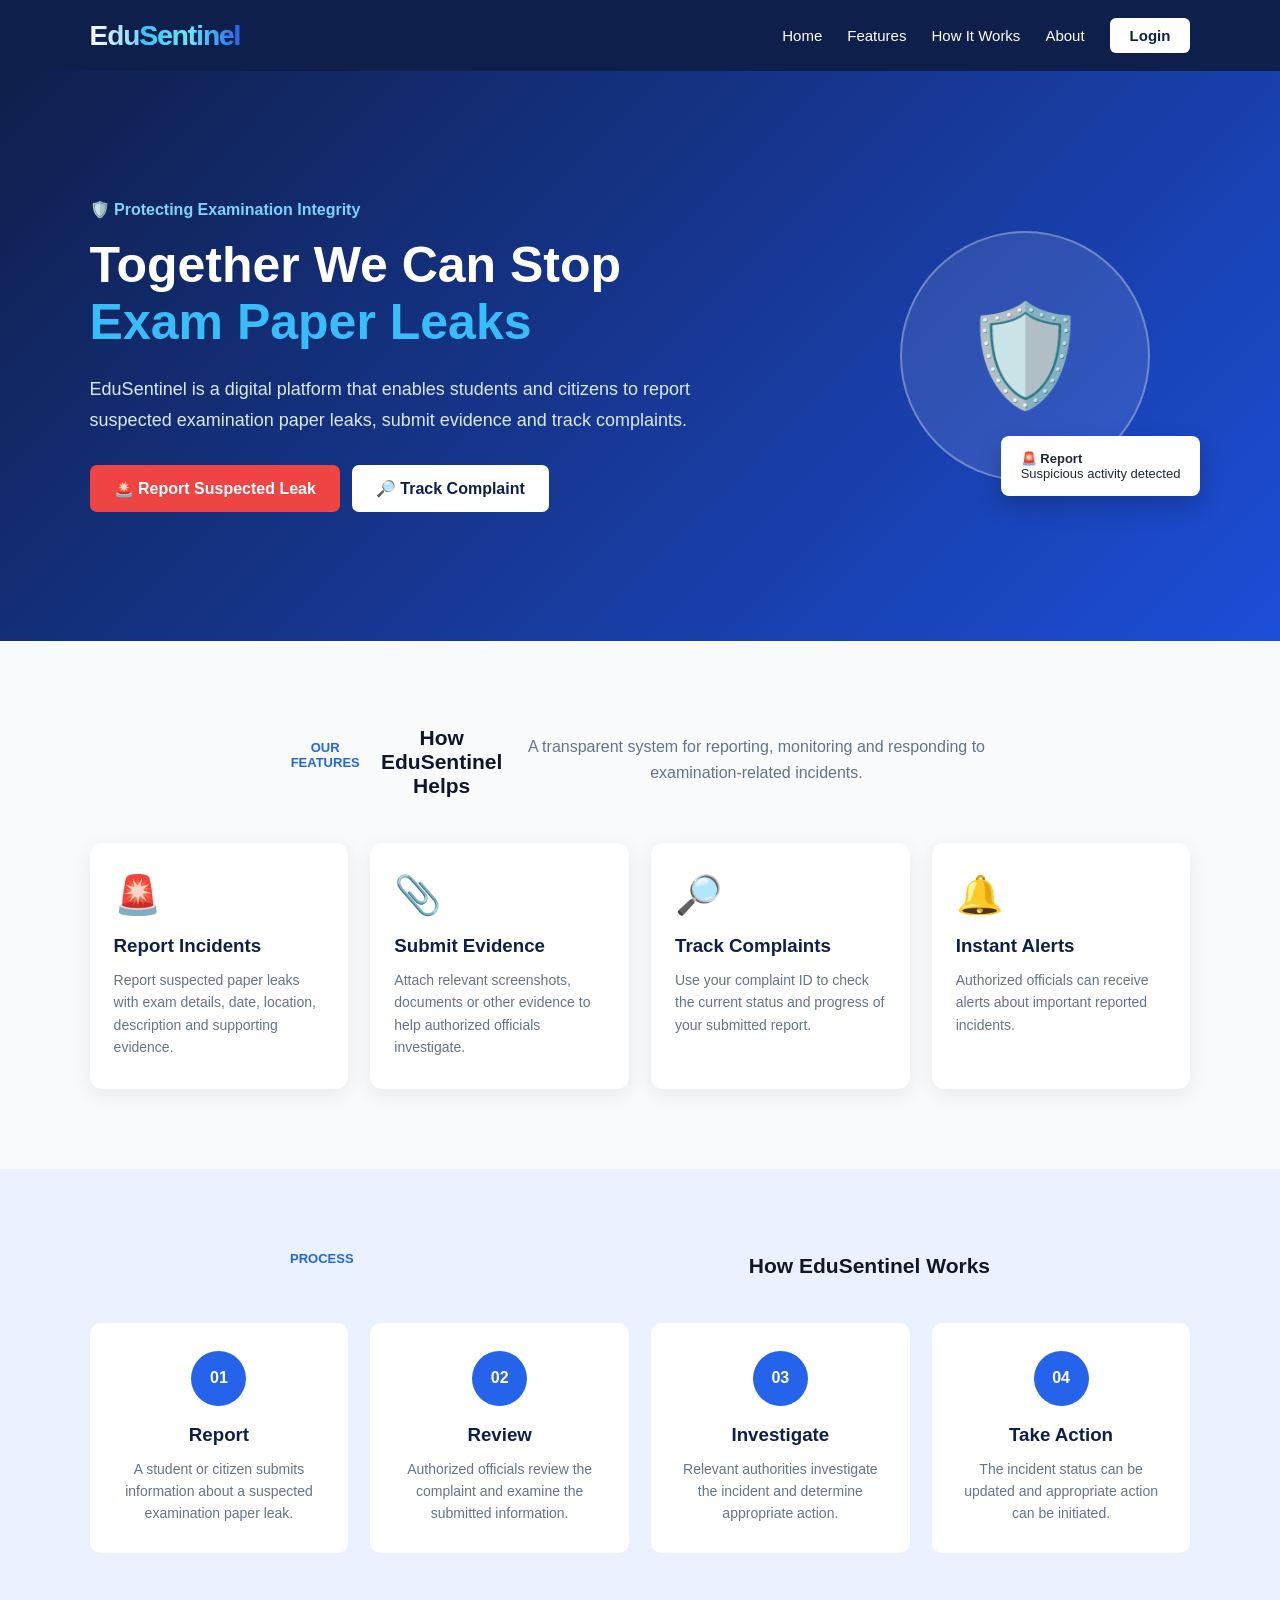
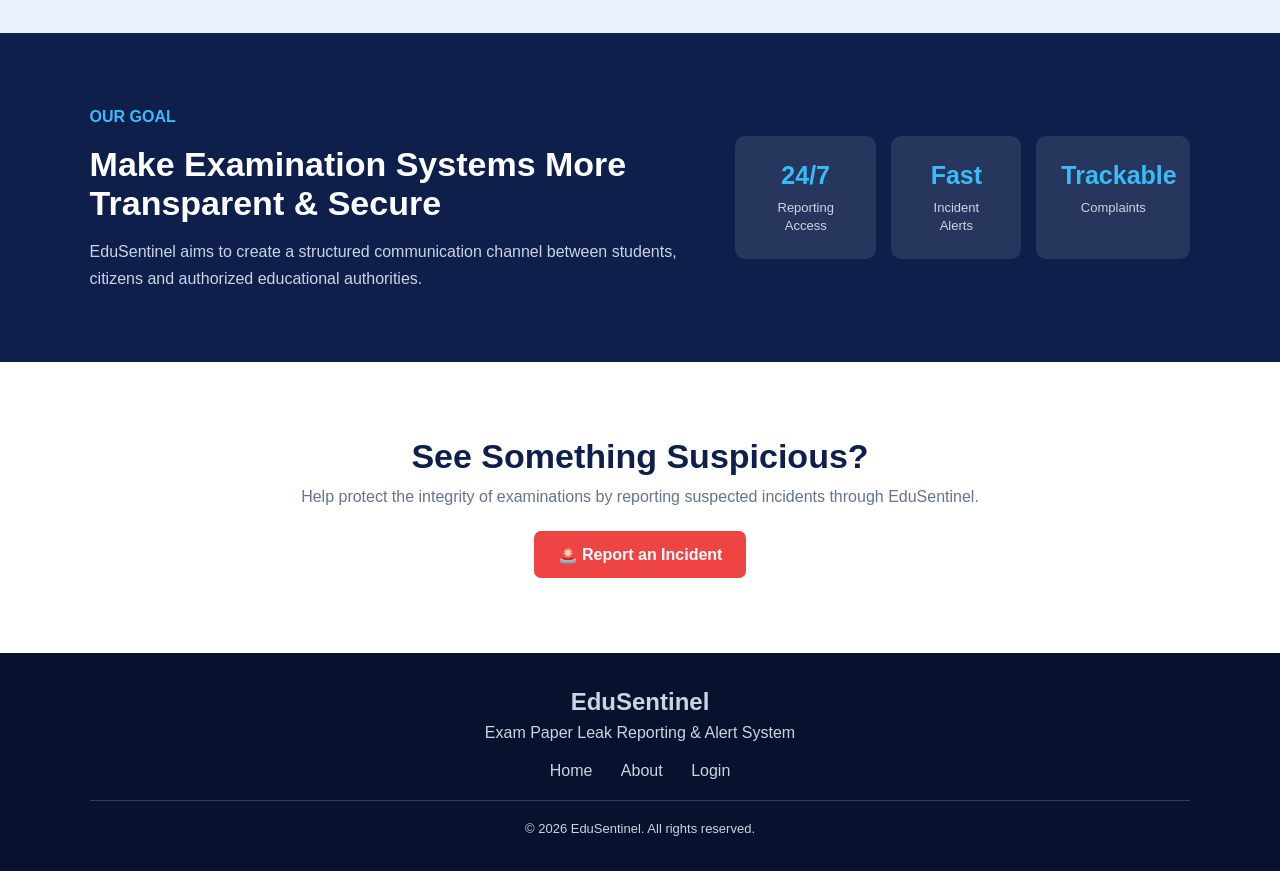
<file: frontend/index.html>
<!DOCTYPE html>
<html lang="en">

<head>
    <meta charset="UTF-8">
    <meta name="viewport" content="width=device-width, initial-scale=1.0">

    <title>EduSentinel | Exam Integrity Platform</title>

    <link rel="stylesheet" href="css/style.css">
</head>

<body>

    <!-- ================= NAVBAR ================= -->

    <header class="navbar">

        <div class="logo">
            Edu<span>Sentinel</span>
        </div>

        <nav>
            <a href="index.html">Home</a>
            <a href="#features">Features</a>
            <a href="#how-it-works">How It Works</a>
            <a href="about.html">About</a>
            <a href="login.html" class="login-btn">Login</a>
        </nav>

    </header>


    <!-- ================= HERO SECTION ================= -->

    <section class="hero">

        <div class="hero-content">

            <p class="hero-tag">
                🛡️ Protecting Examination Integrity
            </p>

            <h1>
                Together We Can Stop
                <span>Exam Paper Leaks</span>
            </h1>

            <p class="hero-description">
                EduSentinel is a digital platform that enables students
                and citizens to report suspected examination paper leaks,
                submit evidence and track complaints.
            </p>

            <div class="hero-buttons">

                <a href="report.html" class="primary-btn">
                    🚨 Report Suspected Leak
                </a>

                <a href="track-complaint.html" class="secondary-btn">
                    🔎 Track Complaint
                </a>

            </div>

        </div>


        <div class="hero-visual">

            <div class="shield">
                🛡️
            </div>

            <div class="alert-card">
                🚨 <strong>Report</strong>
                <br>
                Suspicious activity detected
            </div>

        </div>

    </section>


    <!-- ================= FEATURES ================= -->

    <section class="features" id="features">

        <div class="section-heading">

            <p>OUR FEATURES</p>

            <h2>How EduSentinel Helps</h2>

            <span>
                A transparent system for reporting, monitoring
                and responding to examination-related incidents.
            </span>

        </div>


        <div class="feature-container">

            <div class="feature-card">

                <div class="feature-icon">
                    🚨
                </div>

                <h3>Report Incidents</h3>

                <p>
                    Report suspected paper leaks with exam details,
                    date, location, description and supporting evidence.
                </p>

            </div>


            <div class="feature-card">

                <div class="feature-icon">
                    📎
                </div>

                <h3>Submit Evidence</h3>

                <p>
                    Attach relevant screenshots, documents or other
                    evidence to help authorized officials investigate.
                </p>

            </div>


            <div class="feature-card">

                <div class="feature-icon">
                    🔎
                </div>

                <h3>Track Complaints</h3>

                <p>
                    Use your complaint ID to check the current status
                    and progress of your submitted report.
                </p>

            </div>


            <div class="feature-card">

                <div class="feature-icon">
                    🔔
                </div>

                <h3>Instant Alerts</h3>

                <p>
                    Authorized officials can receive alerts about
                    important reported incidents.
                </p>

            </div>

        </div>

    </section>


    <!-- ================= HOW IT WORKS ================= -->

    <section class="how-it-works" id="how-it-works">

        <div class="section-heading">

            <p>PROCESS</p>

            <h2>How EduSentinel Works</h2>

        </div>


        <div class="steps">

            <div class="step">

                <div class="step-number">
                    01
                </div>

                <h3>Report</h3>

                <p>
                    A student or citizen submits information
                    about a suspected examination paper leak.
                </p>

            </div>


            <div class="step">

                <div class="step-number">
                    02
                </div>

                <h3>Review</h3>

                <p>
                    Authorized officials review the complaint
                    and examine the submitted information.
                </p>

            </div>


            <div class="step">

                <div class="step-number">
                    03
                </div>

                <h3>Investigate</h3>

                <p>
                    Relevant authorities investigate the incident
                    and determine appropriate action.
                </p>

            </div>


            <div class="step">

                <div class="step-number">
                    04
                </div>

                <h3>Take Action</h3>

                <p>
                    The incident status can be updated and
                    appropriate action can be initiated.
                </p>

            </div>

        </div>

    </section>


    <!-- ================= IMPACT SECTION ================= -->

    <section class="impact">

        <div class="impact-content">

            <p>OUR GOAL</p>

            <h2>
                Make Examination Systems
                More Transparent & Secure
            </h2>

            <p>
                EduSentinel aims to create a structured communication
                channel between students, citizens and authorized
                educational authorities.
            </p>

        </div>


        <div class="impact-box">

            <div>
                <strong>24/7</strong>
                <span>Reporting Access</span>
            </div>

            <div>
                <strong>Fast</strong>
                <span>Incident Alerts</span>
            </div>

            <div>
                <strong>Trackable</strong>
                <span>Complaints</span>
            </div>

        </div>

    </section>


    <!-- ================= CALL TO ACTION ================= -->

    <section class="cta">

        <h2>See Something Suspicious?</h2>

        <p>
            Help protect the integrity of examinations by reporting
            suspected incidents through EduSentinel.
        </p>

        <a href="report.html" class="primary-btn">
            🚨 Report an Incident
        </a>

    </section>


    <!-- ================= FOOTER ================= -->

    <footer>

        <div class="footer-logo">
            Edu<span>Sentinel</span>
        </div>

        <p>
            Exam Paper Leak Reporting & Alert System
        </p>

        <div class="footer-links">
            <a href="index.html">Home</a>
            <a href="about.html">About</a>
            <a href="login.html">Login</a>
        </div>

        <hr>

        <p class="copyright">
            © 2026 EduSentinel. All rights reserved.
        </p>

    </footer>


</body>

</html>
</file>
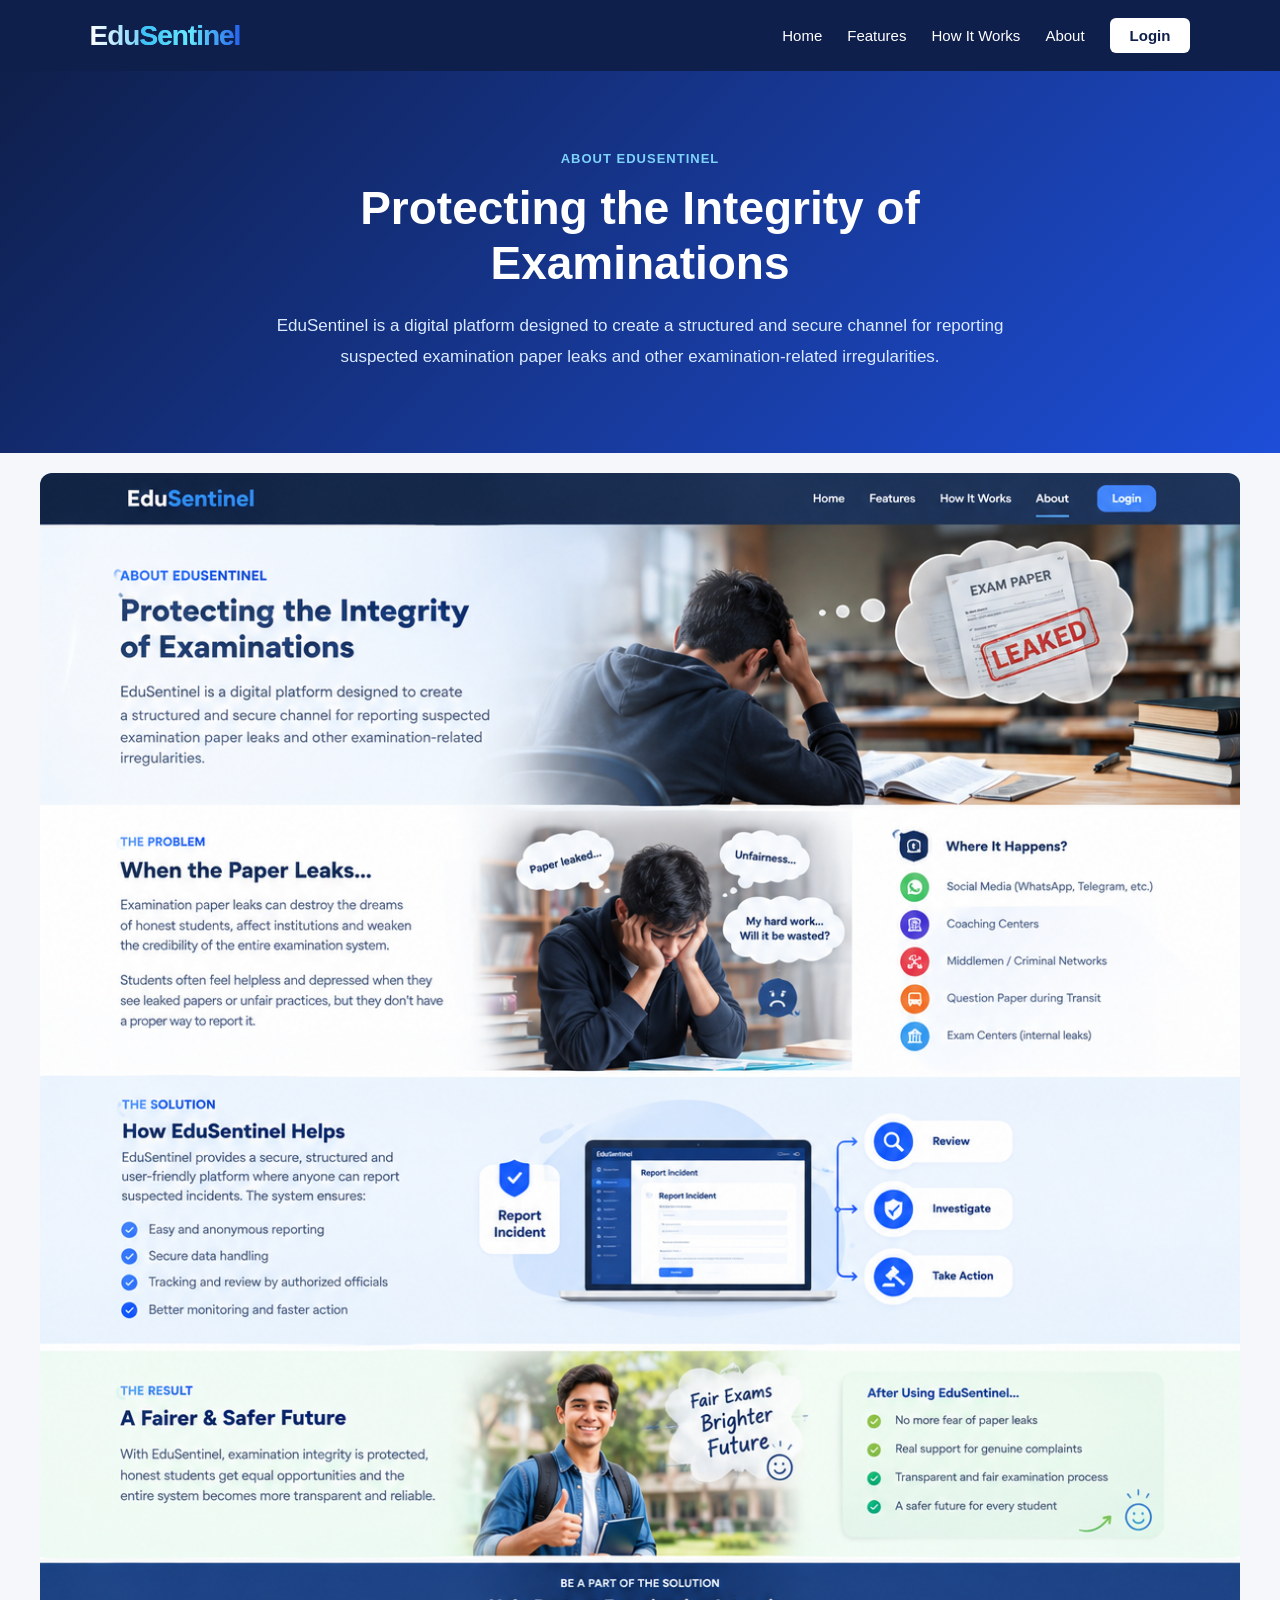
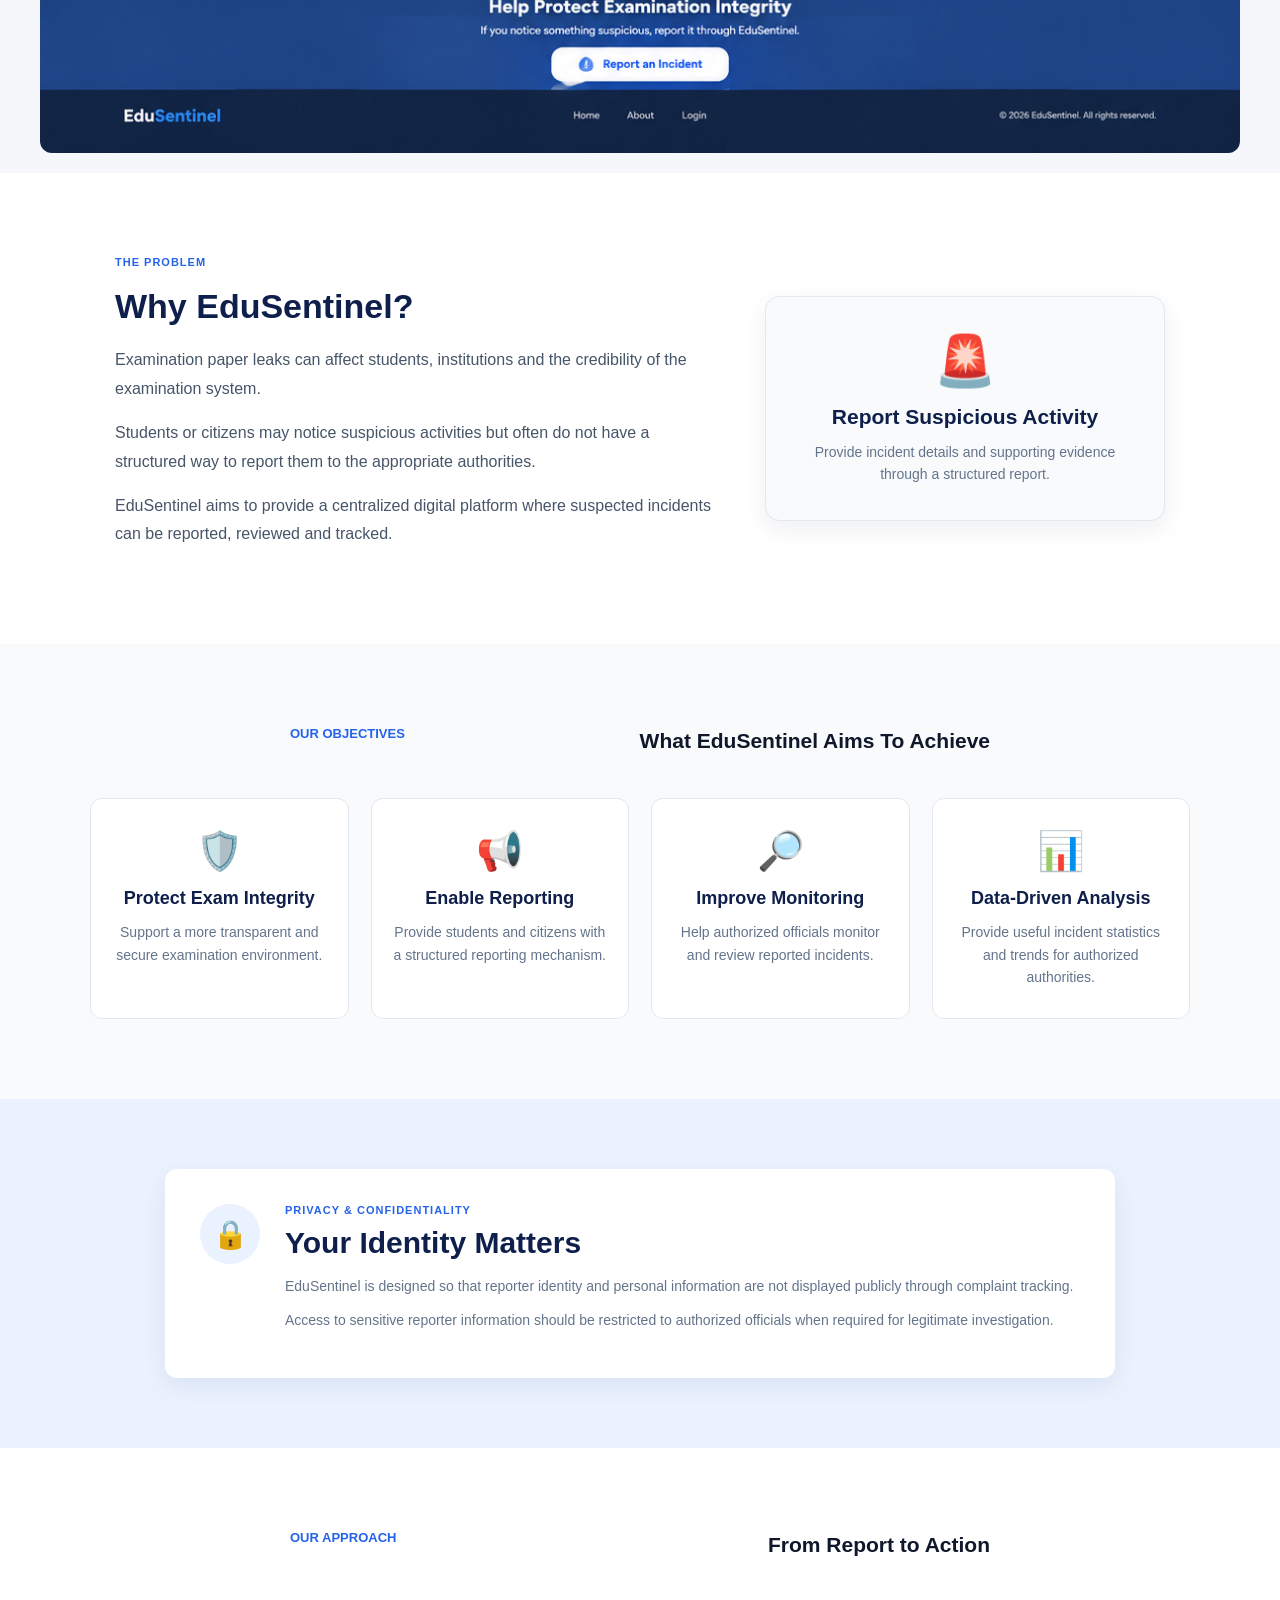
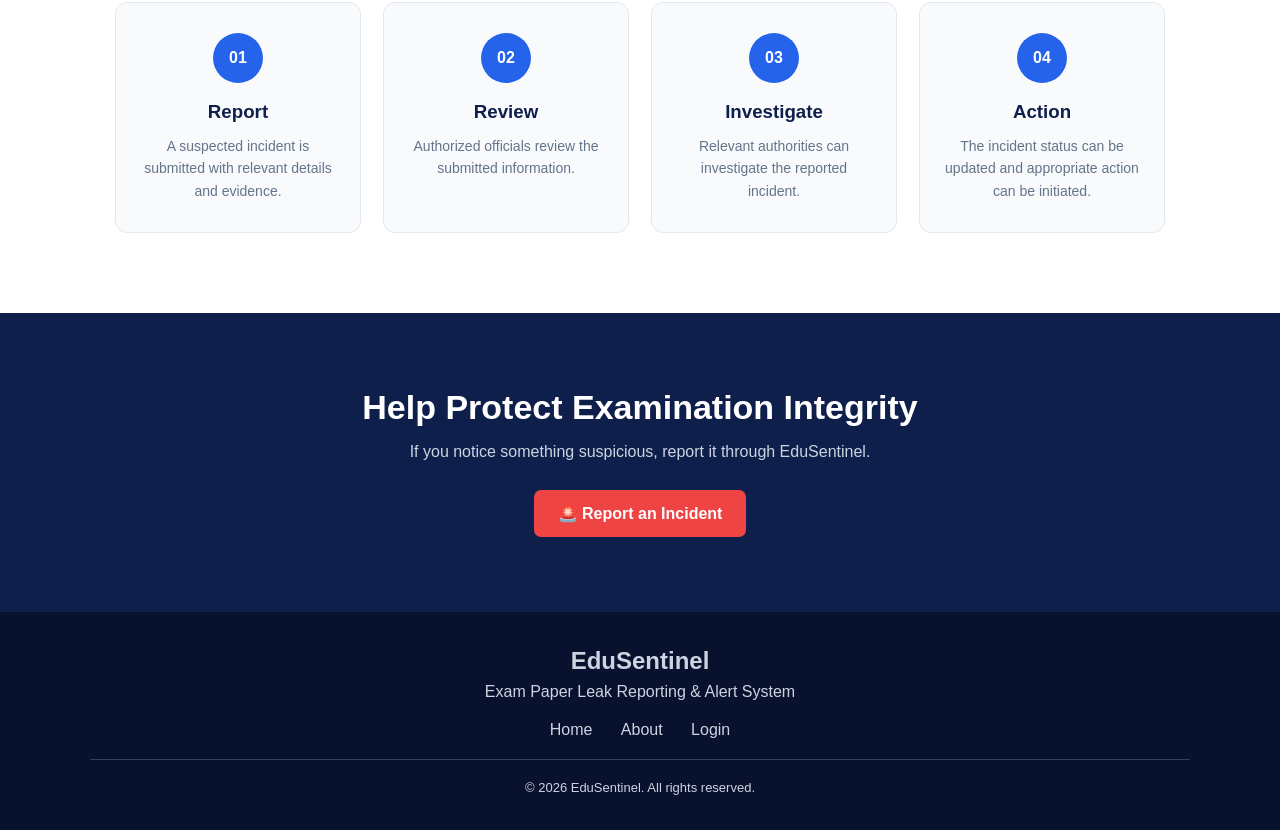
<file: frontend/about.html>
<!DOCTYPE html>
<html lang="en">

<head>

    <meta charset="UTF-8">

    <meta
        name="viewport"
        content="width=device-width, initial-scale=1.0"
    >

    <title>About | EduSentinel</title>

    <link
        rel="stylesheet"
        href="css/style.css"
    >

</head>


<body>


    <!-- =====================================================
         NAVBAR
    ====================================================== -->

    <header class="navbar">

        <div class="logo">
            Edu<span>Sentinel</span>
        </div>


        <nav>

            <a href="index.html">
                Home
            </a>

            <a href="index.html#features">
                Features
            </a>

            <a href="index.html#how-it-works">
                How It Works
            </a>

            <a href="about.html">
                About
            </a>

            <a href="login.html" class="login-btn">
                Login
            </a>

        </nav>

    </header>



    <!-- =====================================================
         ABOUT HERO
    ====================================================== -->

    <section class="about-hero">

        <div class="about-hero-content">

            <p class="about-tag">
                ABOUT EDUSENTINEL
            </p>

            <h1>
                Protecting the Integrity
                of Examinations
            </h1>

            <p>
                EduSentinel is a digital platform designed to
                create a structured and secure channel for
                reporting suspected examination paper leaks
                and other examination-related irregularities.
            </p>

        </div>

    </section>
     <img
    src="assets/edusentinel-about.png"
    alt="EduSentinel - Protecting Examination Integrity"
    class="about-image"
    >




    <!-- =====================================================
         PROBLEM SECTION
    ====================================================== -->

    <section class="about-section">

        <div class="about-content">

            <div class="about-text">

                <p class="section-label">
                    THE PROBLEM
                </p>

                <h2>
                    Why EduSentinel?
                </h2>

                <p>
                    Examination paper leaks can affect students,
                    institutions and the credibility of the
                    examination system.
                </p>

                <p>
                    Students or citizens may notice suspicious
                    activities but often do not have a structured
                    way to report them to the appropriate
                    authorities.
                </p>

                <p>
                    EduSentinel aims to provide a centralized
                    digital platform where suspected incidents
                    can be reported, reviewed and tracked.
                </p>

            </div>


            <div class="about-highlight">

                <div class="highlight-icon">
                    🚨
                </div>

                <h3>
                    Report Suspicious Activity
                </h3>

                <p>
                    Provide incident details and supporting
                    evidence through a structured report.
                </p>

            </div>

        </div>

    </section>



    <!-- =====================================================
         OBJECTIVES
    ====================================================== -->

    <section class="objectives-section">

        <div class="section-heading">

            <p>
                OUR OBJECTIVES
            </p>

            <h2>
                What EduSentinel Aims To Achieve
            </h2>

        </div>


        <div class="objectives-container">


            <div class="objective-card">

                <div class="objective-icon">
                    🛡️
                </div>

                <h3>
                    Protect Exam Integrity
                </h3>

                <p>
                    Support a more transparent and secure
                    examination environment.
                </p>

            </div>


            <div class="objective-card">

                <div class="objective-icon">
                    📢
                </div>

                <h3>
                    Enable Reporting
                </h3>

                <p>
                    Provide students and citizens with a
                    structured reporting mechanism.
                </p>

            </div>


            <div class="objective-card">

                <div class="objective-icon">
                    🔎
                </div>

                <h3>
                    Improve Monitoring
                </h3>

                <p>
                    Help authorized officials monitor and
                    review reported incidents.
                </p>

            </div>


            <div class="objective-card">

                <div class="objective-icon">
                    📊
                </div>

                <h3>
                    Data-Driven Analysis
                </h3>

                <p>
                    Provide useful incident statistics and
                    trends for authorized authorities.
                </p>

            </div>


        </div>

    </section>



    <!-- =====================================================
         PRIVACY SECTION
    ====================================================== -->

    <section class="privacy-section">

        <div class="privacy-container">

            <div class="privacy-icon">
                🔒
            </div>


            <div>

                <p class="section-label">
                    PRIVACY & CONFIDENTIALITY
                </p>

                <h2>
                    Your Identity Matters
                </h2>

                <p>
                    EduSentinel is designed so that reporter
                    identity and personal information are not
                    displayed publicly through complaint tracking.
                </p>

                <p>
                    Access to sensitive reporter information
                    should be restricted to authorized officials
                    when required for legitimate investigation.
                </p>

            </div>

        </div>

    </section>



    <!-- =====================================================
         HOW IT WORKS
    ====================================================== -->

    <section class="about-process">

        <div class="section-heading">

            <p>
                OUR APPROACH
            </p>

            <h2>
                From Report to Action
            </h2>

        </div>


        <div class="about-process-container">


            <div class="process-card">

                <span>
                    01
                </span>

                <h3>
                    Report
                </h3>

                <p>
                    A suspected incident is submitted with
                    relevant details and evidence.
                </p>

            </div>


            <div class="process-card">

                <span>
                    02
                </span>

                <h3>
                    Review
                </h3>

                <p>
                    Authorized officials review the submitted
                    information.
                </p>

            </div>


            <div class="process-card">

                <span>
                    03
                </span>

                <h3>
                    Investigate
                </h3>

                <p>
                    Relevant authorities can investigate the
                    reported incident.
                </p>

            </div>


            <div class="process-card">

                <span>
                    04
                </span>

                <h3>
                    Action
                </h3>

                <p>
                    The incident status can be updated and
                    appropriate action can be initiated.
                </p>

            </div>


        </div>

    </section>



    <!-- =====================================================
         CALL TO ACTION
    ====================================================== -->

    <section class="about-cta">

        <h2>
            Help Protect Examination Integrity
        </h2>

        <p>
            If you notice something suspicious,
            report it through EduSentinel.
        </p>

        <a
            href="report.html"
            class="primary-btn"
        >
            🚨 Report an Incident
        </a>

    </section>



    <!-- =====================================================
         FOOTER
    ====================================================== -->

    <footer>

        <div class="footer-logo">
            Edu<span>Sentinel</span>
        </div>

        <p>
            Exam Paper Leak Reporting & Alert System
        </p>


        <div class="footer-links">

            <a href="index.html">
                Home
            </a>

            <a href="about.html">
                About
            </a>

            <a href="login.html">
                Login
            </a>

        </div>


        <hr>


        <p class="copyright">
            © 2026 EduSentinel. All rights reserved.
        </p>

    </footer>


</body>

</html>
</file>
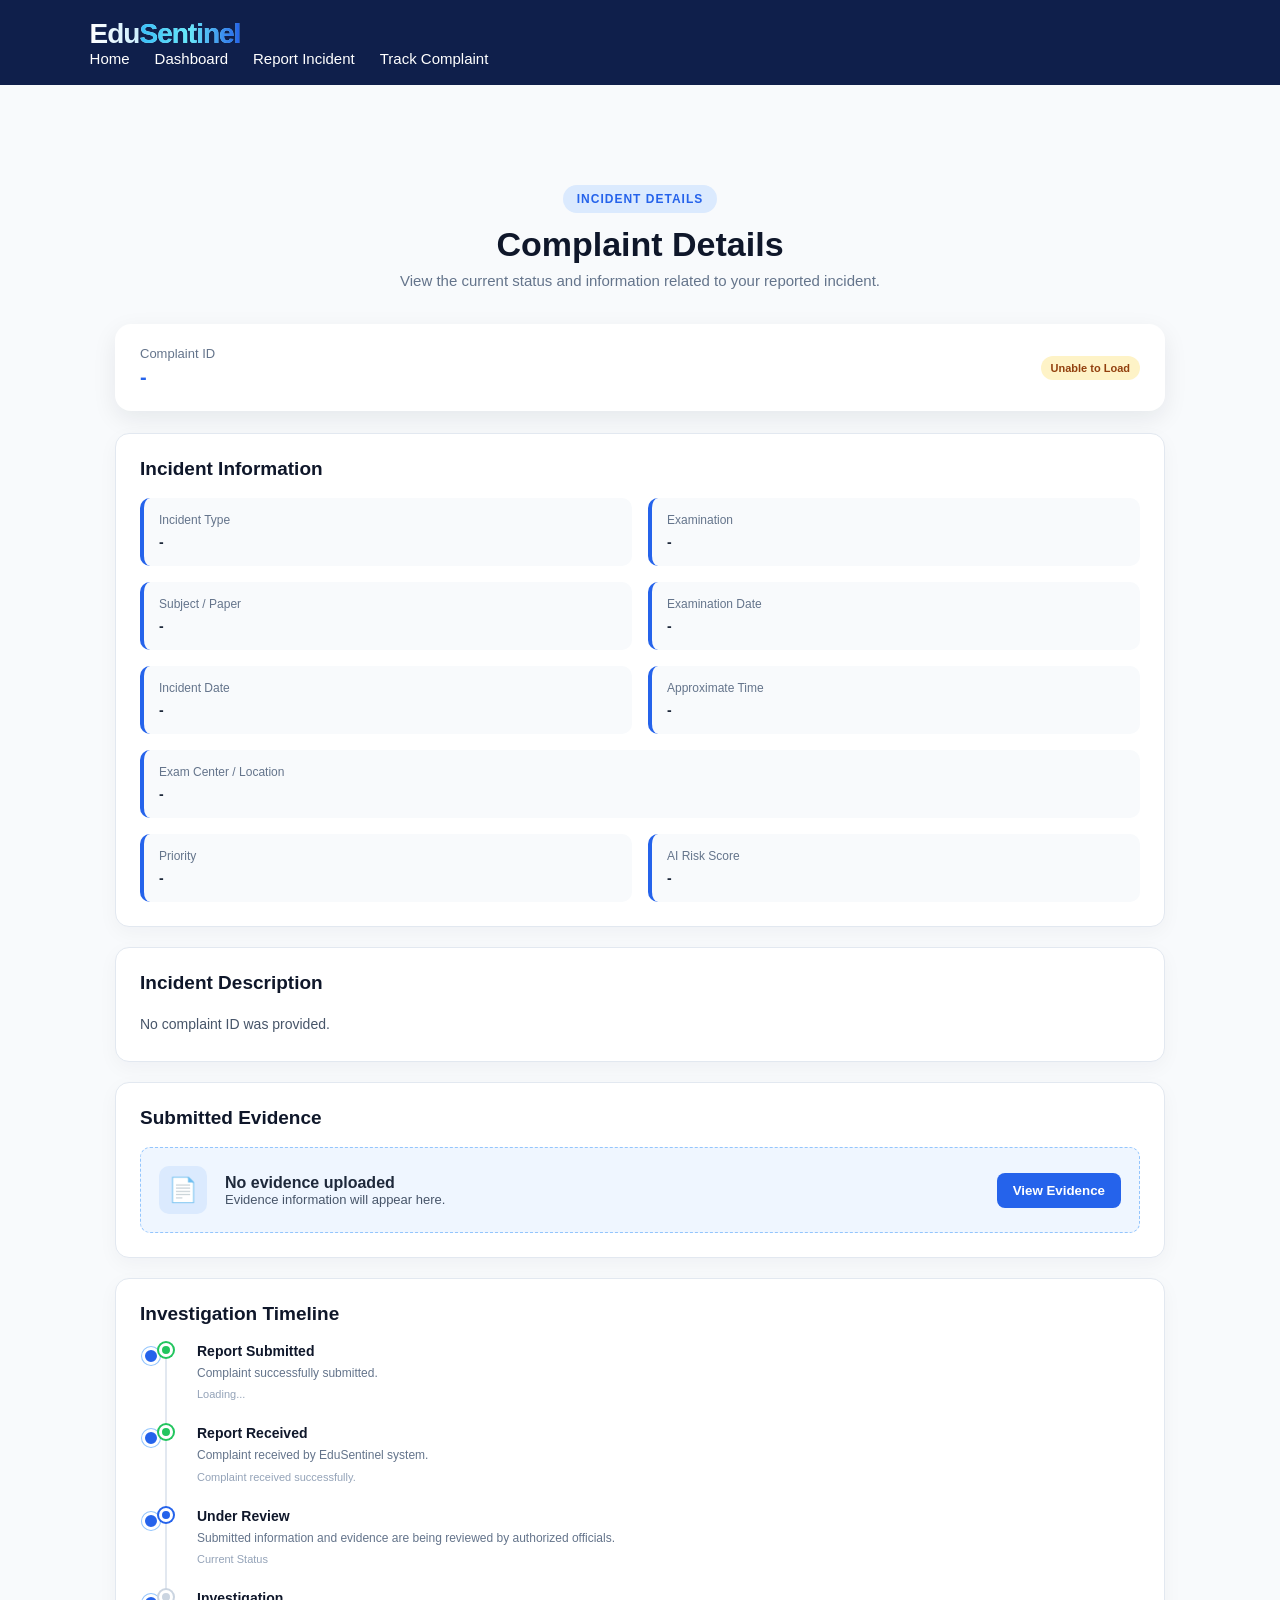
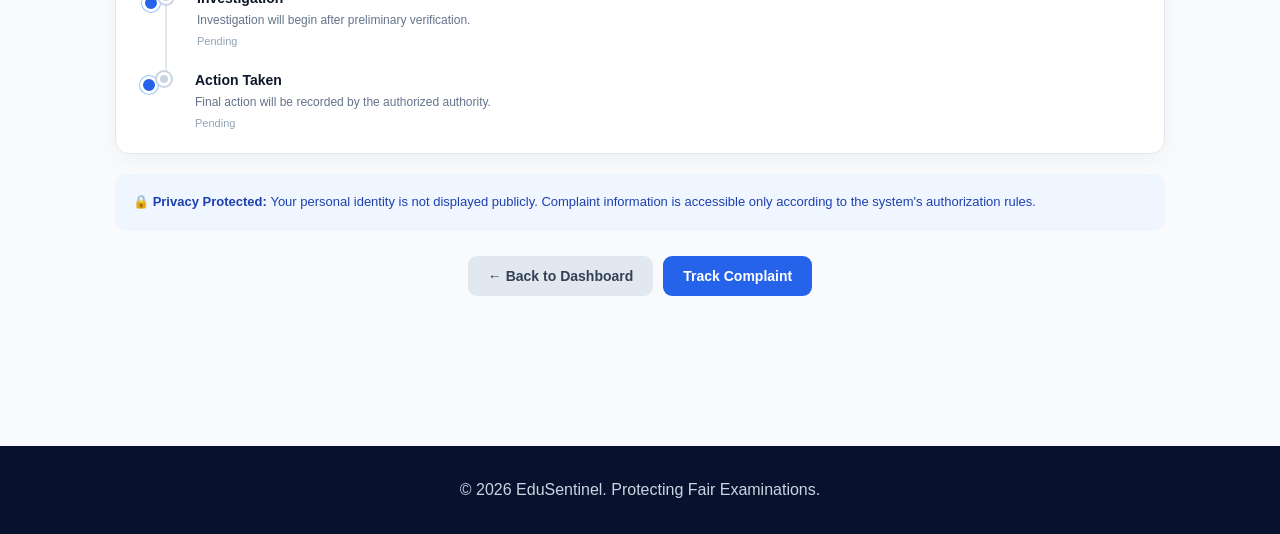
<file: frontend/incident-details.html>
<!DOCTYPE html>
<html lang="en">

<head>

    <meta charset="UTF-8">

    <meta name="viewport"
          content="width=device-width, initial-scale=1.0">

    <title>Incident Details - EduSentinel</title>

    <link rel="stylesheet"
          href="css/style.css">

    <link rel="stylesheet"
          href="css/dashboard.css">

</head>


<body>


<!-- ================= NAVBAR ================= -->

<header class="navbar">

    <div class="nav-container">

        <div class="logo">
            Edu<span>Sentinel</span>
        </div>


        <nav class="nav-links">

            <a href="index.html">
                Home
            </a>

            <a href="student-dashboard.html">
                Dashboard
            </a>

            <a href="report.html">
                Report Incident
            </a>

            <a href="track-complaint.html">
                Track Complaint
            </a>

        </nav>

    </div>

</header>



<!-- ================= INCIDENT DETAILS ================= -->

<main class="incident-details-page">

    <div class="incident-container">


        <!-- ================= PAGE HEADER ================= -->

        <div class="incident-header">

            <span class="incident-badge">
                INCIDENT DETAILS
            </span>

            <h1>
                Complaint Details
            </h1>

            <p>
                View the current status and information related to your
                reported incident.
            </p>

        </div>



        <!-- ================= COMPLAINT ID + STATUS ================= -->

        <div class="incident-id-card">

            <div>

                <span>
                    Complaint ID
                </span>

                <strong id="complaintId">
                    Loading...
                </strong>

            </div>


            <span id="complaintStatus"
                  class="status-badge review">

                Loading...

            </span>

        </div>



        <!-- ================= INCIDENT INFORMATION ================= -->

        <section class="incident-card">

            <h2>
                Incident Information
            </h2>


            <div class="incident-grid">


                <!-- Incident Type -->

                <div class="detail-item">

                    <span>
                        Incident Type
                    </span>

                    <strong id="incidentType">
                        Loading...
                    </strong>

                </div>



                <!-- Examination -->

                <div class="detail-item">

                    <span>
                        Examination
                    </span>

                    <strong id="examName">
                        Loading...
                    </strong>

                </div>



                <!-- Subject -->

                <div class="detail-item">

                    <span>
                        Subject / Paper
                    </span>

                    <strong id="subjectName">
                        Loading...
                    </strong>

                </div>



                <!-- Examination Date -->

                <div class="detail-item">

                    <span>
                        Examination Date
                    </span>

                    <strong id="examDate">
                        Loading...
                    </strong>

                </div>



                <!-- Incident Date -->

                <div class="detail-item">

                    <span>
                        Incident Date
                    </span>

                    <strong id="incidentDate">
                        Loading...
                    </strong>

                </div>



                <!-- Incident Time -->

                <div class="detail-item">

                    <span>
                        Approximate Time
                    </span>

                    <strong id="incidentTime">
                        Loading...
                    </strong>

                </div>



                <!-- Location -->

                <div class="detail-item full-width">

                    <span>
                        Exam Center / Location
                    </span>

                    <strong id="examLocation">
                        Loading...
                    </strong>

                </div>



                <!-- Priority -->

                <div class="detail-item">

                    <span>
                        Priority
                    </span>

                    <strong id="complaintPriority">
                        Loading...
                    </strong>

                </div>



                <!-- AI Risk Score -->

                <div class="detail-item">

                    <span>
                        AI Risk Score
                    </span>

                    <strong id="riskScore">
                        Loading...
                    </strong>

                </div>

            </div>

        </section>



        <!-- ================= DESCRIPTION ================= -->

        <section class="incident-card">

            <h2>
                Incident Description
            </h2>


            <p id="incidentDescription"
               class="incident-description">

                Loading complaint description...

            </p>

        </section>



        <!-- ================= EVIDENCE ================= -->

        <section class="incident-card">

            <h2>
                Submitted Evidence
            </h2>


            <div class="evidence-box">


                <div class="evidence-icon">
                    📄
                </div>


                <div>

                    <strong id="evidenceName">
                        No evidence uploaded
                    </strong>


                    <p id="evidenceDescription">

                        Evidence information will appear here.

                    </p>

                </div>


                <button
                    id="viewEvidenceBtn"
                    class="view-evidence-btn"
                    type="button">

                    View Evidence

                </button>

            </div>

        </section>



        <!-- ================= INVESTIGATION TIMELINE ================= -->

        <section class="incident-card">

            <h2>
                Investigation Timeline
            </h2>


            <div class="incident-timeline">


                <!-- REPORT SUBMITTED -->

                <div id="submittedTimeline"
                     class="timeline-item completed">

                    <div class="timeline-dot"></div>


                    <div class="timeline-content">

                        <h3>
                            Report Submitted
                        </h3>

                        <p>
                            Complaint successfully submitted.
                        </p>


                        <small id="submittedTime">
                            Loading...
                        </small>

                    </div>

                </div>



                <!-- REPORT RECEIVED -->

                <div id="receivedTimeline"
                     class="timeline-item completed">

                    <div class="timeline-dot"></div>


                    <div class="timeline-content">

                        <h3>
                            Report Received
                        </h3>

                        <p>
                            Complaint received by EduSentinel system.
                        </p>


                        <small id="receivedTime">
                            Complaint received successfully.
                        </small>

                    </div>

                </div>



                <!-- UNDER REVIEW -->

                <div id="reviewTimeline"
                     class="timeline-item active">

                    <div class="timeline-dot"></div>


                    <div class="timeline-content">

                        <h3>
                            Under Review
                        </h3>

                        <p>
                            Submitted information and evidence are being
                            reviewed by authorized officials.
                        </p>


                        <small id="reviewTime">
                            Current Status
                        </small>

                    </div>

                </div>



                <!-- INVESTIGATION -->

                <div id="investigationTimeline"
                     class="timeline-item">

                    <div class="timeline-dot"></div>


                    <div class="timeline-content">

                        <h3>
                            Investigation
                        </h3>

                        <p>
                            Investigation will begin after preliminary
                            verification.
                        </p>


                        <small id="investigationTime">
                            Pending
                        </small>

                    </div>

                </div>



                <!-- ACTION TAKEN -->

                <div id="actionTimeline"
                     class="timeline-item">

                    <div class="timeline-dot"></div>


                    <div class="timeline-content">

                        <h3>
                            Action Taken
                        </h3>

                        <p>
                            Final action will be recorded by the
                            authorized authority.
                        </p>


                        <small id="actionTime">
                            Pending
                        </small>

                    </div>

                </div>

            </div>

        </section>



        <!-- ================= PRIVACY ================= -->

        <div class="incident-privacy">

            🔒

            <strong>
                Privacy Protected:
            </strong>

            Your personal identity is not displayed publicly.
            Complaint information is accessible only according
            to the system's authorization rules.

        </div>



        <!-- ================= BUTTONS ================= -->

        <div class="incident-actions">


            <a href="student-dashboard.html"
               class="back-dashboard-btn">

                ← Back to Dashboard

            </a>


            <a href="track-complaint.html"
               class="track-btn">

                Track Complaint

            </a>

        </div>

    </div>

</main>



<!-- ================= FOOTER ================= -->

<footer class="footer">

    <p>
        © 2026 EduSentinel. Protecting Fair Examinations.
    </p>

</footer>



<!-- =====================================================
     REAL BACKEND INTEGRATION
===================================================== -->

<script>

document.addEventListener(
    "DOMContentLoaded",
    function () {


        /* ==========================================
           GET COMPLAINT ID FROM URL
        ========================================== */

        const params =
            new URLSearchParams(
                window.location.search
            );


        const complaintId =
            params.get("id");


        /* ==========================================
           CHECK COMPLAINT ID
        ========================================== */

        if (!complaintId) {

            showError(
                "No complaint ID was provided."
            );

            return;

        }



        /* ==========================================
           LOAD COMPLAINT
        ========================================== */

        loadComplaint(
            complaintId
        );



        /* ==========================================
           LOAD COMPLAINT FUNCTION
        ========================================== */

        async function loadComplaint(
            id
        ) {

            try {


                const response =
                    await fetch(
                        "http://localhost:8080/api/complaints/" +
                        encodeURIComponent(id)
                    );



                const data =
                    await response.json();



                console.log(
                    "Incident Details Response:",
                    data
                );



                /* ==================================
                   CHECK RESPONSE
                ================================== */

                if (
                    !response.ok ||
                    !data.success
                ) {

                    showError(
                        data.message ||
                        "Complaint not found."
                    );

                    return;

                }



                /* ==================================
                   BASIC INFORMATION
                ================================== */

                setText(
                    "complaintId",
                    data.complaintId
                );


                setText(
                    "complaintStatus",
                    data.status || "Received"
                );


                setText(
                    "incidentType",
                    data.incidentType ||
                    "-"
                );


                setText(
                    "examName",
                    data.examName ||
                    "-"
                );


                setText(
                    "subjectName",
                    data.subject ||
                    "-"
                );


                setText(
                    "examDate",
                    formatDate(
                        data.examDate
                    )
                );


                setText(
                    "incidentDate",
                    formatDate(
                        data.incidentDate
                    )
                );


                setText(
                    "incidentTime",
                    formatTime(
                        data.incidentTime
                    )
                );


                setText(
                    "examLocation",
                    data.examLocation ||
                    "-"
                );


                setText(
                    "complaintPriority",
                    data.priority ||
                    "Medium"
                );


                setText(
                    "riskScore",
                    (
                        data.riskScore != null
                            ? data.riskScore + "%"
                            : "-"
                    )
                );


                setText(
                    "incidentDescription",
                    data.description ||
                    "No description provided."
                );



                /* ==================================
                   SUBMITTED TIME
                ================================== */

                if (
                    data.submittedAt
                ) {

                    setText(
                        "submittedTime",
                        formatDateTime(
                            data.submittedAt
                        )
                    );

                }



                /* ==================================
                   STATUS STYLE
                ================================== */

                updateStatusStyle(
                    data.status
                );



                /* ==================================
                   TIMELINE
                ================================== */

                updateTimeline(
                    data.status
                );



                /* ==================================
                   LOAD EVIDENCE
                ================================== */

                await loadEvidence(
                    data.complaintId
                );


            }
            catch (error) {


                console.error(
                    "Incident Details Error:",
                    error
                );


                showError(
                    "Unable to connect to EduSentinel backend. " +
                    "Please make sure Spring Boot is running on port 8080."
                );

            }

        }



        /* ==========================================
           LOAD EVIDENCE
        ========================================== */

        async function loadEvidence(
            id
        ) {

            try {


                const response =
                    await fetch(
                        "http://localhost:8080/api/evidence/complaint/" +
                        encodeURIComponent(id)
                    );



                if (!response.ok) {

                    showNoEvidence();

                    return;

                }



                const evidence =
                    await response.json();



                console.log(
                    "Incident Evidence:",
                    evidence
                );



                if (
                    !Array.isArray(evidence) ||
                    evidence.length === 0
                ) {

                    showNoEvidence();

                    return;

                }



                /* ==================================
                   DISPLAY FIRST EVIDENCE
                ================================== */

                const item =
                    evidence[0];


                setText(
                    "evidenceName",
                    item.fileName ||
                    "Evidence File"
                );


                setText(
                    "evidenceDescription",
                    item.description ||
                    "Supporting evidence submitted with this complaint."
                );



                /* ==================================
                   VIEW EVIDENCE BUTTON
                ================================== */

                const button =
                    document.getElementById(
                        "viewEvidenceBtn"
                    );


                if (button) {

                    button.disabled =
                        !item.filePath;


                    if (item.filePath) {

                        button.textContent =
                            "View Evidence";


                        button.onclick =
                            function () {

                                alert(
                                    "Evidence file:\n\n" +
                                    item.fileName +
                                    "\n\nStored at:\n" +
                                    item.filePath
                                );

                            };

                    }
                    else {

                        button.textContent =
                            "Evidence Unavailable";

                    }

                }

            }
            catch (error) {

                console.error(
                    "Evidence Loading Error:",
                    error
                );


                showNoEvidence();

            }

        }



        /* ==========================================
           NO EVIDENCE
        ========================================== */

        function showNoEvidence() {

            setText(
                "evidenceName",
                "No evidence uploaded"
            );


            setText(
                "evidenceDescription",
                "No evidence has been submitted with this complaint."
            );


            const button =
                document.getElementById(
                    "viewEvidenceBtn"
                );


            if (button) {

                button.disabled =
                    true;

                button.textContent =
                    "No Evidence";

            }

        }



        /* ==========================================
           UPDATE STATUS STYLE
        ========================================== */

        function updateStatusStyle(
            status
        ) {

            const element =
                document.getElementById(
                    "complaintStatus"
                );


            if (!element) {
                return;
            }


            element.classList.remove(
                "review",
                "critical",
                "investigating",
                "resolved"
            );


            const value =
                (
                    status ||
                    "Received"
                ).toLowerCase();



            if (
                value.includes("resolved") ||
                value.includes("closed")
            ) {

                element.classList.add(
                    "resolved"
                );

            }
            else if (
                value.includes("investigat")
            ) {

                element.classList.add(
                    "investigating"
                );

            }
            else if (
                value.includes("critical")
            ) {

                element.classList.add(
                    "critical"
                );

            }
            else {

                element.classList.add(
                    "review"
                );

            }

        }



        /* ==========================================
           UPDATE TIMELINE
        ========================================== */

        function updateTimeline(
            status
        ) {


            const review =
                document.getElementById(
                    "reviewTimeline"
                );


            const investigation =
                document.getElementById(
                    "investigationTimeline"
                );


            const action =
                document.getElementById(
                    "actionTimeline"
                );


            if (
                !review ||
                !investigation ||
                !action
            ) {

                return;

            }



            /* Remove previous states */

            review.classList.remove(
                "active",
                "completed"
            );


            investigation.classList.remove(
                "active",
                "completed"
            );


            action.classList.remove(
                "active",
                "completed"
            );



            const value =
                (
                    status ||
                    "Received"
                ).toLowerCase();



            /* ==================================
               RECEIVED / REVIEW
            ================================== */

            if (
                value.includes("received") ||
                value.includes("review")
            ) {

                review.classList.add(
                    "active"
                );

            }



            /* ==================================
               INVESTIGATING
            ================================== */

            else if (
                value.includes("investigat")
            ) {

                review.classList.add(
                    "completed"
                );


                investigation.classList.add(
                    "active"
                );

            }



            /* ==================================
               RESOLVED
            ================================== */

            else if (
                value.includes("resolved") ||
                value.includes("closed")
            ) {

                review.classList.add(
                    "completed"
                );


                investigation.classList.add(
                    "completed"
                );


                action.classList.add(
                    "completed"
                );


                action.classList.add(
                    "active"
                );

            }



            /* ==================================
               OTHER STATUS
            ================================== */

            else {

                review.classList.add(
                    "active"
                );

            }

        }



        /* ==========================================
           SET TEXT SAFELY
        ========================================== */

        function setText(
            id,
            value
        ) {

            const element =
                document.getElementById(
                    id
                );


            if (element) {

                element.textContent =
                    value != null &&
                    value !== ""
                        ? value
                        : "-";

            }

        }



        /* ==========================================
           FORMAT DATE
        ========================================== */

        function formatDate(
            value
        ) {

            if (!value) {
                return "-";
            }


            try {

                const date =
                    new Date(
                        value
                    );


                if (
                    isNaN(
                        date.getTime()
                    )
                ) {

                    return value;

                }


                return date.toLocaleDateString(
                    "en-IN",
                    {
                        day: "2-digit",
                        month: "long",
                        year: "numeric"
                    }
                );

            }
            catch (error) {

                return value;

            }

        }



        /* ==========================================
           FORMAT TIME
        ========================================== */

        function formatTime(
            value
        ) {

            if (!value) {
                return "-";
            }


            /* Handle HH:mm:ss */

            if (
                typeof value === "string" &&
                value.includes(":")
            ) {

                const parts =
                    value.split(":");


                if (
                    parts.length >= 2
                ) {

                    let hour =
                        parseInt(
                            parts[0],
                            10
                        );


                    const minute =
                        parts[1];


                    if (
                        !isNaN(hour)
                    ) {

                        const suffix =
                            hour >= 12
                                ? "PM"
                                : "AM";


                        hour =
                            hour % 12 ||
                            12;


                        return (
                            String(hour)
                                .padStart(2, "0") +
                            ":" +
                            minute +
                            " " +
                            suffix
                        );

                    }

                }

            }


            return value;

        }



        /* ==========================================
           FORMAT DATE + TIME
        ========================================== */

        function formatDateTime(
            value
        ) {

            if (!value) {
                return "-";
            }


            try {

                const date =
                    new Date(
                        value
                    );


                if (
                    isNaN(
                        date.getTime()
                    )
                ) {

                    return value;

                }


                return date.toLocaleString(
                    "en-IN",
                    {
                        day: "2-digit",
                        month: "short",
                        year: "numeric",
                        hour: "2-digit",
                        minute: "2-digit"
                    }
                );

            }
            catch (error) {

                return value;

            }

        }



        /* ==========================================
           SHOW ERROR
        ========================================== */

        function showError(
            message
        ) {


            setText(
                "complaintId",
                complaintId || "-"
            );


            setText(
                "complaintStatus",
                "Unable to Load"
            );


            setText(
                "incidentDescription",
                message
            );


            setText(
                "incidentType",
                "-"
            );


            setText(
                "examName",
                "-"
            );


            setText(
                "subjectName",
                "-"
            );


            setText(
                "examDate",
                "-"
            );


            setText(
                "incidentDate",
                "-"
            );


            setText(
                "incidentTime",
                "-"
            );


            setText(
                "examLocation",
                "-"
            );


            setText(
                "complaintPriority",
                "-"
            );


            setText(
                "riskScore",
                "-"
            );

        }

    }

);

</script>


</body>

</html>
</file>
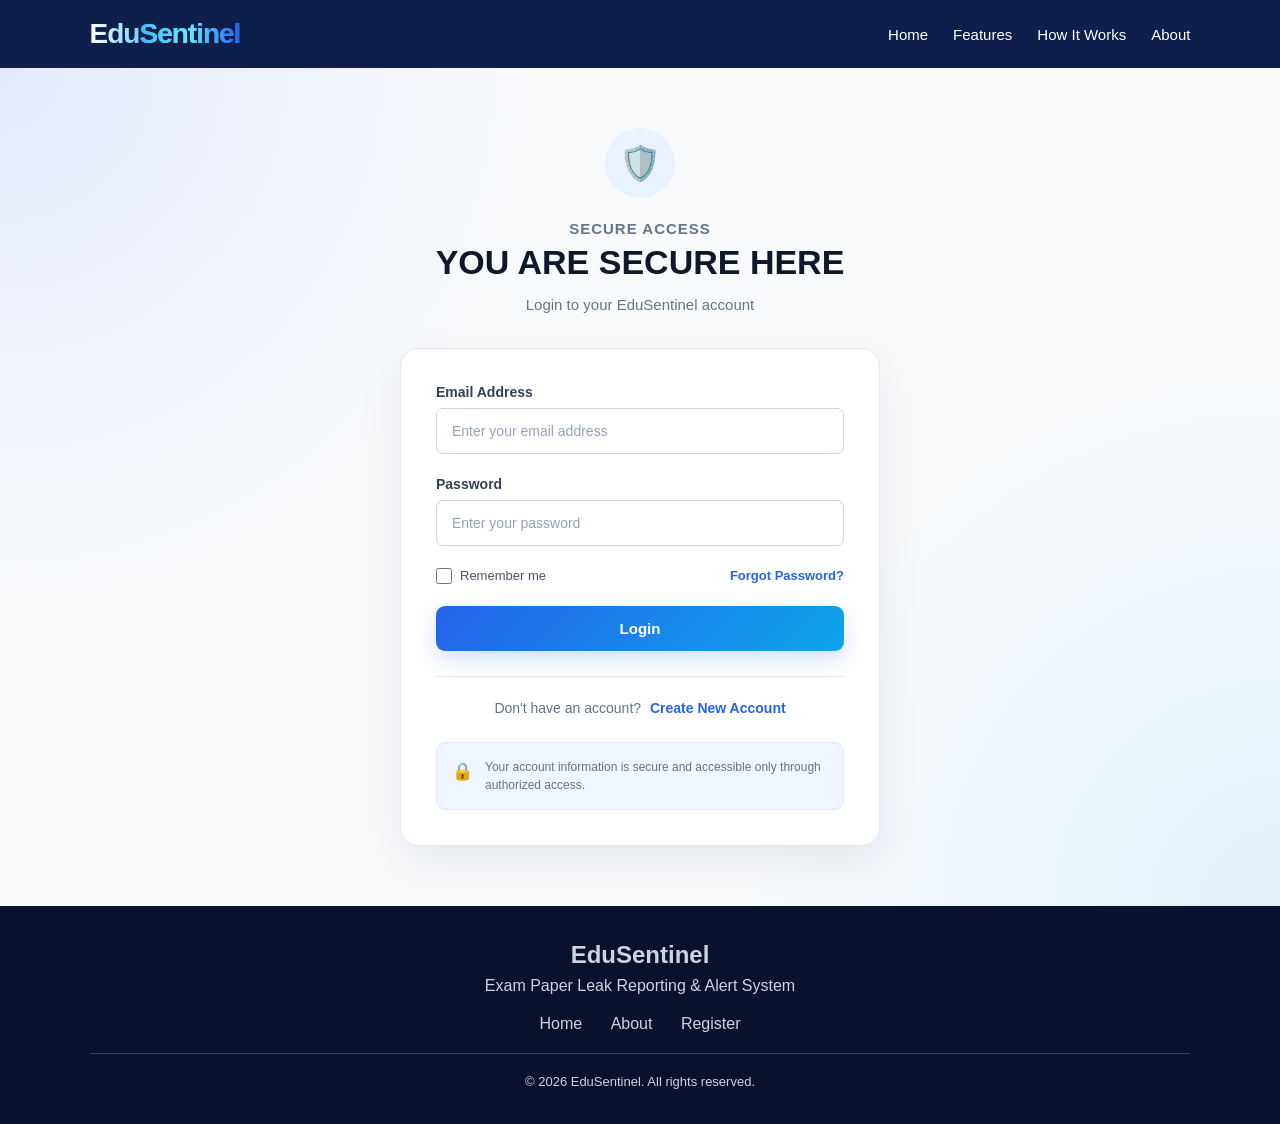
<file: frontend/login.html>
<!DOCTYPE html>
<html lang="en">

<head>

    <!-- ================= BASIC SETTINGS ================= -->

    <meta charset="UTF-8">

    <meta
        name="viewport"
        content="width=device-width, initial-scale=1.0"
    >

    <title>Login | EduSentinel</title>


    <!-- ================= CSS ================= -->

    <link
        rel="stylesheet"
        href="css/style.css"
    >
<link rel="stylesheet" href="css/auth.css">
</head>


<body>


    <!-- =====================================================
         NAVIGATION BAR
    ====================================================== -->

    <header class="navbar">

        <!-- LOGO -->

        <div class="logo">
            Edu<span>Sentinel</span>
        </div>


        <!-- NAVIGATION LINKS -->

        <nav>

            <a href="index.html">
                Home
            </a>

            <a href="index.html#features">
                Features
            </a>

            <a href="index.html#how-it-works">
                How It Works
            </a>

            <a href="about.html">
                About
            </a>

        </nav>

    </header>



    <!-- =====================================================
         LOGIN PAGE
    ====================================================== -->

    <main class="login-page">


        <!-- =================================================
             LOGIN CONTAINER
        ================================================== -->

        <div class="login-container">


            <!-- ================= LOGIN HEADER ================= -->

            <div class="login-header">

                <div class="login-icon">
                    🛡️
                </div>


                <p class="login-tag">
                    SECURE ACCESS
                </p>


                <h1>
                    YOU ARE SECURE HERE
                </h1>


                <p class="login-subtitle">
                    Login to your EduSentinel account
                </p>

            </div>



            <!-- ================= LOGIN CARD ================= -->

            <div class="login-card">


                <!-- LOGIN FORM -->

                <form class="login-form">


                    <!-- ================= EMAIL ================= -->

                    <div class="login-field">

                        <label for="email">
                            Email Address
                        </label>


                        <input
                            type="email"
                            id="email"
                            name="email"
                            placeholder="Enter your email address"
                            autocomplete="email"
                            required
                        >

                    </div>



                    <!-- ================= PASSWORD ================= -->

                    <div class="login-field">

                        <label for="password">
                            Password
                        </label>


                        <input
                            type="password"
                            id="password"
                            name="password"
                            placeholder="Enter your password"
                            autocomplete="current-password"
                            required
                        >

                    </div>



                    <!-- ================= REMEMBER ME ================= -->

                    <div class="login-options">

                        <label class="remember-option">

                            <input
                                type="checkbox"
                                id="remember"
                                name="remember"
                            >

                            <span>
                                Remember me
                            </span>

                        </label>


                        <a
                            href="#"
                            class="forgot-password"
                        >
                            Forgot Password?
                        </a>

                    </div>



                    <!-- ================= LOGIN BUTTON ================= -->

                    <button
                        type="submit"
                        class="login-button"
                    >
                        Login
                    </button>


                </form>



                <!-- ================= REGISTER ================= -->

                <div class="register-box">

                    <p>
                        Don't have an account?
                    </p>


                    <a href="register.html">
                        Create New Account
                    </a>

                </div>



                <!-- ================= SECURITY NOTICE ================= -->

                <div class="security-notice">

                    <span>
                        🔒
                    </span>


                    <p>
                        Your account information is secure
                        and accessible only through authorized access.
                    </p>

                </div>


            </div>


        </div>


    </main>



    <!-- =====================================================
         FOOTER
    ====================================================== -->

    <footer>

        <div class="footer-logo">
            Edu<span>Sentinel</span>
        </div>


        <p>
            Exam Paper Leak Reporting & Alert System
        </p>


        <div class="footer-links">

            <a href="index.html">
                Home
            </a>

            <a href="about.html">
                About
            </a>

            <a href="register.html">
                Register
            </a>

        </div>


        <hr>


        <p class="copyright">
            © 2026 EduSentinel. All rights reserved.
        </p>

    </footer>

    <script src="js/auth.js"></script>


</body>

</html>
</file>
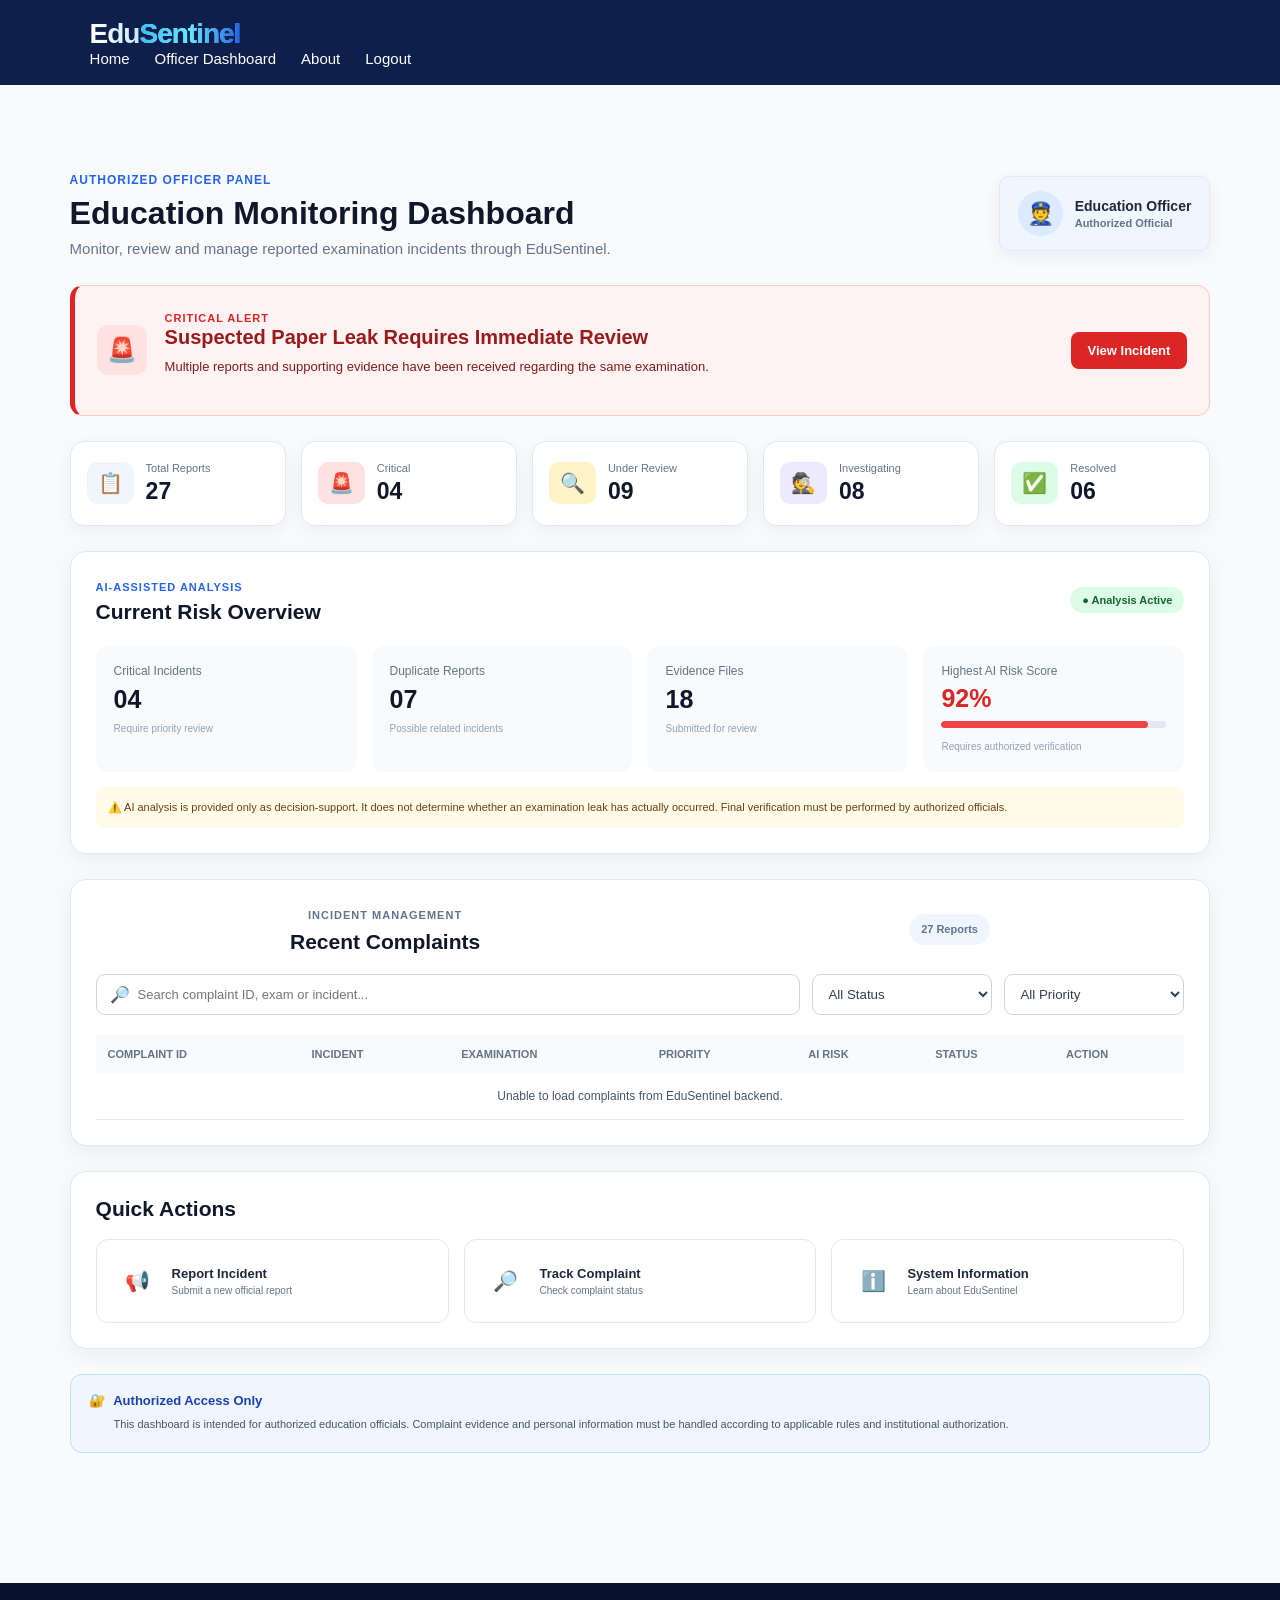
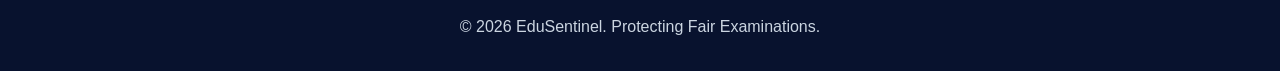
<file: frontend/officer-dashboard.html>
<!DOCTYPE html>
<html lang="en">

<head>
    <meta charset="UTF-8">
    <meta name="viewport" content="width=device-width, initial-scale=1.0">

    <title>Officer Dashboard - EduSentinel</title>

    <link rel="stylesheet" href="css/style.css">
    <link rel="stylesheet" href="css/dashboard.css">
</head>

<body>

<!-- =====================================================
     NAVBAR
===================================================== -->

<header class="navbar">

    <div class="nav-container">

        <div class="logo">
            Edu<span>Sentinel</span>
        </div>

        <nav class="nav-links">

            <a href="index.html">Home</a>

            <a href="officer-dashboard.html" class="active">
                Officer Dashboard
            </a>

            <a href="about.html">About</a>

            <a href="login.html">Logout</a>

        </nav>

    </div>

</header>


<!-- =====================================================
     MAIN OFFICER DASHBOARD
===================================================== -->

<main class="officer-dashboard">

    <div class="officer-container">


        <!-- =================================================
             OFFICER HEADER
        ================================================== -->

        <section class="officer-welcome">

            <div>

                <span class="officer-label">
                    AUTHORIZED OFFICER PANEL
                </span>

                <h1>
                    Education Monitoring Dashboard
                </h1>

                <p>
                    Monitor, review and manage reported examination
                    incidents through EduSentinel.
                </p>

            </div>


            <div class="officer-profile">

                <div class="officer-avatar">
                    👮
                </div>

                <div>

                    <strong>
                        Education Officer
                    </strong>

                    <span>
                        Authorized Official
                    </span>

                </div>

            </div>

        </section>


        <!-- =================================================
             ALERT BANNER
        ================================================== -->

        <section class="critical-alert">

            <div class="critical-icon">
                🚨
            </div>

            <div class="critical-content">

                <span>
                    CRITICAL ALERT
                </span>

                <h2>
                    Suspected Paper Leak Requires Immediate Review
                </h2>

                <p>
                    Multiple reports and supporting evidence have
                    been received regarding the same examination.
                </p>

            </div>

            <a href="incident-details.html?id=EDU-2026-00125"
               class="critical-button">

                View Incident

            </a>

        </section>


        <!-- =================================================
             STATISTICS
        ================================================== -->

        <section class="officer-stats">


            <div class="officer-stat-card">

                <div class="stat-icon">
                    📋
                </div>

                <div>

                    <span>
                        Total Reports
                    </span>

                    <strong>
                        27
                    </strong>

                </div>

            </div>


            <div class="officer-stat-card critical-stat">

                <div class="stat-icon">
                    🚨
                </div>

                <div>

                    <span>
                        Critical
                    </span>

                    <strong>
                        04
                    </strong>

                </div>

            </div>


            <div class="officer-stat-card review-stat">

                <div class="stat-icon">
                    🔍
                </div>

                <div>

                    <span>
                        Under Review
                    </span>

                    <strong>
                        09
                    </strong>

                </div>

            </div>


            <div class="officer-stat-card investigation-stat">

                <div class="stat-icon">
                    🕵️
                </div>

                <div>

                    <span>
                        Investigating
                    </span>

                    <strong>
                        08
                    </strong>

                </div>

            </div>


            <div class="officer-stat-card resolved-stat">

                <div class="stat-icon">
                    ✅
                </div>

                <div>

                    <span>
                        Resolved
                    </span>

                    <strong>
                        06
                    </strong>

                </div>

            </div>

        </section>


        <!-- =================================================
             AI RISK ANALYSIS
        ================================================== -->

        <section class="ai-risk-card">

            <div class="ai-risk-header">

                <div>

                    <span class="ai-label">
                        AI-ASSISTED ANALYSIS
                    </span>

                    <h2>
                        Current Risk Overview
                    </h2>

                </div>

                <span class="ai-status">
                    ● Analysis Active
                </span>

            </div>


            <div class="risk-grid">


                <div class="risk-item">

                    <span>
                        Critical Incidents
                    </span>

                    <strong>
                        04
                    </strong>

                    <small>
                        Require priority review
                    </small>

                </div>


                <div class="risk-item">

                    <span>
                        Duplicate Reports
                    </span>

                    <strong>
                        07
                    </strong>

                    <small>
                        Possible related incidents
                    </small>

                </div>


                <div class="risk-item">

                    <span>
                        Evidence Files
                    </span>

                    <strong>
                        18
                    </strong>

                    <small>
                        Submitted for review
                    </small>

                </div>


                <div class="risk-score">

                    <span>
                        Highest AI Risk Score
                    </span>

                    <strong>
                        92%
                    </strong>

                    <div class="risk-bar">

                        <div class="risk-fill"></div>

                    </div>

                    <small>
                        Requires authorized verification
                    </small>

                </div>

            </div>


            <p class="ai-disclaimer">

                ⚠️ AI analysis is provided only as decision-support.
                It does not determine whether an examination leak
                has actually occurred. Final verification must be
                performed by authorized officials.

            </p>

        </section>


        <!-- =================================================
             REPORTS SECTION
        ================================================== -->

        <section class="officer-reports-card">

            <div class="section-heading">

                <div>

                    <span class="section-label">
                        INCIDENT MANAGEMENT
                    </span>

                    <h2>
                        Recent Complaints
                    </h2>

                </div>

                <span class="report-count">
                    27 Reports
                </span>

            </div>


            <!-- Search + Filter -->

            <div class="report-controls">

                <div class="report-search">

                    🔎

                    <input
                        type="text"
                        id="reportSearch"
                        placeholder="Search complaint ID, exam or incident..."
                    >

                </div>


                <select id="statusFilter">

                    <option value="all">
                        All Status
                    </option>

                    <option value="critical">
                        Critical
                    </option>

                    <option value="review">
                        Under Review
                    </option>

                    <option value="investigating">
                        Investigating
                    </option>

                    <option value="resolved">
                        Resolved
                    </option>

                </select>


                <select id="priorityFilter">

                    <option value="all">
                        All Priority
                    </option>

                    <option value="high">
                        High
                    </option>

                    <option value="medium">
                        Medium
                    </option>

                    <option value="low">
                        Low
                    </option>

                </select>

            </div>


            <!-- =================================================
                 REPORT TABLE
            ================================================== -->

            <div class="reports-table-wrapper">

                <table class="reports-table">

                    <thead>

                        <tr>

                            <th>
                                Complaint ID
                            </th>

                            <th>
                                Incident
                            </th>

                            <th>
                                Examination
                            </th>

                            <th>
                                Priority
                            </th>

                            <th>
                                AI Risk
                            </th>

                            <th>
                                Status
                            </th>

                            <th>
                                Action
                            </th>

                        </tr>

                    </thead>


                    <tbody id="reportsTableBody">


                        <!-- REPORT 1 -->

                        <tr
                            data-status="critical"
                            data-priority="high"
                        >

                            <td>
                                <strong>
                                    EDU-2026-00125
                                </strong>
                            </td>

                            <td>
                                Suspected Paper Leak
                            </td>

                            <td>
                                University Mathematics
                            </td>

                            <td>

                                <span class="priority high">
                                    HIGH
                                </span>

                            </td>

                            <td>

                                <strong class="risk-high">
                                    92%
                                </strong>

                            </td>

                            <td>

                                <span class="table-status critical">
                                    Critical
                                </span>

                            </td>

                            <td>

                                <a
                                    href="incident-details.html?id=EDU-2026-00125"
                                    class="view-report-btn"
                                >
                                    View
                                </a>

                            </td>

                        </tr>


                        <!-- REPORT 2 -->

                        <tr
                            data-status="review"
                            data-priority="medium"
                        >

                            <td>
                                <strong>
                                    EDU-2026-00114
                                </strong>
                            </td>

                            <td>
                                Suspicious Question Paper
                            </td>

                            <td>
                                University Physics
                            </td>

                            <td>

                                <span class="priority medium">
                                    MEDIUM
                                </span>

                            </td>

                            <td>

                                <strong class="risk-medium">
                                    71%
                                </strong>

                            </td>

                            <td>

                                <span class="table-status review">
                                    Under Review
                                </span>

                            </td>

                            <td>

                                <a
                                    href="incident-details.html?id=EDU-2026-00114"
                                    class="view-report-btn"
                                >
                                    View
                                </a>

                            </td>

                        </tr>


                        <!-- REPORT 3 -->

                        <tr
                            data-status="investigating"
                            data-priority="high"
                        >

                            <td>
                                <strong>
                                    EDU-2026-00109
                                </strong>
                            </td>

                            <td>
                                Paper Shared Before Exam
                            </td>

                            <td>
                                Engineering Mathematics
                            </td>

                            <td>

                                <span class="priority high">
                                    HIGH
                                </span>

                            </td>

                            <td>

                                <strong class="risk-high">
                                    87%
                                </strong>

                            </td>

                            <td>

                                <span class="table-status investigating">
                                    Investigating
                                </span>

                            </td>

                            <td>

                                <a
                                    href="incident-details.html?id=EDU-2026-00109"
                                    class="view-report-btn"
                                >
                                    View
                                </a>

                            </td>

                        </tr>


                        <!-- REPORT 4 -->

                        <tr
                            data-status="resolved"
                            data-priority="low"
                        >

                            <td>
                                <strong>
                                    EDU-2026-00098
                                </strong>
                            </td>

                            <td>
                                Unauthorized Access
                            </td>

                            <td>
                                University Chemistry
                            </td>

                            <td>

                                <span class="priority low">
                                    LOW
                                </span>

                            </td>

                            <td>

                                <strong class="risk-low">
                                    34%
                                </strong>

                            </td>

                            <td>

                                <span class="table-status resolved">
                                    Resolved
                                </span>

                            </td>

                            <td>

                                <a
                                    href="incident-details.html?id=EDU-2026-00098"
                                    class="view-report-btn"
                                >
                                    View
                                </a>

                            </td>

                        </tr>


                    </tbody>

                </table>

            </div>

        </section>


        <!-- =================================================
             QUICK ACTIONS
        ================================================== -->

        <section class="officer-quick-actions">

            <h2>
                Quick Actions
            </h2>


            <div class="officer-action-grid">


                <a href="report.html" class="officer-action">

                    <span>
                        📢
                    </span>

                    <div>

                        <strong>
                            Report Incident
                        </strong>

                        <small>
                            Submit a new official report
                        </small>

                    </div>

                </a>


                <a href="track-complaint.html" class="officer-action">

                    <span>
                        🔎
                    </span>

                    <div>

                        <strong>
                            Track Complaint
                        </strong>

                        <small>
                            Check complaint status
                        </small>

                    </div>

                </a>


                <a href="about.html" class="officer-action">

                    <span>
                        ℹ️
                    </span>

                    <div>

                        <strong>
                            System Information
                        </strong>

                        <small>
                            Learn about EduSentinel
                        </small>

                    </div>

                </a>


            </div>

        </section>


        <!-- =================================================
             SECURITY NOTICE
        ================================================== -->

        <div class="officer-security">

            🔐

            <strong>
                Authorized Access Only
            </strong>

            <p>
                This dashboard is intended for authorized education
                officials. Complaint evidence and personal information
                must be handled according to applicable rules and
                institutional authorization.
            </p>

        </div>


    </div>

</main>


<!-- =====================================================
     FOOTER
===================================================== -->

<footer class="footer">

    <p>
        © 2026 EduSentinel. Protecting Fair Examinations.
    </p>

</footer>


<!-- =====================================================
     OFFICER DASHBOARD JAVASCRIPT
===================================================== -->

<script>

    /* =========================================
       SEARCH + FILTER
    ========================================= */

    const searchInput =
        document.getElementById("reportSearch");

    const statusFilter =
        document.getElementById("statusFilter");

    const priorityFilter =
        document.getElementById("priorityFilter");

    const tableRows =
        document.querySelectorAll("#reportsTableBody tr");


    function filterReports() {

        const searchValue =
            searchInput.value.toLowerCase().trim();

        const selectedStatus =
            statusFilter.value;

        const selectedPriority =
            priorityFilter.value;


        tableRows.forEach(function(row) {

            const rowText =
                row.textContent.toLowerCase();

            const rowStatus =
                row.dataset.status;

            const rowPriority =
                row.dataset.priority;


            const matchesSearch =
                rowText.includes(searchValue);


            const matchesStatus =
                selectedStatus === "all" ||
                rowStatus === selectedStatus;


            const matchesPriority =
                selectedPriority === "all" ||
                rowPriority === selectedPriority;


            if (
                matchesSearch &&
                matchesStatus &&
                matchesPriority
            ) {

                row.style.display = "";

            }

            else {

                row.style.display = "none";

            }

        });

    }


    searchInput.addEventListener(
        "input",
        filterReports
    );


    statusFilter.addEventListener(
        "change",
        filterReports
    );


    priorityFilter.addEventListener(
        "change",
        filterReports
    );

</script>

<script src="js/officer.js"></script>


</body>

</html>
</file>
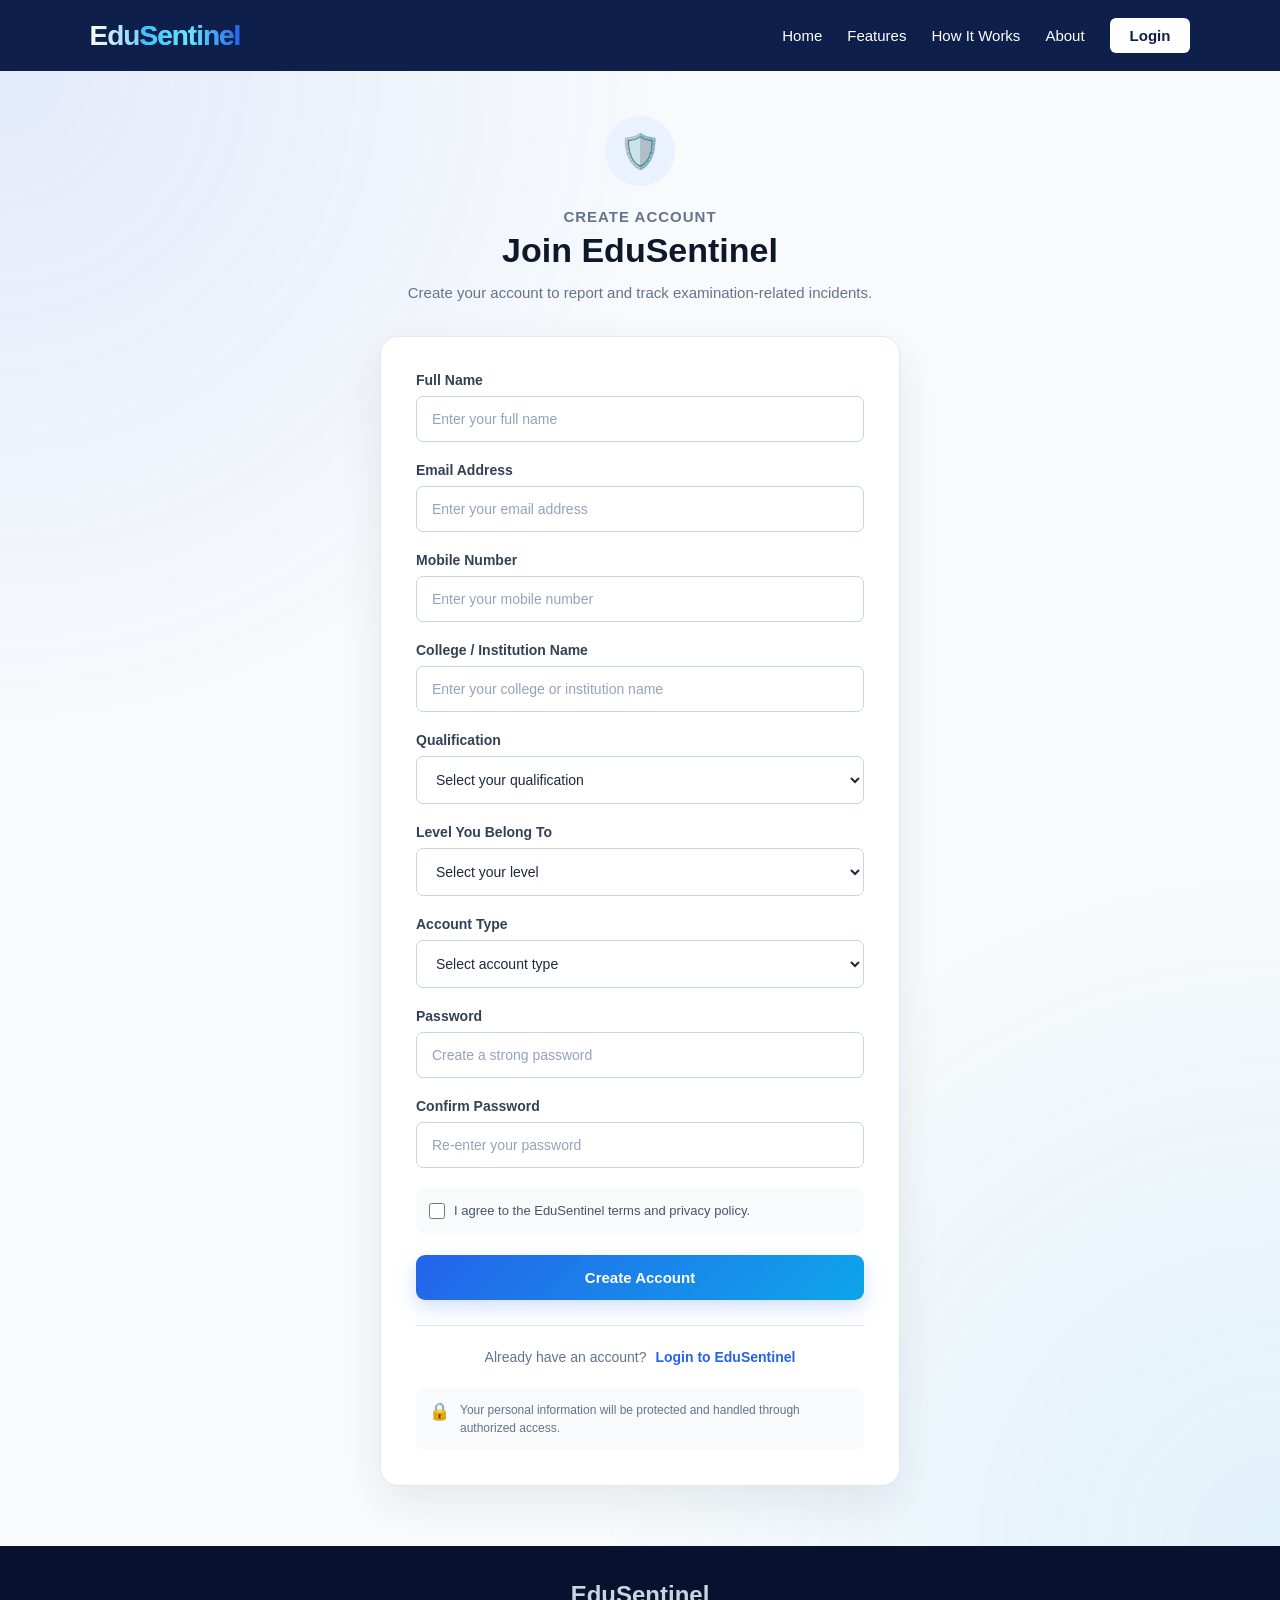
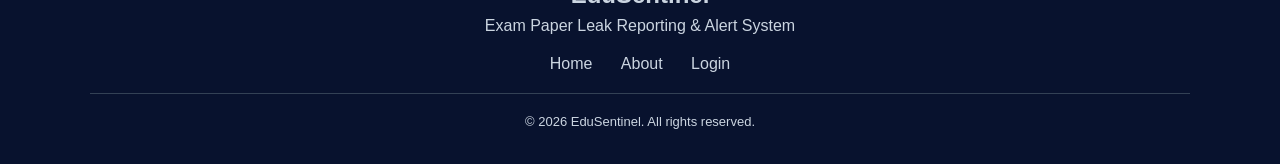
<file: frontend/register.html>
<!DOCTYPE html>
<html lang="en">

<head>

    <meta charset="UTF-8">

    <meta
        name="viewport"
        content="width=device-width, initial-scale=1.0"
    >

    <title>Register | EduSentinel</title>

    <link
        rel="stylesheet"
        href="css/style.css"
    >
    <link rel="stylesheet" href="css/auth.css">
</head>


<body>


    <!-- =====================================================
         NAVBAR
    ====================================================== -->

    <header class="navbar">

        <div class="logo">
            Edu<span>Sentinel</span>
        </div>


        <nav>

            <a href="index.html">
                Home
            </a>

            <a href="index.html#features">
                Features
            </a>

            <a href="index.html#how-it-works">
                How It Works
            </a>

            <a href="about.html">
                About
            </a>

            <a href="login.html" class="login-btn">
                Login
            </a>

        </nav>

    </header>



    <!-- =====================================================
         REGISTER PAGE
    ====================================================== -->

    <main class="register-page">


        <div class="register-container">


            <!-- ================= HEADER ================= -->

            <div class="register-header">

                <div class="register-icon">
                    🛡️
                </div>


                <p class="register-tag">
                    CREATE ACCOUNT
                </p>


                <h1>
                    Join EduSentinel
                </h1>


                <p class="register-subtitle">
                    Create your account to report and track
                    examination-related incidents.
                </p>

            </div>



            <!-- ================= REGISTER CARD ================= -->

            <div class="register-card">


                <form class="register-form">


                    <!-- ================= FULL NAME ================= -->

                    <div class="register-field">

                        <label for="full-name">
                            Full Name
                        </label>

                        <input
                            type="text"
                            id="full-name"
                            name="full-name"
                            placeholder="Enter your full name"
                            autocomplete="name"
                            required
                        >

                    </div>



                    <!-- ================= EMAIL ================= -->

                    <div class="register-field">

                        <label for="email">
                            Email Address
                        </label>

                        <input
                            type="email"
                            id="email"
                            name="email"
                            placeholder="Enter your email address"
                            autocomplete="email"
                            required
                        >

                    </div>



                    <!-- ================= MOBILE ================= -->

                    <div class="register-field">

                        <label for="phone">
                            Mobile Number
                        </label>

                        <input
                            type="tel"
                            id="phone"
                            name="phone"
                            placeholder="Enter your mobile number"
                            autocomplete="tel"
                        >

                    </div>
                    <!-- ================= COLLEGE / INSTITUTION ================= -->

<div class="register-field">

    <label for="college">
        College / Institution Name
    </label>

    <input
        type="text"
        id="college"
        name="college"
        placeholder="Enter your college or institution name"
    >

</div>


<!-- ================= QUALIFICATION ================= -->

<div class="register-field">

    <label for="qualification">
        Qualification
    </label>

    <select
        id="qualification"
        name="qualification"
        required
    >

        <option value="">
            Select your qualification
        </option>

        <option value="10th">
            10th
        </option>

        <option value="12th">
            12th
        </option>

        <option value="diploma">
            Diploma
        </option>

        <option value="graduation">
            Graduation
        </option>

        <option value="post-graduation">
            Post Graduation
        </option>

        <option value="other">
            Other
        </option>

    </select>

</div>
<!-- ================= PERSON LEVEL ================= -->

<div class="register-field">

    <label for="person-level">
        Level You Belong To
    </label>

    <select
        id="person-level"
        name="person-level"
        required
    >

        <option value="">
            Select your level
        </option>

        <option value="school">
            School Level
        </option>

        <option value="college-university">
            College / University Level
        </option>

        <option value="district">
            District Level
        </option>

        <option value="state">
            State Level
        </option>

        <option value="national">
            National Level
        </option>

        <option value="other">
            Other
        </option>

    </select>

</div>



                    <!-- ================= ROLE ================= -->

                    <div class="register-field">

                        <label for="role">
                            Account Type
                        </label>

                        <select
                            id="role"
                            name="role"
                            required
                        >

                            <option value="">
                                Select account type
                            </option>

                            <option value="student">
                                Student
                            </option>

                            <option value="teacher">
                                Teacher
                            </option>

                            <option value="parent">
                                Parent
                            </option>

                            <option value="citizen">
                                Citizen
                            </option>

                        </select>

                    </div>



                    <!-- ================= PASSWORD ================= -->

                    <div class="register-field">

                        <label for="password">
                            Password
                        </label>

                        <input
                            type="password"
                            id="password"
                            name="password"
                            placeholder="Create a strong password"
                            autocomplete="new-password"
                            required
                        >

                    </div>



                    <!-- ================= CONFIRM PASSWORD ================= -->

                    <div class="register-field">

                        <label for="confirm-password">
                            Confirm Password
                        </label>

                        <input
                            type="password"
                            id="confirm-password"
                            name="confirm-password"
                            placeholder="Re-enter your password"
                            autocomplete="new-password"
                            required
                        >

                    </div>



                    <!-- ================= TERMS ================= -->

                    <div class="register-terms">

                        <label>

                            <input
                                type="checkbox"
                                required
                            >

                            <span>
                                I agree to the EduSentinel
                                terms and privacy policy.
                            </span>

                        </label>

                    </div>



                    <!-- ================= REGISTER BUTTON ================= -->

                    <button
                        type="submit"
                        class="register-button"
                    >
                        Create Account
                    </button>


                </form>



                <!-- ================= LOGIN LINK ================= -->

                <div class="login-link-box">

                    <p>
                        Already have an account?
                    </p>

                    <a href="login.html">
                        Login to EduSentinel
                    </a>

                </div>



                <!-- ================= SECURITY NOTICE ================= -->

                <div class="register-security-notice">

                    <span>
                        🔒
                    </span>

                    <p>
                        Your personal information will be
                        protected and handled through
                        authorized access.
                    </p>

                </div>


            </div>


        </div>


    </main>



    <!-- =====================================================
         FOOTER
    ====================================================== -->

    <footer>

        <div class="footer-logo">
            Edu<span>Sentinel</span>
        </div>

        <p>
            Exam Paper Leak Reporting & Alert System
        </p>

        <div class="footer-links">

            <a href="index.html">
                Home
            </a>

            <a href="about.html">
                About
            </a>

            <a href="login.html">
                Login
            </a>

        </div>

        <hr>

        <p class="copyright">
            © 2026 EduSentinel. All rights reserved.
        </p>

    </footer>

    <script src="js/auth.js"></script>


</body>

</html>
</file>
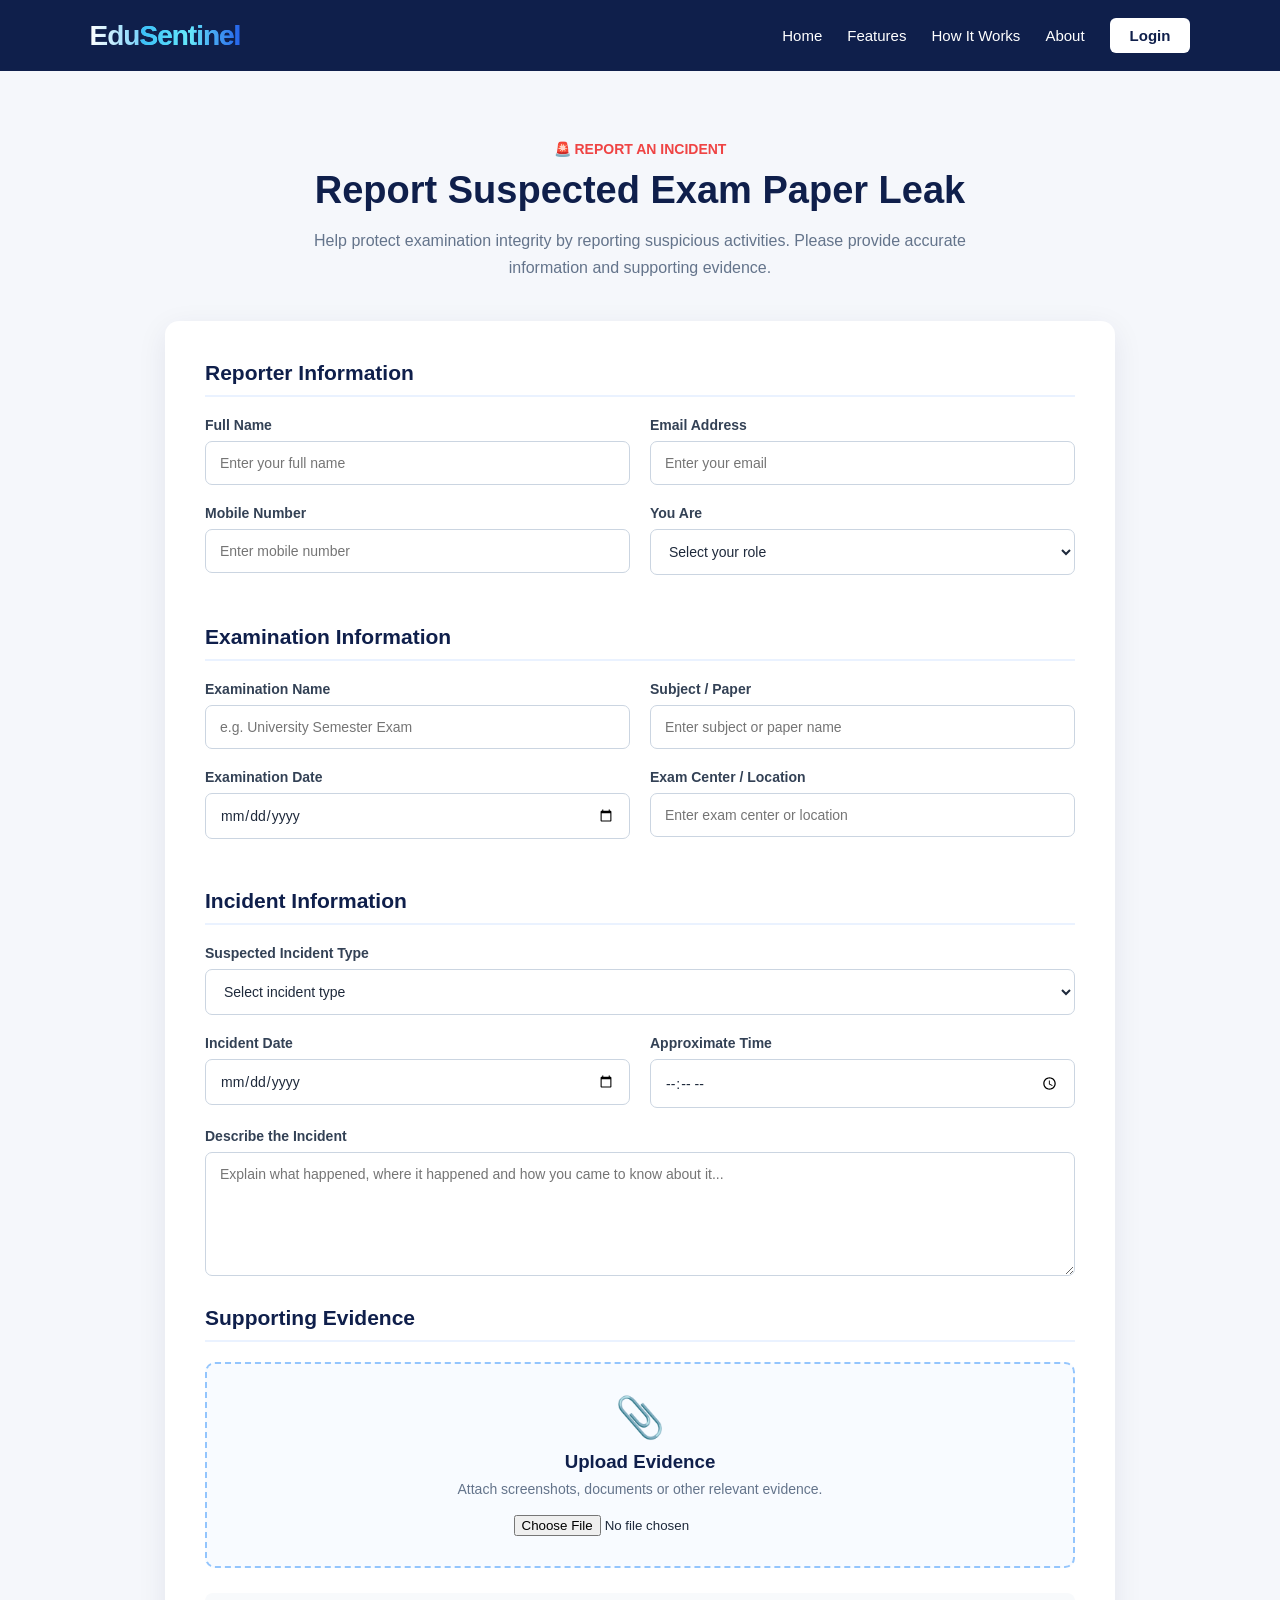
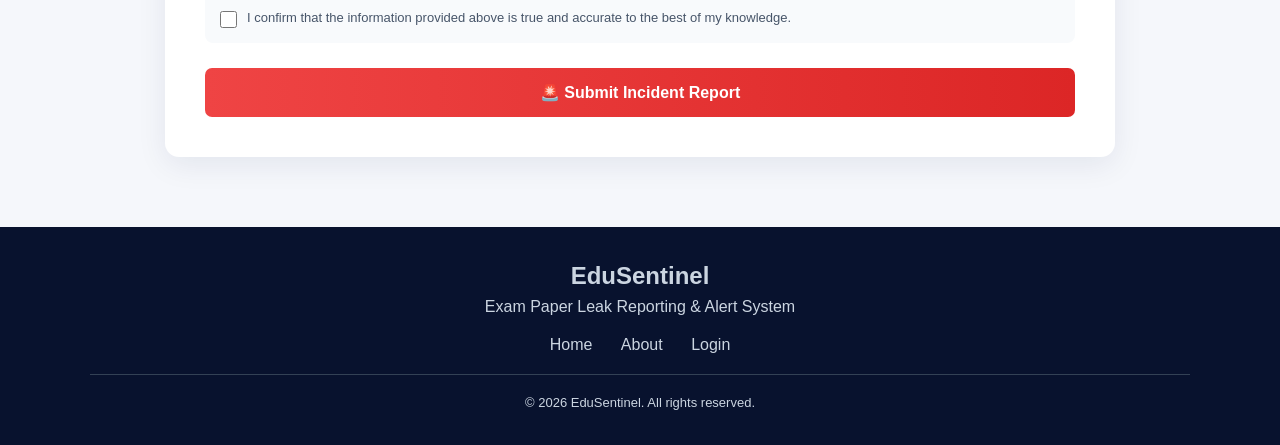
<file: frontend/report.html>
<!DOCTYPE html>
<html lang="en">

<head>
    <meta charset="UTF-8">
    <meta name="viewport" content="width=device-width, initial-scale=1.0">

    <title>Report Incident | EduSentinel</title>

    <link rel="stylesheet" href="css/style.css">
</head>

<body>

    <!-- ================= NAVBAR ================= -->

    <header class="navbar">

        <div class="logo">
            Edu<span>Sentinel</span>
        </div>

        <nav>
            <a href="index.html">Home</a>
            <a href="index.html#features">Features</a>
            <a href="index.html#how-it-works">How It Works</a>
            <a href="about.html">About</a>
            <a href="login.html" class="login-btn">Login</a>
        </nav>

    </header>


    <!-- ================= REPORT SECTION ================= -->

    <section class="report-section">

        <div class="report-container">

            <div class="report-heading">

                <p class="report-tag">🚨 REPORT AN INCIDENT</p>

                <h1>Report Suspected Exam Paper Leak</h1>

                <p>
                    Help protect examination integrity by reporting
                    suspicious activities. Please provide accurate
                    information and supporting evidence.
                </p>

            </div>


            <!-- ================= FORM ================= -->

            <form class="report-form">

                <!-- Reporter Information -->

                <h2>Reporter Information</h2>

                <div class="form-row">

                    <div class="form-group">

                        <label for="name">
                            Full Name
                        </label>

                        <input
                            type="text"
                            id="name"
                            placeholder="Enter your full name"
                            required
                        >

                    </div>


                    <div class="form-group">

                        <label for="email">
                            Email Address
                        </label>

                        <input
                            type="email"
                            id="email"
                            placeholder="Enter your email"
                            required
                        >

                    </div>

                </div>


                <div class="form-row">

                    <div class="form-group">

                        <label for="phone">
                            Mobile Number
                        </label>

                        <input
                            type="tel"
                            id="phone"
                            placeholder="Enter mobile number"
                        >

                    </div>


                    <div class="form-group">

                        <label for="role">
                            You Are
                        </label>

                        <select id="role">

                            <option value="">
                                Select your role
                            </option>

                            <option>
                                Student
                            </option>

                            <option>
                                Teacher
                            </option>

                            <option>
                                Parent
                            </option>

                            <option>
                                Citizen
                            </option>

                            <option>
                                Other
                            </option>

                        </select>

                    </div>

                </div>


                <!-- Exam Information -->

                <h2>Examination Information</h2>

                <div class="form-row">

                    <div class="form-group">

                        <label for="exam">
                            Examination Name
                        </label>

                        <input
                            type="text"
                            id="exam"
                            placeholder="e.g. University Semester Exam"
                            required
                        >

                    </div>


                    <div class="form-group">

                        <label for="subject">
                            Subject / Paper
                        </label>

                        <input
                            type="text"
                            id="subject"
                            placeholder="Enter subject or paper name"
                        >

                    </div>

                </div>


                <div class="form-row">

                    <div class="form-group">

                        <label for="exam-date">
                            Examination Date
                        </label>

                        <input
                            type="date"
                            id="exam-date"
                        >

                    </div>


                    <div class="form-group">

                        <label for="location">
                            Exam Center / Location
                        </label>

                        <input
                            type="text"
                            id="location"
                            placeholder="Enter exam center or location"
                        >

                    </div>

                </div>


                <!-- Incident Information -->

                <h2>Incident Information</h2>

                <div class="form-group">

                    <label for="incident-type">
                        Suspected Incident Type
                    </label>

                    <select id="incident-type">

                        <option value="">
                            Select incident type
                        </option>

                        <option>
                            Suspected Paper Leak
                        </option>

                        <option>
                            Paper Shared Before Exam
                        </option>

                        <option>
                            Unauthorized Access
                        </option>

                        <option>
                            Suspicious Question Paper
                        </option>

                        <option>
                            Other
                        </option>

                    </select>

                </div>


                <div class="form-row">

                    <div class="form-group">

                        <label for="incident-date">
                            Incident Date
                        </label>

                        <input
                            type="date"
                            id="incident-date"
                        >

                    </div>


                    <div class="form-group">

                        <label for="incident-time">
                            Approximate Time
                        </label>

                        <input
                            type="time"
                            id="incident-time"
                        >

                    </div>

                </div>


                <div class="form-group">

                    <label for="description">
                        Describe the Incident
                    </label>

                    <textarea
                        id="description"
                        rows="6"
                        placeholder="Explain what happened, where it happened and how you came to know about it..."
                        required
                    ></textarea>

                </div>


                <!-- Evidence -->

                <h2>Supporting Evidence</h2>

                <div class="upload-box">

                    <div class="upload-icon">
                        📎
                    </div>

                    <h3>Upload Evidence</h3>

                    <p>
                        Attach screenshots, documents or other
                        relevant evidence.
                    </p>

                    <input
                        type="file"
                        id="evidence"
                        accept=".jpg,.jpeg,.png,.pdf,.doc,.docx"
                    >

                </div>


                <!-- Declaration -->

                <div class="declaration">

                    <input
                        type="checkbox"
                        id="declaration"
                        required
                    >

                    <label for="declaration">
                        I confirm that the information provided
                        above is true and accurate to the best
                        of my knowledge.
                    </label>

                </div>


                <!-- Submit -->

                <button
                    type="submit"
                    class="submit-report-btn"
                >
                    🚨 Submit Incident Report
                </button>

            </form>

        </div>

    </section>


    <!-- ================= FOOTER ================= -->

    <footer>

        <div class="footer-logo">
            Edu<span>Sentinel</span>
        </div>

        <p>
            Exam Paper Leak Reporting & Alert System
        </p>

        <div class="footer-links">

            <a href="index.html">Home</a>

            <a href="about.html">About</a>

            <a href="login.html">Login</a>

        </div>

        <hr>

        <p class="copyright">
            © 2026 EduSentinel. All rights reserved.
        </p>

    </footer>

    <script src="js/report.js"></script>

</body>

</html>
</file>
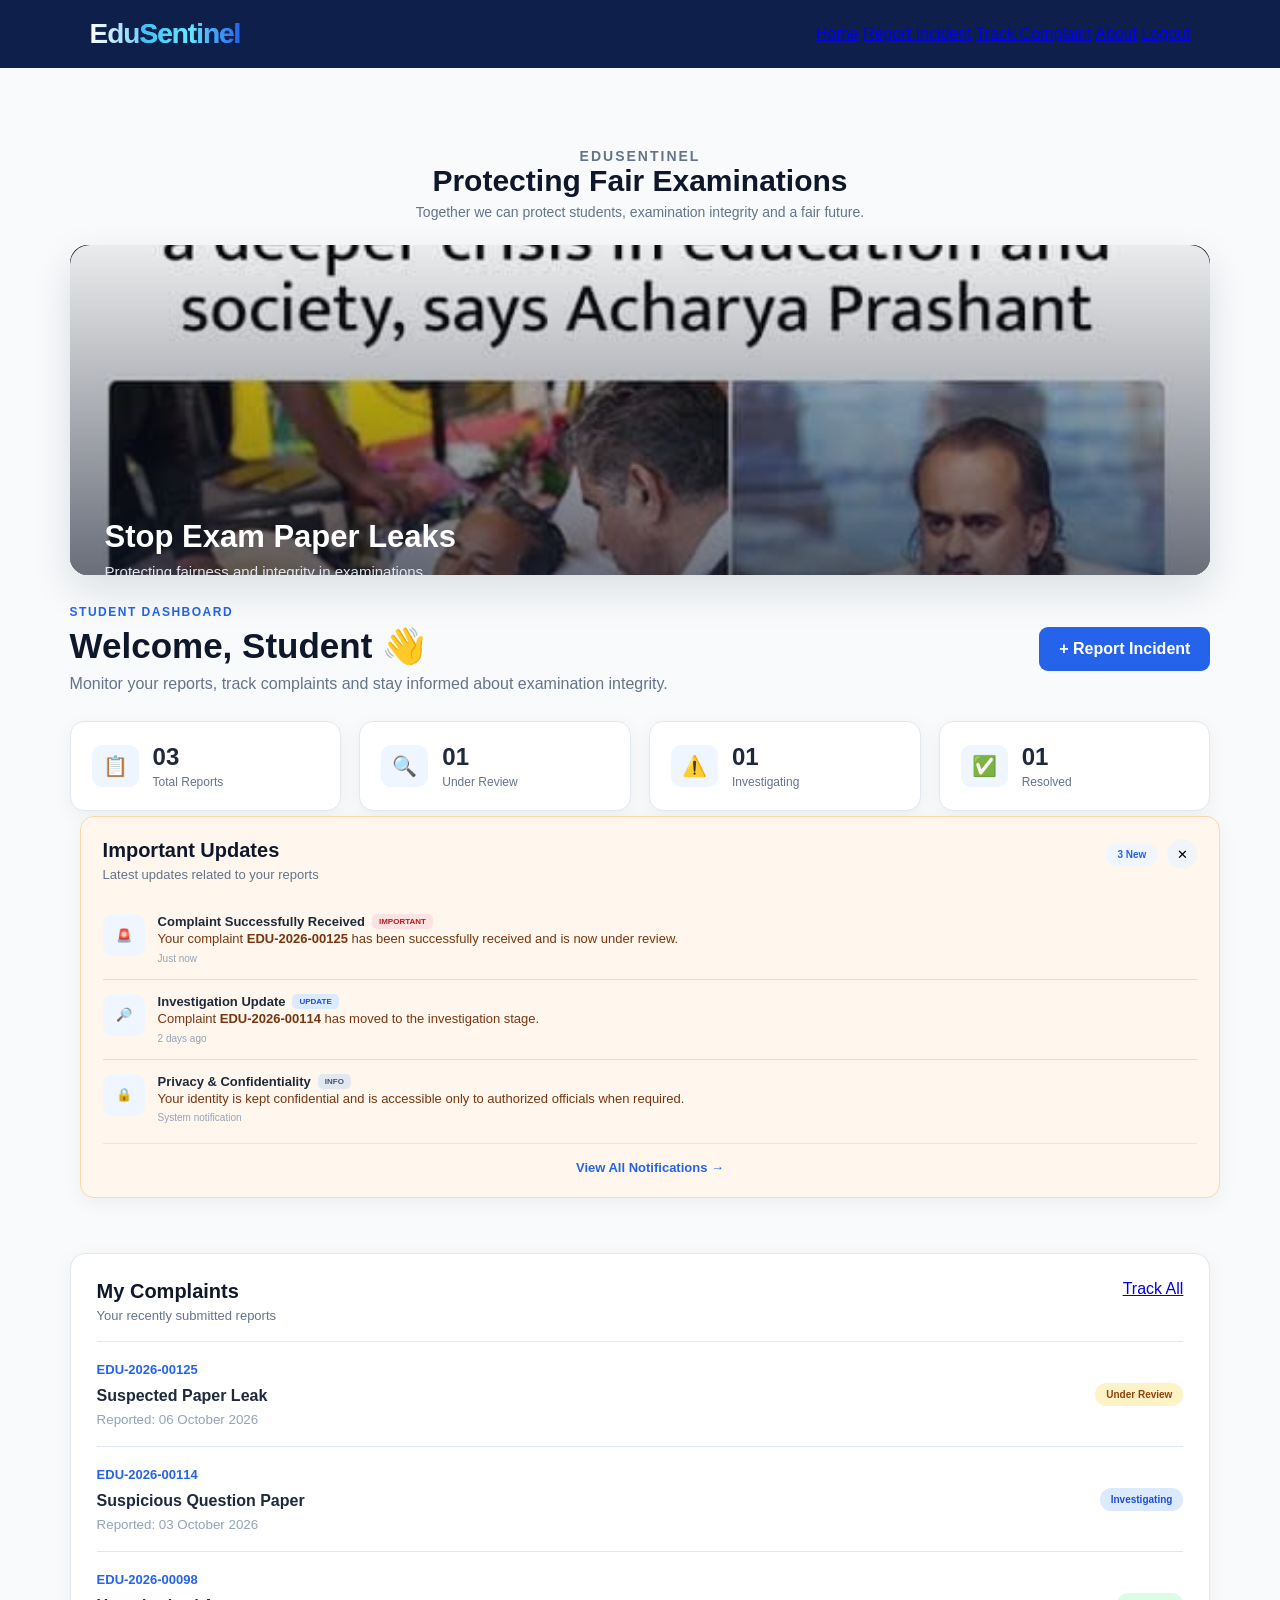
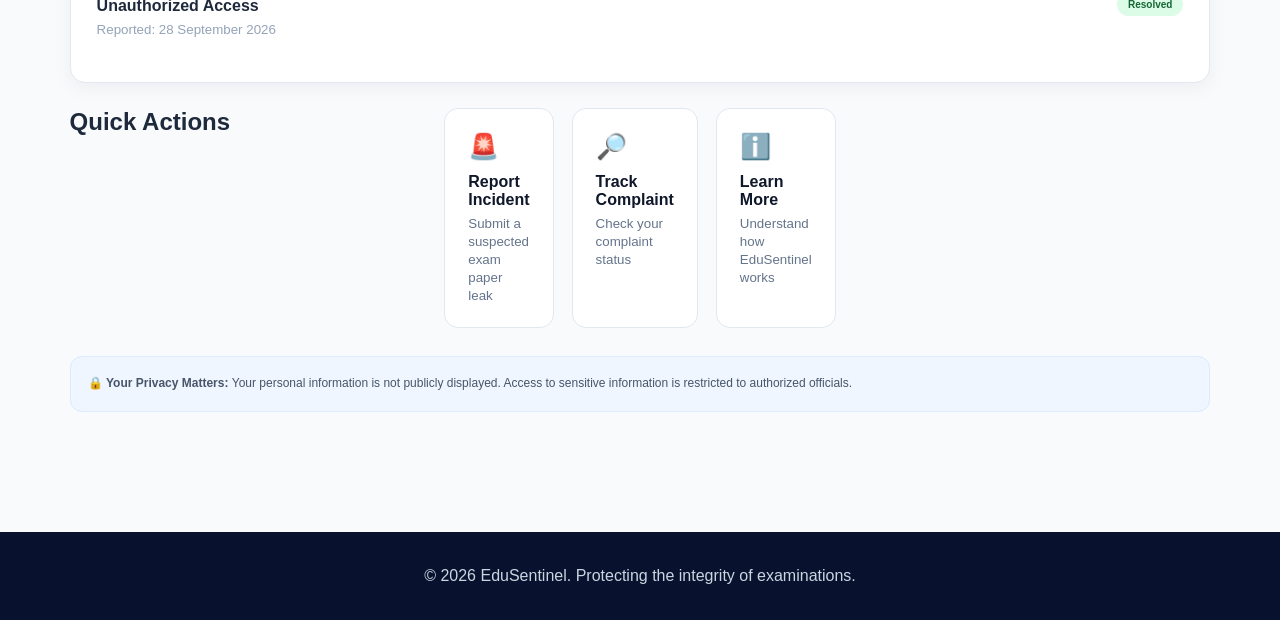
<file: frontend/student-dashboard.html>
<!DOCTYPE html>
<html lang="en">

<head>

    <meta charset="UTF-8">

    <meta name="viewport" content="width=device-width, initial-scale=1.0">

    <title>Student Dashboard | EduSentinel</title>

    <link rel="stylesheet" href="css/style.css">
    <link rel="stylesheet" href="css/dashboard.css">

</head>

<body>

    <!-- ================= NAVBAR ================= -->

    <nav class="navbar">

        <div class="logo">
            Edu<span>Sentinel</span>
        </div>

        <div class="nav-links">

            <a href="index.html">Home</a>

            <a href="report.html">Report Incident</a>

            <a href="track-complaint.html">Track Complaint</a>

            <a href="about.html">About</a>

            <a href="login.html">Logout</a>

        </div>

    </nav>


    <!-- ================= DASHBOARD ================= -->

    <main class="student-dashboard">

        <div class="dashboard-container">


            <!-- ================= BRAND ================= -->

            <section class="dashboard-brand">

                <p class="brand-tag">
                    EDUSENTINEL
                </p>

                <h1>
                    Protecting Fair Examinations
                </h1>

                <p>
                    Together we can protect students,
                    examination integrity and a fair future.
                </p>

            </section>


            <!-- ================= IMAGE SLIDER ================= -->

            <section class="dashboard-slider">

                <div class="slider-container">


                    <!-- IMAGE 1 -->

                    <div class="dashboard-slide active">

                        <img
                            src="assets/paper-leak-law.jpeg"
                            alt="Paper Leak Law">

                        <div class="slide-overlay">

                            <h2>
                                Stop Exam Paper Leaks
                            </h2>

                            <p>
                                Protecting fairness and integrity
                                in examinations.
                            </p>

                        </div>

                    </div>


                    <!-- IMAGE 2 -->

                    <div class="dashboard-slide">

                        <img
                            src="assets/neet-crisis.jpeg"
                            alt="Education Crisis">

                        <div class="slide-overlay">

                            <h2>
                                Paper Leaks Affect Every Student
                            </h2>

                            <p>
                                Every student deserves a fair
                                opportunity.
                            </p>

                        </div>

                    </div>


                    <!-- IMAGE 3 -->

                    <div class="dashboard-slide">

                        <img
                            src="assets/student-protest.jpeg"
                            alt="Students Against Paper Leaks">

                        <div class="slide-overlay">

                            <h2>
                                Students Deserve Fair Examinations
                            </h2>

                            <p>
                                Together we can raise our voice
                                against unfair practices.
                            </p>

                        </div>

                    </div>


                    <!-- IMAGE 4 -->

                    <div class="dashboard-slide">

                        <img
                            src="assets/neet-paper-setter.jpeg"
                            alt="Paper Setter Process">

                        <div class="slide-overlay">

                            <h2>
                                Awareness Can Prevent Leaks
                            </h2>

                            <p>
                                Stay informed and report
                                suspicious activities.
                            </p>

                        </div>

                    </div>


                    <!-- IMAGE 5 -->

                    <div class="dashboard-slide">

                        <img
                            src="assets/paper-leak-awareness.jpeg"
                            alt="Paper Leak Awareness">

                        <div class="slide-overlay">

                            <h2>
                                Protect Your Future
                            </h2>

                            <p>
                                Report suspected paper leaks
                                through EduSentinel.
                            </p>

                        </div>

                    </div>


                    <!-- ================= BUTTONS ================= -->

                    <button
                        type="button"
                        class="slider-btn back-btn"
                        onclick="previousSlide()">

                        ← Back

                    </button>


                    <button
                        type="button"
                        class="slider-btn skip-btn"
                        onclick="skipSlider()">

                        Skip

                    </button>


                    <button
                        type="button"
                        class="slider-btn next-btn"
                        onclick="nextSlide()">

                        Next →

                    </button>


                    <!-- ================= DOTS ================= -->

                    <div class="slider-dots">

                        <span
                            class="slider-dot active"
                            onclick="showSlide(0)">
                        </span>

                        <span
                            class="slider-dot"
                            onclick="showSlide(1)">
                        </span>

                        <span
                            class="slider-dot"
                            onclick="showSlide(2)">
                        </span>

                        <span
                            class="slider-dot"
                            onclick="showSlide(3)">
                        </span>

                        <span
                            class="slider-dot"
                            onclick="showSlide(4)">
                        </span>

                    </div>

                </div>

            </section>


            <!-- ================= WELCOME ================= -->

            <section class="student-welcome">

                <div>

                    <p class="dashboard-tag">
                        STUDENT DASHBOARD
                    </p>

                    <h2>
                        Welcome, Student 👋
                    </h2>

                    <p>
                        Monitor your reports, track complaints
                        and stay informed about examination integrity.
                    </p>

                </div>


                <a
                    href="report.html"
                    class="dashboard-report-btn">

                    + Report Incident

                </a>

            </section>


            <!-- ================= STATISTICS ================= -->

            <section class="student-stats">


                <div class="student-stat-card">

                    <div class="stat-icon">
                        📋
                    </div>

                    <div>

                        <h3>03</h3>

                        <p>
                            Total Reports
                        </p>

                    </div>

                </div>


                <div class="student-stat-card">

                    <div class="stat-icon">
                        🔍
                    </div>

                    <div>

                        <h3>01</h3>

                        <p>
                            Under Review
                        </p>

                    </div>

                </div>


                <div class="student-stat-card">

                    <div class="stat-icon">
                        ⚠️
                    </div>

                    <div>

                        <h3>01</h3>

                        <p>
                            Investigating
                        </p>

                    </div>

                </div>


                <div class="student-stat-card">

                    <div class="stat-icon">
                        ✅
                    </div>

                    <div>

                        <h3>01</h3>

                        <p>
                            Resolved
                        </p>

                    </div>

                </div>

            </section>


            <!-- ================= IMPORTANT UPDATES ================= -->

            <section class="dashboard-card alert-card">


                <div class="card-heading alert-heading">

                    <div>

                        <h2>
                            Important Updates
                        </h2>

                        <p>
                            Latest updates related to your reports
                        </p>

                    </div>


                    <div class="alert-heading-right">

                        <span class="alert-count">
                            3 New
                        </span>


                        <button
                            type="button"
                            class="close-alert-btn"
                            onclick="closeImportantAlerts()">

                            ✕

                        </button>

                    </div>

                </div>


                <div class="alerts-list">


                    <!-- ALERT 1 -->

                    <div class="alert-item alert-important">

                        <div class="alert-symbol">
                            🚨
                        </div>

                        <div class="alert-content">

                            <div class="alert-title-row">

                                <strong>
                                    Complaint Successfully Received
                                </strong>

                                <span class="alert-label important-label">
                                    IMPORTANT
                                </span>

                            </div>

                            <p>
                                Your complaint
                                <strong>EDU-2026-00125</strong>
                                has been successfully received
                                and is now under review.
                            </p>

                            <small>
                                Just now
                            </small>

                        </div>

                    </div>


                    <!-- ALERT 2 -->

                    <div class="alert-item alert-update">

                        <div class="alert-symbol">
                            🔎
                        </div>

                        <div class="alert-content">

                            <div class="alert-title-row">

                                <strong>
                                    Investigation Update
                                </strong>

                                <span class="alert-label update-label">
                                    UPDATE
                                </span>

                            </div>

                            <p>
                                Complaint
                                <strong>EDU-2026-00114</strong>
                                has moved to the investigation stage.
                            </p>

                            <small>
                                2 days ago
                            </small>

                        </div>

                    </div>


                    <!-- ALERT 3 -->

                    <div class="alert-item alert-info">

                        <div class="alert-symbol">
                            🔒
                        </div>

                        <div class="alert-content">

                            <div class="alert-title-row">

                                <strong>
                                    Privacy & Confidentiality
                                </strong>

                                <span class="alert-label info-label">
                                    INFO
                                </span>

                            </div>

                            <p>
                                Your identity is kept confidential
                                and is accessible only to authorized
                                officials when required.
                            </p>

                            <small>
                                System notification
                            </small>

                        </div>

                    </div>

                </div>


                <div class="view-alerts">

                    <a href="#">
                        View All Notifications →
                    </a>

                </div>

            </section>


            <!-- ================= MY COMPLAINTS ================= -->

            <section class="dashboard-card">


                <div class="card-heading">

                    <div>

                        <h2>
                            My Complaints
                        </h2>

                        <p>
                            Your recently submitted reports
                        </p>

                    </div>

                    <a href="track-complaint.html">
                        Track All
                    </a>

                </div>


                <!-- COMPLAINT 1 -->

                <div class="complaint-item">

                    <div>

                        <a href="incident-details.html" class="complaint-id">
    EDU-2026-00125
</a>

                        <p>
                            Suspected Paper Leak
                        </p>

                        <small>
                            Reported: 06 October 2026
                        </small>

                    </div>

                    <span class="complaint-status review">
                        Under Review
                    </span>

                </div>


                <!-- COMPLAINT 2 -->

                <div class="complaint-item">

                    <div>

                        <a href="incident-details.html" class="complaint-id">
    EDU-2026-00114
</a>

                        <p>
                            Suspicious Question Paper
                        </p>

                        <small>
                            Reported: 03 October 2026
                        </small>

                    </div>

                    <span class="complaint-status investigating">
                        Investigating
                    </span>

                </div>


                <!-- COMPLAINT 3 -->

                <div class="complaint-item">

                    <div>
<a href="incident-details.html" class="complaint-id">
    EDU-2026-00098
</a>
                        

                        <p>
                            Unauthorized Access
                        </p>

                        <small>
                            Reported: 28 September 2026
                        </small>

                    </div>

                    <span class="complaint-status resolved">
                        Resolved
                    </span>

                </div>

            </section>


            <!-- ================= QUICK ACTIONS ================= -->

            <section class="quick-actions">

                <h2>
                    Quick Actions
                </h2>


                <div class="quick-action-grid">


                    <a
                        href="report.html"
                        class="quick-action">

                        <span>🚨</span>

                        <strong>
                            Report Incident
                        </strong>

                        <small>
                            Submit a suspected exam paper leak
                        </small>

                    </a>


                    <a
                        href="track-complaint.html"
                        class="quick-action">

                        <span>🔎</span>

                        <strong>
                            Track Complaint
                        </strong>

                        <small>
                            Check your complaint status
                        </small>

                    </a>


                    <a
                        href="about.html"
                        class="quick-action">

                        <span>ℹ️</span>

                        <strong>
                            Learn More
                        </strong>

                        <small>
                            Understand how EduSentinel works
                        </small>

                    </a>

                </div>

            </section>


            <!-- ================= PRIVACY ================= -->

            <div class="dashboard-privacy">

                🔒

                <strong>
                    Your Privacy Matters:
                </strong>

                Your personal information is not publicly displayed.
                Access to sensitive information is restricted
                to authorized officials.

            </div>


        </div>

    </main>


    <!-- ================= FOOTER ================= -->

    <footer class="footer">

        <p>
            © 2026 EduSentinel.
            Protecting the integrity of examinations.
        </p>

    </footer>


    <!-- ================= JAVASCRIPT ================= -->

    <script src="js/dashboard.js"></script>

</body>

</html>
</file>
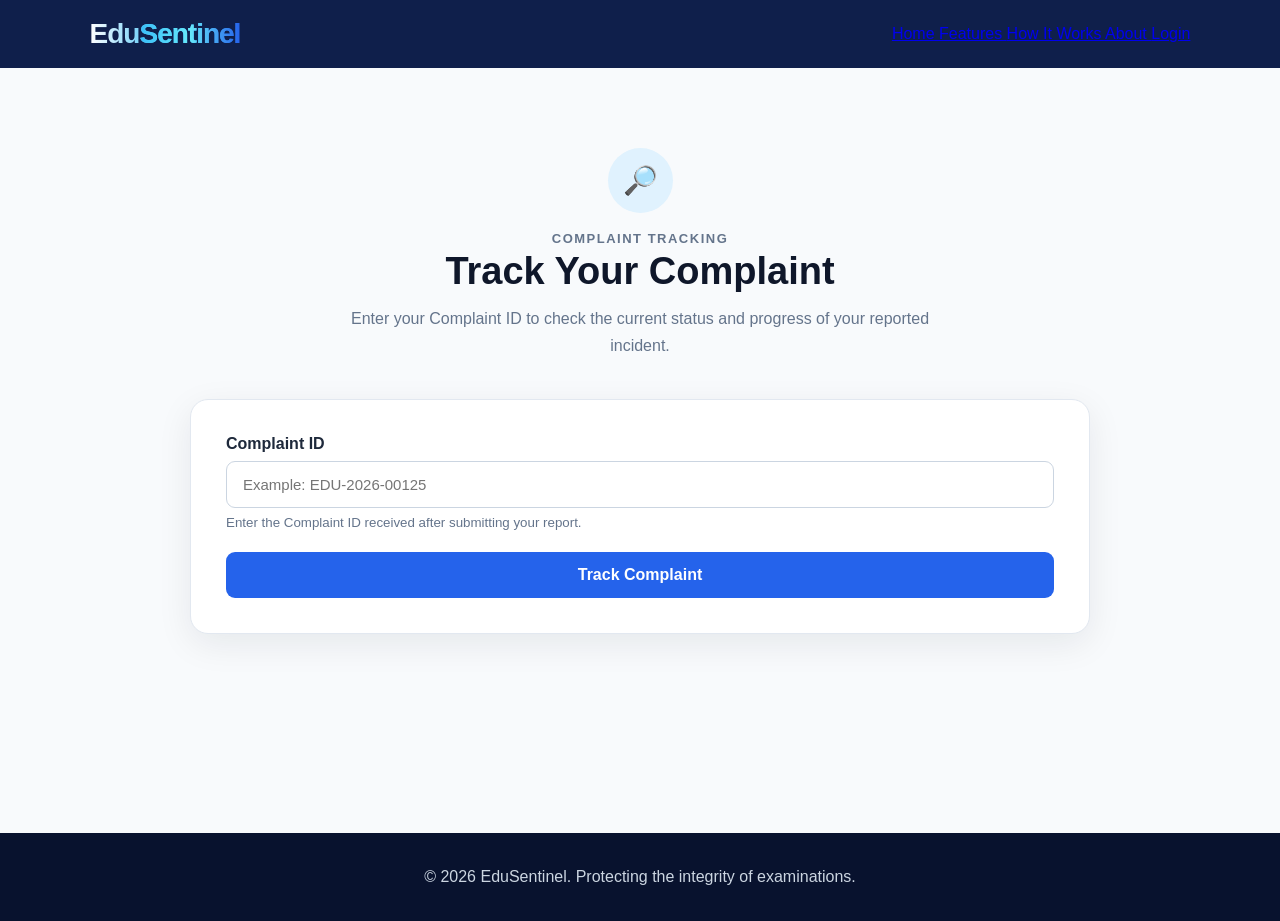
<file: frontend/track-complaint.html>
<!DOCTYPE html>
<html lang="en">

<head>

    <meta charset="UTF-8">

    <meta
        name="viewport"
        content="width=device-width, initial-scale=1.0"
    >

    <title>Track Complaint | EduSentinel</title>

    <link rel="stylesheet" href="css/style.css">

</head>


<body>

    <!-- ==============================
         NAVBAR
    =============================== -->

    <nav class="navbar">

        <div class="logo">
            Edu<span>Sentinel</span>
        </div>

        <div class="nav-links">

            <a href="index.html">
                Home
            </a>

            <a href="index.html#features">
                Features
            </a>

            <a href="index.html#how-it-works">
                How It Works
            </a>

            <a href="about.html">
                About
            </a>

            <a href="login.html">
                Login
            </a>

        </div>

    </nav>


    <!-- ==============================
         TRACK COMPLAINT SECTION
    =============================== -->

    <section class="track-section">

        <div class="track-container">


            <!-- HEADER -->

            <div class="track-header">

                <div class="track-icon">
                    🔎
                </div>

                <p class="track-tag">
                    COMPLAINT TRACKING
                </p>

                <h1>
                    Track Your Complaint
                </h1>

                <p>
                    Enter your Complaint ID to check the current status
                    and progress of your reported incident.
                </p>

            </div>


            <!-- ==============================
                 TRACKING CARD
            =============================== -->

            <div class="track-card">


                <!-- TRACK FORM -->

                <form id="trackForm">

                    <div class="track-field">

                        <label for="complaintId">
                            Complaint ID
                        </label>

                        <input
                            type="text"
                            id="complaintId"
                            placeholder="Example: EDU-2026-00125"
                            required
                        >

                        <small>
                            Enter the Complaint ID received after submitting your report.
                        </small>

                    </div>


                    <button
                        type="submit"
                        class="track-button"
                    >
                        Track Complaint
                    </button>

                </form>


                <!-- ==============================
                     COMPLAINT RESULT
                =============================== -->

                <div
                    class="track-result"
                    id="trackResult"
                    style="display: none;"
                >


                    <!-- STATUS -->

                    <div class="result-header">

                        <span>
                            Complaint Status
                        </span>

                        <span class="status-badge">
                            Received
                        </span>

                    </div>


                    <!-- BASIC INFORMATION -->

                    <div class="result-info">


                        <!-- Complaint ID -->

                        <div>

                            <strong>
                                Complaint ID
                            </strong>

                            <p id="displayId">
                                -
                            </p>

                        </div>


                        <!-- Incident Type -->

                        <div>

                            <strong>
                                Incident Type
                            </strong>

                            <p id="displayIncidentType">
                                -
                            </p>

                        </div>


                        <!-- Exam -->

                        <div>

                            <strong>
                                Exam
                            </strong>

                            <p id="displayExam">
                                -
                            </p>

                        </div>


                        <!-- Reported On -->

                        <div>

                            <strong>
                                Reported On
                            </strong>

                            <p id="displayReportedOn">
                                -
                            </p>

                        </div>


                    </div>


                    <!-- ==============================
                         COMPLAINT PROGRESS
                    =============================== -->

                    <div class="progress-section">

                        <h3>
                            Complaint Progress
                        </h3>


                        <div class="progress-line">


                            <!-- STEP 1 -->

                            <div
                                class="progress-step completed"
                                id="stepReported"
                            >

                                <span>
                                    ✓
                                </span>

                                <p>
                                    Reported
                                </p>

                            </div>


                            <!-- STEP 2 -->

                            <div
                                class="progress-step completed"
                                id="stepReceived"
                            >

                                <span>
                                    ✓
                                </span>

                                <p>
                                    Received
                                </p>

                            </div>


                            <!-- STEP 3 -->

                            <div
                                class="progress-step"
                                id="stepReview"
                            >

                                <span>
                                    3
                                </span>

                                <p>
                                    Under Review
                                </p>

                            </div>


                            <!-- STEP 4 -->

                            <div
                                class="progress-step"
                                id="stepInvestigating"
                            >

                                <span>
                                    4
                                </span>

                                <p>
                                    Investigating
                                </p>

                            </div>


                            <!-- STEP 5 -->

                            <div
                                class="progress-step"
                                id="stepAction"
                            >

                                <span>
                                    5
                                </span>

                                <p>
                                    Action Taken
                                </p>

                            </div>


                        </div>

                    </div>


                    <!-- PRIVACY NOTE -->

                    <div class="privacy-note">

                        🔒 Your personal identity is kept confidential
                        and is accessible only to authorized officials
                        when required for investigation.

                    </div>


                </div>

            </div>

        </div>

    </section>


    <!-- ==============================
         FOOTER
    =============================== -->

    <footer class="footer">

        <p>
            © 2026 EduSentinel. Protecting the integrity of examinations.
        </p>

    </footer>


    <!-- ==============================
         JAVASCRIPT
    =============================== -->

    <script src="js/track-complaint.js"></script>


</body>

</html>
</file>
<file: frontend/css/style.css>
* {
    margin: 0;
    padding: 0;
    box-sizing: border-box;
    font-family: Arial, sans-serif;
}

html {
    scroll-behavior: smooth;
}

body {
    background: #f5f7fb;
    color: #1e293b;
}

/* ================= NAVBAR ================= */

.navbar {
    background: #0f1f4b;
    color: white;
    padding: 18px 7%;
    display: flex;
    justify-content: space-between;
    align-items: center;
}
.logo {
    font-size: 28px;
    font-weight: 800;
    letter-spacing: -1px;

    background: linear-gradient(
        90deg,
        #ffffff,
        #38bdf8,
        #2563eb
    );

    -webkit-background-clip: text;
    background-clip: text;
    -webkit-text-fill-color: transparent;
    color: transparent;
}

.logo span {
    background: linear-gradient(
        90deg,
        #38bdf8,
        #67e8f9,
        #2563eb
    );

    -webkit-background-clip: text;
    background-clip: text;
    -webkit-text-fill-color: transparent;
    color: transparent;
}
.navbar nav {
    display: flex;
    align-items: center;
    gap: 25px;
}

.navbar nav a {
    color: white;
    text-decoration: none;
    font-size: 15px;
}

.login-btn {
    background: white;
    color: #0f1f4b !important;
    padding: 9px 20px;
    border-radius: 6px;
    font-weight: bold;
}

/* ================= HERO ================= */

.hero {
    min-height: 570px;
    padding: 70px 7%;
    display: flex;
    align-items: center;
    justify-content: space-between;
    background: linear-gradient(135deg, #0f1f4b, #1d4ed8);
    color: white;
}

.hero-content {
    max-width: 620px;
}

.hero-tag {
    color: #7dd3fc;
    font-weight: bold;
    margin-bottom: 18px;
}

.hero h1 {
    font-size: 50px;
    line-height: 1.15;
    margin-bottom: 22px;
}

.hero h1 span {
    color: #38bdf8;
    display: block;
}

.hero-description {
    color: #dbeafe;
    font-size: 18px;
    line-height: 1.7;
    margin-bottom: 30px;
}

.hero-buttons {
    display: flex;
    gap: 12px;
    flex-wrap: wrap;
}

.primary-btn,
.secondary-btn {
    display: inline-block;
    padding: 14px 24px;
    border-radius: 7px;
    text-decoration: none;
    font-weight: bold;
}

.primary-btn {
    background: #ef4444;
    color: white;
}

.secondary-btn {
    background: white;
    color: #0f1f4b;
}

.hero-visual {
    position: relative;
    width: 330px;
    height: 330px;
    display: flex;
    align-items: center;
    justify-content: center;
}

.shield {
    width: 250px;
    height: 250px;
    border-radius: 50%;
    background: rgba(255,255,255,0.1);
    border: 2px solid rgba(255,255,255,0.3);
    display: flex;
    justify-content: center;
    align-items: center;
    font-size: 100px;
}

.alert-card {
    position: absolute;
    right: -10px;
    bottom: 25px;
    background: white;
    color: #1e293b;
    padding: 15px 20px;
    border-radius: 8px;
    box-shadow: 0 10px 25px rgba(0,0,0,0.2);
    font-size: 13px;
}

/* ================= SECTION HEADING ================= */

.section-heading {
    text-align: center;
    max-width: 700px;
    margin: auto;
}

.section-heading p {
    color: #2563eb;
    font-weight: bold;
    font-size: 13px;
    margin-bottom: 10px;
}

.section-heading h2 {
    font-size: 34px;
    color: #0f1f4b;
    margin-bottom: 12px;
}

.section-heading span {
    color: #64748b;
    line-height: 1.6;
}

/* ================= FEATURES ================= */

.features {
    padding: 80px 7%;
    background: #f8fafc;
}

.feature-container {
    margin-top: 45px;
    display: grid;
    grid-template-columns: repeat(4, 1fr);
    gap: 22px;
}

.feature-card {
    background: white;
    padding: 30px 24px;
    border-radius: 12px;
    box-shadow: 0 5px 20px rgba(0,0,0,0.07);
    transition: 0.3s;
}

.feature-card:hover {
    transform: translateY(-5px);
}

.feature-icon {
    font-size: 38px;
    margin-bottom: 18px;
}

.feature-card h3 {
    color: #0f1f4b;
    margin-bottom: 12px;
}

.feature-card p {
    color: #64748b;
    line-height: 1.6;
    font-size: 14px;
}

/* ================= HOW IT WORKS ================= */

.how-it-works {
    padding: 80px 7%;
    background: #eaf2ff;
}

.steps {
    margin-top: 45px;
    display: grid;
    grid-template-columns: repeat(4, 1fr);
    gap: 22px;
}

.step {
    background: white;
    padding: 28px;
    border-radius: 10px;
    text-align: center;
}

.step-number {
    width: 55px;
    height: 55px;
    margin: 0 auto 18px;
    border-radius: 50%;
    background: #2563eb;
    color: white;
    display: flex;
    align-items: center;
    justify-content: center;
    font-weight: bold;
}

.step h3 {
    margin-bottom: 12px;
    color: #0f1f4b;
}

.step p {
    color: #64748b;
    line-height: 1.6;
    font-size: 14px;
}

/* ================= IMPACT ================= */

.impact {
    padding: 70px 7%;
    background: #0f1f4b;
    color: white;
    display: flex;
    justify-content: space-between;
    align-items: center;
    gap: 50px;
}

.impact-content {
    max-width: 600px;
}

.impact-content > p:first-child {
    color: #38bdf8;
    font-weight: bold;
}

.impact h2 {
    font-size: 34px;
    margin: 15px 0;
}

.impact-content p {
    line-height: 1.7;
    color: #cbd5e1;
}

.impact-box {
    display: flex;
    gap: 15px;
}

.impact-box div {
    background: rgba(255,255,255,0.1);
    padding: 25px;
    border-radius: 10px;
    text-align: center;
    min-width: 130px;
}

.impact-box strong {
    display: block;
    font-size: 25px;
    color: #38bdf8;
    margin-bottom: 8px;
}

.impact-box span {
    font-size: 13px;
    color: #cbd5e1;
}

/* ================= CTA ================= */

.cta {
    text-align: center;
    padding: 75px 7%;
    background: white;
}

.cta h2 {
    font-size: 34px;
    color: #0f1f4b;
    margin-bottom: 12px;
}

.cta p {
    color: #64748b;
    margin-bottom: 25px;
}

/* ================= FOOTER ================= */

footer {
    background: #08122e;
    color: #cbd5e1;
    text-align: center;
    padding: 35px 7%;
}

.footer-logo {
    font-size: 24px;
    font-weight: bold;
    margin-bottom: 8px;
}

.footer-links {
    margin: 20px 0;
}

.footer-links a {
    color: #cbd5e1;
    text-decoration: none;
    margin: 0 12px;
}

footer hr {
    border: none;
    border-top: 1px solid #334155;
    margin: 20px 0;
}

.copyright {
    font-size: 13px;
}

/* ================= RESPONSIVE ================= */

@media (max-width: 900px) {

    .navbar nav {
        gap: 12px;
    }

    .feature-container,
    .steps {
        grid-template-columns: repeat(2, 1fr);
    }

    .hero {
        flex-direction: column;
        text-align: center;
        gap: 50px;
    }

    .hero-buttons {
        justify-content: center;
    }

    .impact {
        flex-direction: column;
        text-align: center;
    }
}
/* ================= REPORT PAGE ================= */

.report-section {
    padding: 70px 7%;
    background: #f5f7fb;
    min-height: 100vh;
}

.report-container {
    max-width: 950px;
    margin: auto;
}

.report-heading {
    text-align: center;
    margin-bottom: 40px;
}

.report-tag {
    color: #ef4444;
    font-weight: bold;
    font-size: 14px;
    margin-bottom: 12px;
}

.report-heading h1 {
    font-size: 38px;
    color: #0f1f4b;
    margin-bottom: 15px;
}

.report-heading p:last-child {
    max-width: 700px;
    margin: auto;
    color: #64748b;
    line-height: 1.7;
}


/* ================= REPORT FORM ================= */

.report-form {
    background: white;
    padding: 40px;
    border-radius: 14px;
    box-shadow: 0 8px 30px rgba(15, 31, 75, 0.08);
}

.report-form h2 {
    color: #0f1f4b;
    font-size: 21px;
    margin: 30px 0 20px;
    padding-bottom: 10px;
    border-bottom: 2px solid #eaf2ff;
}

.report-form h2:first-child {
    margin-top: 0;
}

.form-row {
    display: grid;
    grid-template-columns: 1fr 1fr;
    gap: 20px;
}

.form-group {
    display: flex;
    flex-direction: column;
    margin-bottom: 20px;
}

.form-group label {
    font-size: 14px;
    font-weight: bold;
    color: #334155;
    margin-bottom: 8px;
}

.form-group input,
.form-group select,
.form-group textarea {
    width: 100%;
    padding: 13px 14px;
    border: 1px solid #cbd5e1;
    border-radius: 7px;
    outline: none;
    font-size: 14px;
    color: #1e293b;
    background: #ffffff;
    transition: 0.3s;
}

.form-group textarea {
    resize: vertical;
}

.form-group input:focus,
.form-group select:focus,
.form-group textarea:focus {
    border-color: #2563eb;
    box-shadow: 0 0 0 3px rgba(37, 99, 235, 0.1);
}


/* ================= EVIDENCE UPLOAD ================= */

.upload-box {
    border: 2px dashed #93c5fd;
    background: #f8fbff;
    border-radius: 10px;
    padding: 30px;
    text-align: center;
    margin-bottom: 25px;
}

.upload-icon {
    font-size: 40px;
    margin-bottom: 10px;
}

.upload-box h3 {
    color: #0f1f4b;
    margin-bottom: 8px;
}

.upload-box p {
    color: #64748b;
    font-size: 14px;
    margin-bottom: 18px;
}

.upload-box input[type="file"] {
    max-width: 100%;
}


/* ================= DECLARATION ================= */

.declaration {
    display: flex;
    align-items: flex-start;
    gap: 10px;
    margin: 25px 0;
    padding: 15px;
    background: #f8fafc;
    border-radius: 8px;
}

.declaration input {
    margin-top: 3px;
    width: 17px;
    height: 17px;
    accent-color: #2563eb;
}

.declaration label {
    color: #475569;
    font-size: 13px;
    line-height: 1.5;
}


/* ================= SUBMIT BUTTON ================= */

.submit-report-btn {
    width: 100%;
    border: none;
    padding: 15px;
    border-radius: 7px;
    background: linear-gradient(90deg, #ef4444, #dc2626);
    color: white;
    font-size: 16px;
    font-weight: bold;
    cursor: pointer;
    transition: 0.3s;
}

.submit-report-btn:hover {
    transform: translateY(-2px);
    box-shadow: 0 8px 20px rgba(239, 68, 68, 0.25);
}

@media (max-width: 600px) {

    .navbar {
        padding: 15px 5%;
    }

    .navbar nav a:not(.login-btn) {
        display: none;
    }

    .hero {
        padding: 55px 5%;
    }

    .hero h1 {
        font-size: 36px;
    }

    .hero-visual {
        transform: scale(0.85);
    }

    .feature-container,
    .steps {
        grid-template-columns: 1fr;
    }

    .impact-box {
        flex-direction: column;
    }
        .report-section {
        padding: 45px 5%;
    }

    .report-form {
        padding: 25px 18px;
    }

    .report-heading h1 {
        font-size: 30px;
    }

    .form-row {
        grid-template-columns: 1fr;
        gap: 0;
    }

}
/* =====================================================
   LOGIN PAGE
===================================================== */

.login-page {
    min-height: 100vh;
    padding: 70px 7%;
    background: #f5f7fb;
    display: flex;
    justify-content: center;
    align-items: flex-start;
}


/* ================= LOGIN CONTAINER ================= */

.login-container {
    width: 100%;
    max-width: 480px;
    margin: auto;
}


/* ================= LOGIN HEADER ================= */

.login-header {
    text-align: center;
    margin-bottom: 30px;
}

.login-icon {
    width: 70px;
    height: 70px;
    margin: 0 auto 18px;

    border-radius: 50%;

    background: #eaf2ff;

    display: flex;
    align-items: center;
    justify-content: center;

    font-size: 34px;
}

.login-tag {
    color: #2563eb;
    font-size: 13px;
    font-weight: bold;

    margin-bottom: 10px;

    letter-spacing: 1px;
}

.login-header h1 {
    color: #0f1f4b;
    font-size: 36px;

    margin-bottom: 10px;
}

.login-subtitle {
    color: #64748b;
    font-size: 15px;
}


/* ================= LOGIN CARD ================= */

.login-card {
    background: white;

    padding: 38px;

    border-radius: 14px;

    box-shadow:
        0 10px 35px rgba(15, 31, 75, 0.10);

    border: 1px solid #e2e8f0;
}


/* ================= FORM ================= */

.login-form {
    width: 100%;
}


/* ================= FORM FIELD ================= */

.login-field {
    display: flex;
    flex-direction: column;

    margin-bottom: 22px;
}

.login-field label {
    color: #334155;

    font-size: 14px;

    font-weight: bold;

    margin-bottom: 8px;
}

.login-field input {
    width: 100%;

    padding: 14px 15px;

    border: 1px solid #cbd5e1;

    border-radius: 7px;

    outline: none;

    font-size: 14px;

    color: #1e293b;

    background: #ffffff;

    transition: 0.3s;
}

.login-field input::placeholder {
    color: #94a3b8;
}

.login-field input:focus {
    border-color: #2563eb;

    box-shadow:
        0 0 0 3px rgba(37, 99, 235, 0.10);
}


/* ================= LOGIN OPTIONS ================= */

.login-options {
    display: flex;

    justify-content: space-between;

    align-items: center;

    margin-bottom: 25px;

    font-size: 13px;
}

.remember-option {
    display: flex;

    align-items: center;

    gap: 8px;

    color: #475569;

    cursor: pointer;
}

.remember-option input {
    width: 16px;
    height: 16px;

    accent-color: #2563eb;
}

.forgot-password {
    color: #2563eb;

    text-decoration: none;

    font-weight: 600;
}

.forgot-password:hover {
    text-decoration: underline;
}


/* ================= LOGIN BUTTON ================= */

.login-button {
    width: 100%;

    padding: 14px;

    border: none;

    border-radius: 7px;

    background: linear-gradient(
        90deg,
        #2563eb,
        #1d4ed8
    );

    color: white;

    font-size: 16px;

    font-weight: bold;

    cursor: pointer;

    transition: 0.3s;
}

.login-button:hover {
    transform: translateY(-2px);

    box-shadow:
        0 8px 18px rgba(37, 99, 235, 0.25);
}


/* ================= REGISTER ================= */

.register-box {
    text-align: center;

    margin-top: 25px;

    padding-top: 22px;

    border-top: 1px solid #e2e8f0;
}

.register-box p {
    display: inline;

    color: #64748b;

    font-size: 14px;
}

.register-box a {
    margin-left: 5px;

    color: #2563eb;

    text-decoration: none;

    font-weight: bold;

    font-size: 14px;
}

.register-box a:hover {
    text-decoration: underline;
}


/* ================= SECURITY NOTICE ================= */

.security-notice {
    display: flex;

    align-items: flex-start;

    gap: 10px;

    margin-top: 22px;

    padding: 13px;

    border-radius: 8px;

    background: #f8fafc;
}

.security-notice span {
    font-size: 17px;
}

.security-notice p {
    color: #64748b;

    font-size: 12px;

    line-height: 1.5;

    margin: 0;
}


/* ================= MOBILE ================= */

@media (max-width: 600px) {

    .login-page {
        padding: 45px 5%;
    }

    .login-header h1 {
        font-size: 30px;
    }

    .login-card {
        padding: 25px 20px;
    }

    .login-options {
        flex-direction: column;

        align-items: flex-start;

        gap: 12px;
    }

}
/* =====================================================
   REGISTER PAGE
===================================================== */

.register-page {
    min-height: 100vh;
    padding: 70px 7%;
    background: #f5f7fb;
    display: flex;
    justify-content: center;
    align-items: flex-start;
}


/* ================= REGISTER CONTAINER ================= */

.register-container {
    width: 100%;
    max-width: 500px;
    margin: auto;
}


/* ================= REGISTER HEADER ================= */

.register-header {
    text-align: center;
    margin-bottom: 30px;
}

.register-icon {
    width: 70px;
    height: 70px;
    margin: 0 auto 18px;

    border-radius: 50%;

    background: #eaf2ff;

    display: flex;
    align-items: center;
    justify-content: center;

    font-size: 34px;
}

.register-tag {
    color: #2563eb;
    font-size: 13px;
    font-weight: bold;

    margin-bottom: 10px;

    letter-spacing: 1px;
}

.register-header h1 {
    color: #0f1f4b;
    font-size: 34px;

    margin-bottom: 10px;
}

.register-subtitle {
    color: #64748b;
    font-size: 15px;
    line-height: 1.6;
}


/* ================= REGISTER CARD ================= */

.register-card {
    background: white;

    padding: 38px;

    border-radius: 14px;

    box-shadow:
        0 10px 35px rgba(15, 31, 75, 0.10);

    border: 1px solid #e2e8f0;
}


/* ================= REGISTER FORM ================= */

.register-form {
    width: 100%;
}


/* ================= FORM FIELD ================= */

.register-field {
    display: flex;
    flex-direction: column;

    margin-bottom: 20px;
}

.register-field label {
    color: #334155;

    font-size: 14px;

    font-weight: bold;

    margin-bottom: 8px;
}

.register-field input,
.register-field select {
    width: 100%;

    padding: 14px 15px;

    border: 1px solid #cbd5e1;

    border-radius: 7px;

    outline: none;

    font-size: 14px;

    color: #1e293b;

    background: #ffffff;

    transition: 0.3s;
}

.register-field input::placeholder {
    color: #94a3b8;
}

.register-field input:focus,
.register-field select:focus {
    border-color: #2563eb;

    box-shadow:
        0 0 0 3px rgba(37, 99, 235, 0.10);
}


/* ================= TERMS ================= */

.register-terms {
    margin: 8px 0 22px;

    padding: 13px;

    background: #f8fafc;

    border-radius: 8px;
}

.register-terms label {
    display: flex;

    align-items: flex-start;

    gap: 9px;

    color: #475569;

    font-size: 13px;

    line-height: 1.5;

    cursor: pointer;
}

.register-terms input {
    width: 16px;
    height: 16px;

    margin-top: 2px;

    accent-color: #2563eb;
}


/* ================= REGISTER BUTTON ================= */

.register-button {
    width: 100%;

    padding: 14px;

    border: none;

    border-radius: 7px;

    background: linear-gradient(
        90deg,
        #2563eb,
        #1d4ed8
    );

    color: white;

    font-size: 16px;

    font-weight: bold;

    cursor: pointer;

    transition: 0.3s;
}

.register-button:hover {
    transform: translateY(-2px);

    box-shadow:
        0 8px 18px rgba(37, 99, 235, 0.25);
}


/* ================= LOGIN LINK ================= */

.login-link-box {
    text-align: center;

    margin-top: 25px;

    padding-top: 22px;

    border-top: 1px solid #e2e8f0;
}

.login-link-box p {
    display: inline;

    color: #64748b;

    font-size: 14px;
}

.login-link-box a {
    margin-left: 5px;

    color: #2563eb;

    text-decoration: none;

    font-weight: bold;

    font-size: 14px;
}

.login-link-box a:hover {
    text-decoration: underline;
}


/* ================= SECURITY NOTICE ================= */

.register-security-notice {
    display: flex;

    align-items: flex-start;

    gap: 10px;

    margin-top: 22px;

    padding: 13px;

    border-radius: 8px;

    background: #f8fafc;
}

.register-security-notice span {
    font-size: 17px;
}

.register-security-notice p {
    color: #64748b;

    font-size: 12px;

    line-height: 1.5;

    margin: 0;
}


/* ================= MOBILE ================= */

@media (max-width: 600px) {

    .register-page {
        padding: 45px 5%;
    }

    .register-header h1 {
        font-size: 30px;
    }

    .register-card {
        padding: 25px 20px;
    }

}
/* =====================================================
   ABOUT PAGE
===================================================== */


/* ================= ABOUT HERO ================= */

.about-hero {
    padding: 80px 7%;
    background: linear-gradient(
        135deg,
        #0f1f4b,
        #1d4ed8
    );

    color: white;

    text-align: center;
}

.about-hero-content {
    max-width: 850px;
    margin: auto;
}

.about-tag {
    color: #7dd3fc;

    font-size: 13px;

    font-weight: bold;

    letter-spacing: 1px;

    margin-bottom: 15px;
}

.about-hero h1 {
    font-size: 46px;

    line-height: 1.2;

    margin-bottom: 20px;
}

.about-hero-content > p:last-child {
    color: #dbeafe;

    font-size: 17px;

    line-height: 1.8;

    max-width: 750px;

    margin: auto;
}


/* ================= ABOUT SECTION ================= */

.about-section {
    padding: 80px 7%;

    background: #ffffff;
}

.about-content {
    max-width: 1050px;

    margin: auto;

    display: grid;

    grid-template-columns: 1.5fr 1fr;

    gap: 50px;

    align-items: center;
}

.about-text {
    color: #475569;
}

.section-label {
    color: #2563eb;

    font-size: 13px;

    font-weight: bold;

    letter-spacing: 1px;

    margin-bottom: 10px;
}

.about-text h2 {
    color: #0f1f4b;

    font-size: 34px;

    margin-bottom: 20px;
}

.about-text p {
    line-height: 1.8;

    margin-bottom: 15px;
}


/* ================= HIGHLIGHT ================= */

.about-highlight {
    padding: 35px;

    border-radius: 14px;

    background: #f8fafc;

    border: 1px solid #e2e8f0;

    box-shadow:
        0 8px 25px rgba(15, 31, 75, 0.07);

    text-align: center;
}

.highlight-icon {
    font-size: 50px;

    margin-bottom: 15px;
}

.about-highlight h3 {
    color: #0f1f4b;

    margin-bottom: 12px;

    font-size: 21px;
}

.about-highlight p {
    color: #64748b;

    line-height: 1.6;

    font-size: 14px;
}


/* ================= OBJECTIVES ================= */

.objectives-section {
    padding: 80px 7%;

    background: #f8fafc;
}

.objectives-container {
    max-width: 1100px;

    margin: 45px auto 0;

    display: grid;

    grid-template-columns: repeat(4, 1fr);

    gap: 22px;
}

.objective-card {
    background: white;

    padding: 30px 22px;

    border-radius: 12px;

    text-align: center;

    border: 1px solid #e2e8f0;

    transition: 0.3s;
}

.objective-card:hover {
    transform: translateY(-5px);

    box-shadow:
        0 10px 25px rgba(15, 31, 75, 0.08);
}

.objective-icon {
    font-size: 38px;

    margin-bottom: 15px;
}

.objective-card h3 {
    color: #0f1f4b;

    margin-bottom: 12px;

    font-size: 18px;
}

.objective-card p {
    color: #64748b;

    font-size: 14px;

    line-height: 1.6;
}


/* ================= PRIVACY ================= */

.privacy-section {
    padding: 70px 7%;

    background: #eaf2ff;
}

.privacy-container {
    max-width: 950px;

    margin: auto;

    display: flex;

    align-items: flex-start;

    gap: 25px;

    background: white;

    padding: 35px;

    border-radius: 12px;

    box-shadow:
        0 8px 25px rgba(15, 31, 75, 0.07);
}

.privacy-icon {
    width: 60px;

    height: 60px;

    flex-shrink: 0;

    border-radius: 50%;

    background: #eaf2ff;

    display: flex;

    align-items: center;

    justify-content: center;

    font-size: 28px;
}

.privacy-container h2 {
    color: #0f1f4b;

    font-size: 30px;

    margin: 8px 0 15px;
}

.privacy-container p:not(.section-label) {
    color: #64748b;

    line-height: 1.7;

    font-size: 14px;

    margin-bottom: 10px;
}


/* ================= PROCESS ================= */

.about-process {
    padding: 80px 7%;

    background: white;
}

.about-process-container {
    max-width: 1050px;

    margin: 45px auto 0;

    display: grid;

    grid-template-columns: repeat(4, 1fr);

    gap: 22px;
}

.process-card {
    position: relative;

    padding: 30px 22px;

    background: #f8fafc;

    border-radius: 12px;

    text-align: center;

    border: 1px solid #e2e8f0;
}

.process-card span {
    width: 50px;

    height: 50px;

    margin: 0 auto 18px;

    border-radius: 50%;

    background: #2563eb;

    color: white;

    display: flex;

    align-items: center;

    justify-content: center;

    font-weight: bold;
}

.process-card h3 {
    color: #0f1f4b;

    margin-bottom: 12px;
}

.process-card p {
    color: #64748b;

    font-size: 14px;

    line-height: 1.6;
}


/* ================= ABOUT CTA ================= */

.about-cta {
    padding: 75px 7%;

    background: #0f1f4b;

    color: white;

    text-align: center;
}

.about-cta h2 {
    font-size: 34px;

    margin-bottom: 12px;
}

.about-cta p {
    color: #cbd5e1;

    margin-bottom: 25px;

    line-height: 1.6;
}


/* ================= ABOUT RESPONSIVE ================= */

@media (max-width: 900px) {

    .about-content {
        grid-template-columns: 1fr;
    }

    .objectives-container,
    .about-process-container {
        grid-template-columns: repeat(2, 1fr);
    }

    .about-hero h1 {
        font-size: 38px;
    }

}


@media (max-width: 600px) {

    .about-hero {
        padding: 55px 5%;
    }

    .about-hero h1 {
        font-size: 32px;
    }

    .about-section,
    .objectives-section,
    .about-process {
        padding: 55px 5%;
    }

    .objectives-container,
    .about-process-container {
        grid-template-columns: 1fr;
    }

    .privacy-container {
        flex-direction: column;

        padding: 25px;
    }

    .about-cta {
        padding: 55px 5%;
    }

    .about-cta h2 {
        font-size: 28px;
    }

}
/* ================================
   TRACK COMPLAINT PAGE
================================ */

.track-section {
    min-height: 85vh;
    padding: 80px 20px;
    background: #f8fafc;
}

.track-container {
    max-width: 900px;
    margin: auto;
}

.track-header {
    text-align: center;
    margin-bottom: 40px;
}

.track-icon {
    width: 65px;
    height: 65px;
    margin: 0 auto 15px;
    border-radius: 50%;
    background: #e0f2fe;
    display: flex;
    align-items: center;
    justify-content: center;
    font-size: 28px;
}

.track-tag {
    color: #2563eb;
    font-size: 13px;
    font-weight: 700;
    letter-spacing: 1.5px;
    margin-bottom: 10px;
}

.track-header h1 {
    font-size: 38px;
    margin-bottom: 12px;
    color: #0f172a;
}

.track-header p {
    max-width: 600px;
    margin: auto;
    color: #64748b;
    line-height: 1.7;
}


/* Tracking Card */

.track-card {
    background: white;
    padding: 35px;
    border-radius: 18px;
    box-shadow: 0 10px 35px rgba(15, 23, 42, 0.08);
    border: 1px solid #e2e8f0;
}

.track-field {
    margin-bottom: 22px;
}

.track-field label {
    display: block;
    margin-bottom: 8px;
    font-weight: 600;
    color: #1e293b;
}

.track-field input {
    width: 100%;
    padding: 14px 16px;
    border: 1px solid #cbd5e1;
    border-radius: 9px;
    font-size: 15px;
    outline: none;
    transition: 0.3s;
    box-sizing: border-box;
}

.track-field input:focus {
    border-color: #2563eb;
    box-shadow: 0 0 0 3px rgba(37, 99, 235, 0.1);
}

.track-field small {
    display: block;
    margin-top: 7px;
    color: #64748b;
}


/* Track Button */

.track-button {
    width: 100%;
    padding: 14px;
    border: none;
    border-radius: 9px;
    background: #2563eb;
    color: white;
    font-size: 16px;
    font-weight: 600;
    cursor: pointer;
    transition: 0.3s;
}

.track-button:hover {
    background: #1d4ed8;
    transform: translateY(-1px);
}


/* Result */

.track-result {
    display: none;
    margin-top: 35px;
    padding-top: 30px;
    border-top: 1px solid #e2e8f0;
}

.result-header {
    display: flex;
    justify-content: space-between;
    align-items: center;
    margin-bottom: 25px;
}

.result-header span:first-child {
    font-size: 20px;
    font-weight: 700;
    color: #0f172a;
}

.status-badge {
    background: #fef3c7;
    color: #92400e;
    padding: 7px 14px;
    border-radius: 20px;
    font-size: 13px;
    font-weight: 600;
}


/* Result Information */

.result-info {
    display: grid;
    grid-template-columns: repeat(2, 1fr);
    gap: 20px;
    margin-bottom: 35px;
}

.result-info div {
    padding: 18px;
    background: #f8fafc;
    border-radius: 10px;
}

.result-info strong {
    display: block;
    font-size: 13px;
    color: #64748b;
    margin-bottom: 6px;
}

.result-info p {
    margin: 0;
    font-weight: 600;
    color: #1e293b;
}


/* Progress */

.progress-section h3 {
    margin-bottom: 25px;
    color: #0f172a;
}

.progress-line {
    display: flex;
    justify-content: space-between;
    position: relative;
}

.progress-line::before {
    content: "";
    position: absolute;
    top: 18px;
    left: 8%;
    right: 8%;
    height: 3px;
    background: #e2e8f0;
    z-index: 0;
}

.progress-step {
    position: relative;
    z-index: 1;
    text-align: center;
    width: 18%;
}

.progress-step span {
    width: 36px;
    height: 36px;
    margin: auto;
    display: flex;
    align-items: center;
    justify-content: center;
    border-radius: 50%;
    background: #e2e8f0;
    color: #64748b;
    font-weight: 700;
}

.progress-step p {
    font-size: 12px;
    color: #64748b;
    margin-top: 10px;
}

.progress-step.completed span {
    background: #22c55e;
    color: white;
}

.progress-step.active span {
    background: #2563eb;
    color: white;
}

.progress-step.active p {
    color: #2563eb;
    font-weight: 600;
}


/* Privacy */

.privacy-note {
    margin-top: 30px;
    padding: 15px;
    background: #eff6ff;
    border-radius: 10px;
    color: #1e40af;
    font-size: 13px;
    line-height: 1.6;
}


/* Mobile */

@media (max-width: 600px) {

    .track-section {
        padding: 50px 15px;
    }

    .track-header h1 {
        font-size: 30px;
    }

    .track-card {
        padding: 22px;
    }

    .result-info {
        grid-template-columns: 1fr;
    }

    .progress-line {
        flex-direction: column;
        gap: 20px;
    }

    .progress-line::before {
        display: none;
    }

    .progress-step {
        width: 100%;
        display: flex;
        align-items: center;
        gap: 12px;
        text-align: left;
    }

    .progress-step span {
        margin: 0;
        flex-shrink: 0;
    }

    .progress-step p {
        margin: 0;
    }

    .result-header {
        align-items: flex-start;
        gap: 10px;
        flex-direction: column;
    }
}
/* =====================================================
   STUDENT DASHBOARD
===================================================== */

.student-dashboard {
    width: 100%;
    min-height: 100vh;
    padding: 40px 20px 60px;
    background: #f8fafc;
    box-sizing: border-box;
}

.dashboard-container {
    width: 100%;
    max-width: 1200px;
    margin: auto;
}


/* BRAND */

.dashboard-brand {
    text-align: center;
    margin-bottom: 25px;
}

.brand-tag {
    margin: 0 0 8px;
    color: #2563eb;
    font-size: 13px;
    font-weight: 800;
    letter-spacing: 2px;
}

.dashboard-brand h1 {
    margin: 0 0 8px;
    color: #0f172a;
    font-size: 30px;
}

.dashboard-brand p:last-child {
    margin: 0;
    color: #64748b;
}


/* IMAGE SLIDER */

.dashboard-slider {
    width: 100%;
    margin-bottom: 35px;
}

.slider-container {
    position: relative;
    width: 100%;
    height: 410px;
    overflow: hidden;
    border-radius: 20px;
    background: #0f172a;
    box-shadow: 0 12px 35px rgba(15, 23, 42, 0.15);
}

.dashboard-slide {
    display: none;
    position: relative;
    width: 100%;
    height: 100%;
}

.dashboard-slide.active {
    display: block;
}

.dashboard-slide img {
    width: 100%;
    height: 100%;
    display: block;
    object-fit: cover;
}

.dashboard-slide::after {
    content: "";
    position: absolute;
    inset: 0;
    background: linear-gradient(
        to top,
        rgba(0,0,0,0.78),
        rgba(0,0,0,0.05) 65%
    );
}


/* SLIDE TEXT */

.slide-overlay {
    position: absolute;
    left: 35px;
    bottom: 75px;
    z-index: 2;
    max-width: 650px;
}

.slide-overlay h2 {
    margin: 0 0 8px;
    color: white;
    font-size: 31px;
}

.slide-overlay p {
    margin: 0;
    color: #e2e8f0;
    font-size: 15px;
}


/* BUTTONS */

.slider-btn {
    position: absolute;
    z-index: 5;
    bottom: 20px;
    padding: 10px 17px;
    border: none;
    border-radius: 8px;
    font-size: 13px;
    font-weight: 700;
    cursor: pointer;
}

.back-btn {
    left: 20px;
    background: white;
    color: #0f172a;
}

.next-btn {
    right: 20px;
    background: #2563eb;
    color: white;
}

.skip-btn {
    left: 50%;
    transform: translateX(-50%);
    background: rgba(15,23,42,0.9);
    color: white;
}


/* DOTS */

.slider-dots {
    position: absolute;
    z-index: 5;
    left: 50%;
    bottom: 32px;
    transform: translateX(-50%);
    display: flex;
    gap: 7px;
}

.slider-dot {
    width: 9px;
    height: 9px;
    border-radius: 50%;
    background: rgba(255,255,255,0.6);
    cursor: pointer;
}

.slider-dot.active {
    width: 25px;
    border-radius: 10px;
    background: white;
}


/* WELCOME */

.student-welcome {
    display: flex;
    justify-content: space-between;
    align-items: center;
    gap: 25px;
    margin-bottom: 28px;
}

.dashboard-tag {
    margin: 0 0 7px;
    color: #2563eb;
    font-size: 12px;
    font-weight: 800;
    letter-spacing: 1.5px;
}

.student-welcome h2 {
    margin: 0 0 8px;
    color: #0f172a;
    font-size: 35px;
}

.student-welcome p:last-child {
    margin: 0;
    color: #64748b;
}

.dashboard-report-btn {
    padding: 13px 20px;
    background: #2563eb;
    color: white;
    border-radius: 9px;
    text-decoration: none;
    font-weight: 700;
}


/* STATISTICS */

.student-stats {
    display: grid;
    grid-template-columns: repeat(4, 1fr);
    gap: 18px;
    margin-bottom: 30px;
}

.student-stat-card {
    display: flex;
    align-items: center;
    gap: 14px;
    padding: 21px;
    background: white;
    border: 1px solid #e2e8f0;
    border-radius: 14px;
    box-shadow: 0 5px 20px rgba(15,23,42,0.05);
}

.stat-icon {
    width: 47px;
    height: 47px;
    min-width: 47px;
    display: flex;
    align-items: center;
    justify-content: center;
    background: #eff6ff;
    border-radius: 11px;
    font-size: 21px;
}

.student-stat-card h3 {
    margin: 0 0 4px;
    font-size: 24px;
}

.student-stat-card p {
    margin: 0;
    color: #64748b;
    font-size: 12px;
}


/* CARDS */

.dashboard-card {
    width: 100%;
    margin-bottom: 25px;
    padding: 26px;
    background: white;
    border: 1px solid #e2e8f0;
    border-radius: 15px;
    box-sizing: border-box;
    box-shadow: 0 5px 20px rgba(15,23,42,0.05);
}

.card-heading {
    display: flex;
    justify-content: space-between;
    align-items: flex-start;
    margin-bottom: 18px;
}

.card-heading h2 {
    margin: 0 0 5px;
    color: #0f172a;
    font-size: 20px;
}

.card-heading p {
    margin: 0;
    color: #64748b;
    font-size: 13px;
}


/* ALERT HEADER */

.alert-heading-right {
    display: flex;
    align-items: center;
    gap: 10px;
}

.alert-count {
    padding: 6px 11px;
    background: #eff6ff;
    color: #2563eb;
    border-radius: 20px;
    font-size: 10px;
    font-weight: 800;
}

.close-alert-btn {
    width: 30px;
    height: 30px;
    border: none;
    border-radius: 50%;
    background: #f1f5f9;
    cursor: pointer;
}


/* ALERTS */

.alert-item {
    display: flex;
    gap: 13px;
    padding: 17px 0;
    border-top: 1px solid #e2e8f0;
}

.alert-symbol {
    width: 42px;
    height: 42px;
    min-width: 42px;
    display: flex;
    align-items: center;
    justify-content: center;
    border-radius: 10px;
    background: #eff6ff;
}

.alert-content {
    flex: 1;
}

.alert-title-row {
    display: flex;
    gap: 7px;
    align-items: center;
    flex-wrap: wrap;
}

.alert-title-row strong {
    font-size: 13px;
}

.alert-content p {
    margin: 6px 0;
    color: #64748b;
    font-size: 12px;
}

.alert-content small {
    color: #94a3b8;
    font-size: 10px;
}

.alert-label {
    padding: 3px 7px;
    border-radius: 5px;
    font-size: 8px;
    font-weight: 800;
}

.important-label {
    background: #fee2e2;
    color: #b91c1c;
}

.update-label {
    background: #dbeafe;
    color: #1d4ed8;
}

.info-label {
    background: #e2e8f0;
    color: #475569;
}

.view-alerts {
    margin-top: 5px;
    padding-top: 16px;
    border-top: 1px solid #e2e8f0;
    text-align: center;
}

.view-alerts a {
    color: #2563eb;
    font-weight: 700;
    text-decoration: none;
}


/* COMPLAINTS */

.complaint-item {
    display: flex;
    justify-content: space-between;
    align-items: center;
    gap: 18px;
    padding: 18px 0;
    border-top: 1px solid #e2e8f0;
}

.complaint-item strong {
    color: #2563eb;
    font-size: 13px;
}

.complaint-item p {
    margin: 5px 0;
    font-weight: 600;
}

.complaint-item small {
    color: #94a3b8;
}

.complaint-status {
    padding: 6px 11px;
    border-radius: 20px;
    font-size: 10px;
    font-weight: 800;
}

.review {
    background: #fef3c7;
    color: #92400e;
}

.investigating {
    background: #dbeafe;
    color: #1d4ed8;
}

.resolved {
    background: #dcfce7;
    color: #166534;
}


/* QUICK ACTIONS */

.quick-actions {
    margin-bottom: 28px;
}

.quick-actions h2 {
    margin-bottom: 17px;
}

.quick-action-grid {
    display: grid;
    grid-template-columns: repeat(3,1fr);
    gap: 18px;
}

.quick-action {
    display: block;
    padding: 23px;
    background: white;
    border: 1px solid #e2e8f0;
    border-radius: 14px;
    text-decoration: none;
}

.quick-action span {
    display: block;
    margin-bottom: 12px;
    font-size: 25px;
}

.quick-action strong {
    display: block;
    margin-bottom: 5px;
    color: #0f172a;
}

.quick-action small {
    color: #64748b;
}


/* PRIVACY */

.dashboard-privacy {
    padding: 16px 20px;
    background: #eff6ff;
    border: 1px solid #dbeafe;
    border-radius: 10px;
    color: #1e40af;
}


/* RESPONSIVE */

@media (max-width: 900px) {

    .student-stats {
        grid-template-columns: repeat(2,1fr);
    }

    .quick-action-grid {
        grid-template-columns: 1fr;
    }

}


@media (max-width: 650px) {

    .student-dashboard {
        padding: 30px 15px;
    }

    .slider-container {
        height: 300px;
    }

    .slide-overlay {
        left: 20px;
        right: 20px;
        bottom: 70px;
    }

    .slide-overlay h2 {
        font-size: 22px;
    }

    .student-welcome {
        flex-direction: column;
        align-items: flex-start;
    }

    .dashboard-report-btn {
        width: 100%;
        text-align: center;
    }

    .student-stats {
        grid-template-columns: 1fr;
    }

    .complaint-item {
        flex-direction: column;
        align-items: flex-start;
    }

}
.complaint-id {
    display: inline-block;
    margin-bottom: 5px;
    color: #2563eb;
    font-size: 13px;
    font-weight: 700;
    text-decoration: none;
}

.complaint-id:hover {
    text-decoration: underline;
    color: #1d4ed8;
}
/* =========================================
   INCIDENT DETAILS PAGE
========================================= */

.incident-details-page {
    min-height: 100vh;
    padding: 60px 20px;
    background: #f8fafc;
}

.incident-container {
    max-width: 1050px;
    margin: auto;
}

/* Header */

.incident-header {
    text-align: center;
    margin-bottom: 35px;
}

.incident-badge {
    display: inline-block;
    padding: 7px 14px;
    border-radius: 20px;
    background: #dbeafe;
    color: #2563eb;
    font-size: 12px;
    font-weight: 800;
    letter-spacing: 1px;
}

.incident-header h1 {
    margin: 12px 0 8px;
    font-size: 34px;
    color: #0f172a;
}

.incident-header p {
    color: #64748b;
    font-size: 15px;
}


/* Complaint ID */

.incident-id-card {
    background: white;
    border-radius: 16px;
    padding: 22px 25px;
    margin-bottom: 22px;
    display: flex;
    align-items: center;
    justify-content: space-between;
    box-shadow: 0 8px 25px rgba(15, 23, 42, 0.08);
}

.incident-id-card span:first-child {
    display: block;
    color: #64748b;
    font-size: 13px;
    margin-bottom: 5px;
}

.incident-id-card strong {
    color: #2563eb;
    font-size: 20px;
}

.status-badge {
    padding: 8px 15px;
    border-radius: 20px;
    font-size: 12px;
    font-weight: 700;
}

.status-badge.review {
    background: #fef3c7;
    color: #92400e;
}


/* Cards */

.incident-card {
    background: white;
    border-radius: 16px;
    padding: 28px;
    margin-bottom: 22px;
    box-shadow: 0 8px 25px rgba(15, 23, 42, 0.07);
}

.incident-card h2 {
    margin-bottom: 22px;
    color: #0f172a;
    font-size: 21px;
}


/* Details Grid */

.incident-grid {
    display: grid;
    grid-template-columns: repeat(2, 1fr);
    gap: 20px;
}

.detail-item {
    padding: 15px;
    background: #f8fafc;
    border-radius: 10px;
    border-left: 4px solid #2563eb;
}

.detail-item span {
    display: block;
    color: #64748b;
    font-size: 12px;
    margin-bottom: 6px;
}

.detail-item strong {
    color: #1e293b;
    font-size: 14px;
}

.detail-item.full-width {
    grid-column: 1 / -1;
}


/* Description */

.incident-description {
    color: #475569;
    line-height: 1.8;
    font-size: 15px;
}


/* Evidence */

.evidence-box {
    display: flex;
    align-items: center;
    gap: 18px;
    padding: 18px;
    background: #f8fafc;
    border-radius: 12px;
}

.evidence-icon {
    width: 48px;
    height: 48px;
    display: flex;
    align-items: center;
    justify-content: center;
    background: #dbeafe;
    border-radius: 10px;
    font-size: 24px;
}

.evidence-box strong {
    color: #1e293b;
}

.evidence-box p {
    margin-top: 5px;
    color: #64748b;
    font-size: 13px;
}

.view-evidence-btn {
    margin-left: auto;
    border: none;
    padding: 10px 16px;
    border-radius: 8px;
    background: #2563eb;
    color: white;
    cursor: pointer;
    font-weight: 600;
}

.view-evidence-btn:hover {
    background: #1d4ed8;
}


/* Timeline */

.incident-timeline {
    position: relative;
    padding-left: 25px;
}

.timeline-item {
    position: relative;
    padding-left: 30px;
    padding-bottom: 30px;
    border-left: 2px solid #e2e8f0;
}

.timeline-item:last-child {
    border-left: none;
}

.timeline-dot {
    position: absolute;
    left: -8px;
    top: 0;
    width: 14px;
    height: 14px;
    border-radius: 50%;
    background: #cbd5e1;
    border: 3px solid white;
    box-shadow: 0 0 0 2px #cbd5e1;
}

.timeline-item.completed .timeline-dot {
    background: #22c55e;
    box-shadow: 0 0 0 2px #22c55e;
}

.timeline-item.active .timeline-dot {
    background: #2563eb;
    box-shadow: 0 0 0 2px #2563eb;
}

.timeline-content h3 {
    margin-bottom: 5px;
    color: #1e293b;
    font-size: 16px;
}

.timeline-content p {
    color: #64748b;
    font-size: 13px;
    line-height: 1.6;
}

.timeline-content small {
    display: block;
    margin-top: 5px;
    color: #94a3b8;
    font-size: 11px;
}


/* Privacy */

.incident-privacy {
    padding: 18px;
    margin-bottom: 25px;
    border-radius: 12px;
    background: #eff6ff;
    color: #1e40af;
    font-size: 13px;
    line-height: 1.6;
}


/* Buttons */

.incident-actions {
    display: flex;
    justify-content: center;
    gap: 15px;
    margin-bottom: 30px;
}

.back-dashboard-btn,
.track-btn {
    display: inline-block;
    padding: 12px 20px;
    border-radius: 9px;
    text-decoration: none;
    font-weight: 600;
    font-size: 14px;
}

.back-dashboard-btn {
    background: #e2e8f0;
    color: #334155;
}

.track-btn {
    background: #2563eb;
    color: white;
}

.back-dashboard-btn:hover {
    background: #cbd5e1;
}

.track-btn:hover {
    background: #1d4ed8;
}


/* =========================================
   MOBILE
========================================= */

@media (max-width: 700px) {

    .incident-details-page {
        padding: 40px 15px;
    }

    .incident-header h1 {
        font-size: 27px;
    }

    .incident-id-card {
        flex-direction: column;
        align-items: flex-start;
        gap: 15px;
    }

    .incident-grid {
        grid-template-columns: 1fr;
    }

    .detail-item.full-width {
        grid-column: auto;
    }

    .evidence-box {
        flex-wrap: wrap;
    }

    .view-evidence-btn {
        margin-left: 0;
        width: 100%;
    }

    .incident-actions {
        flex-direction: column;
    }

    .back-dashboard-btn,
    .track-btn {
        text-align: center;
    }
}

/* =========================================================
   OFFICER DASHBOARD
========================================================= */

.officer-dashboard {
    min-height: 100vh;
    padding: 45px 20px 70px;
    background: #f8fafc;
}

.officer-container {
    max-width: 1200px;
    margin: auto;
}


/* =========================================================
   OFFICER WELCOME
========================================================= */

.officer-welcome {
    display: flex;
    align-items: center;
    justify-content: space-between;
    gap: 25px;
    margin-bottom: 28px;
}

.officer-label {
    display: inline-block;
    margin-bottom: 8px;
    color: #2563eb;
    font-size: 12px;
    font-weight: 800;
    letter-spacing: 1px;
}

.officer-welcome h1 {
    margin: 0 0 8px;
    color: #0f172a;
    font-size: 32px;
}

.officer-welcome p {
    margin: 0;
    color: #64748b;
    font-size: 15px;
}

.officer-profile {
    display: flex;
    align-items: center;
    gap: 12px;
    padding: 12px 16px;
    background: white;
    border: 1px solid #e2e8f0;
    border-radius: 14px;
    box-shadow: 0 5px 18px rgba(15, 23, 42, 0.06);
}

.officer-avatar {
    width: 45px;
    height: 45px;
    display: flex;
    align-items: center;
    justify-content: center;
    background: #dbeafe;
    border-radius: 50%;
    font-size: 22px;
}

.officer-profile strong {
    display: block;
    color: #1e293b;
    font-size: 14px;
}

.officer-profile span {
    display: block;
    margin-top: 3px;
    color: #64748b;
    font-size: 11px;
}


/* =========================================================
   CRITICAL ALERT
========================================================= */

.critical-alert {
    display: flex;
    align-items: center;
    gap: 18px;
    padding: 20px 22px;
    margin-bottom: 25px;
    background: #fff7ed;
    border: 1px solid #fed7aa;
    border-left: 5px solid #ef4444;
    border-radius: 14px;
}

.critical-icon {
    width: 50px;
    height: 50px;
    flex-shrink: 0;
    display: flex;
    align-items: center;
    justify-content: center;
    background: #fee2e2;
    border-radius: 12px;
    font-size: 24px;
}

.critical-content {
    flex: 1;
}

.critical-content > span {
    color: #dc2626;
    font-size: 11px;
    font-weight: 800;
    letter-spacing: 1px;
}

.critical-content h2 {
    margin: 5px 0;
    color: #7f1d1d;
    font-size: 17px;
}

.critical-content p {
    margin: 0;
    color: #9a3412;
    font-size: 13px;
}

.critical-button {
    flex-shrink: 0;
    padding: 11px 17px;
    background: #dc2626;
    color: white;
    border-radius: 8px;
    text-decoration: none;
    font-size: 13px;
    font-weight: 700;
}

.critical-button:hover {
    background: #b91c1c;
}


/* =========================================================
   STATISTICS
========================================================= */

.officer-stats {
    display: grid;
    grid-template-columns: repeat(5, 1fr);
    gap: 15px;
    margin-bottom: 25px;
}

.officer-stat-card {
    display: flex;
    align-items: center;
    gap: 12px;
    padding: 20px 16px;
    background: white;
    border: 1px solid #e2e8f0;
    border-radius: 14px;
    box-shadow: 0 5px 18px rgba(15, 23, 42, 0.05);
}

.stat-icon {
    width: 42px;
    height: 42px;
    display: flex;
    align-items: center;
    justify-content: center;
    background: #eff6ff;
    border-radius: 10px;
    font-size: 20px;
}

.officer-stat-card span {
    display: block;
    color: #64748b;
    font-size: 11px;
}

.officer-stat-card strong {
    display: block;
    margin-top: 4px;
    color: #0f172a;
    font-size: 23px;
}

.critical-stat .stat-icon {
    background: #fee2e2;
}

.review-stat .stat-icon {
    background: #fef3c7;
}

.investigation-stat .stat-icon {
    background: #ede9fe;
}

.resolved-stat .stat-icon {
    background: #dcfce7;
}


/* =========================================================
   AI RISK CARD
========================================================= */

.ai-risk-card {
    padding: 25px;
    margin-bottom: 25px;
    background: white;
    border: 1px solid #e2e8f0;
    border-radius: 16px;
    box-shadow: 0 6px 22px rgba(15, 23, 42, 0.06);
}

.ai-risk-header {
    display: flex;
    align-items: center;
    justify-content: space-between;
    gap: 15px;
    margin-bottom: 22px;
}

.ai-label,
.section-label {
    color: #2563eb;
    font-size: 11px;
    font-weight: 800;
    letter-spacing: 1px;
}

.ai-risk-header h2 {
    margin: 5px 0 0;
    color: #0f172a;
    font-size: 21px;
}

.ai-status {
    padding: 7px 12px;
    background: #dcfce7;
    color: #166534;
    border-radius: 20px;
    font-size: 11px;
    font-weight: 700;
}

.risk-grid {
    display: grid;
    grid-template-columns: repeat(4, 1fr);
    gap: 15px;
}

.risk-item,
.risk-score {
    padding: 18px;
    background: #f8fafc;
    border-radius: 12px;
}

.risk-item span,
.risk-score span {
    display: block;
    color: #64748b;
    font-size: 12px;
}

.risk-item strong {
    display: block;
    margin: 7px 0 4px;
    color: #0f172a;
    font-size: 25px;
}

.risk-item small,
.risk-score small {
    color: #94a3b8;
    font-size: 10px;
}

.risk-score strong {
    display: block;
    margin: 6px 0;
    color: #dc2626;
    font-size: 25px;
}

.risk-bar {
    height: 7px;
    margin: 8px 0;
    overflow: hidden;
    background: #e2e8f0;
    border-radius: 10px;
}

.risk-fill {
    width: 92%;
    height: 100%;
    background: #ef4444;
    border-radius: 10px;
}

.ai-disclaimer {
    margin: 18px 0 0;
    padding: 12px 15px;
    background: #fffbeb;
    color: #92400e;
    border-radius: 9px;
    font-size: 12px;
    line-height: 1.6;
}


/* =========================================================
   REPORTS CARD
========================================================= */

.officer-reports-card {
    padding: 25px;
    margin-bottom: 25px;
    background: white;
    border: 1px solid #e2e8f0;
    border-radius: 16px;
    box-shadow: 0 6px 22px rgba(15, 23, 42, 0.06);
}

.section-heading {
    display: flex;
    align-items: center;
    justify-content: space-between;
    margin-bottom: 20px;
}

.section-heading h2 {
    margin: 5px 0 0;
    color: #0f172a;
    font-size: 21px;
}

.report-count {
    padding: 7px 12px;
    background: #eff6ff;
    color: #2563eb;
    border-radius: 20px;
    font-size: 11px;
    font-weight: 700;
}


/* =========================================================
   SEARCH / FILTER
========================================================= */

.report-controls {
    display: grid;
    grid-template-columns: 1fr 180px 180px;
    gap: 12px;
    margin-bottom: 20px;
}

.report-search {
    display: flex;
    align-items: center;
    gap: 8px;
    padding: 0 13px;
    border: 1px solid #cbd5e1;
    border-radius: 9px;
    background: white;
}

.report-search input {
    width: 100%;
    padding: 11px 0;
    border: none;
    outline: none;
    color: #334155;
    font-size: 13px;
}

.report-controls select {
    padding: 11px;
    border: 1px solid #cbd5e1;
    border-radius: 9px;
    background: white;
    color: #334155;
    outline: none;
}


/* =========================================================
   REPORT TABLE
========================================================= */

.reports-table-wrapper {
    width: 100%;
    overflow-x: auto;
}

.reports-table {
    width: 100%;
    min-width: 850px;
    border-collapse: collapse;
}

.reports-table th {
    padding: 13px 12px;
    background: #f8fafc;
    color: #64748b;
    text-align: left;
    font-size: 11px;
    font-weight: 800;
    text-transform: uppercase;
}

.reports-table td {
    padding: 16px 12px;
    border-bottom: 1px solid #e2e8f0;
    color: #475569;
    font-size: 12px;
}

.reports-table td strong {
    color: #1e293b;
}

.reports-table tbody tr:hover {
    background: #f8fafc;
}


/* Priority */

.priority {
    display: inline-block;
    padding: 5px 9px;
    border-radius: 15px;
    font-size: 9px;
    font-weight: 800;
}

.priority.high {
    background: #fee2e2;
    color: #b91c1c;
}

.priority.medium {
    background: #fef3c7;
    color: #92400e;
}

.priority.low {
    background: #dcfce7;
    color: #166534;
}


/* Risk */

.risk-high {
    color: #dc2626 !important;
}

.risk-medium {
    color: #d97706 !important;
}

.risk-low {
    color: #16a34a !important;
}


/* Status */

.table-status {
    display: inline-block;
    padding: 5px 9px;
    border-radius: 15px;
    font-size: 9px;
    font-weight: 700;
}

.table-status.critical {
    background: #fee2e2;
    color: #b91c1c;
}

.table-status.review {
    background: #fef3c7;
    color: #92400e;
}

.table-status.investigating {
    background: #ede9fe;
    color: #6d28d9;
}

.table-status.resolved {
    background: #dcfce7;
    color: #166534;
}


/* View Button */

.view-report-btn {
    display: inline-block;
    padding: 7px 12px;
    background: #eff6ff;
    color: #2563eb;
    border-radius: 7px;
    text-decoration: none;
    font-size: 11px;
    font-weight: 700;
}

.view-report-btn:hover {
    background: #dbeafe;
}


/* =========================================================
   QUICK ACTIONS
========================================================= */

.officer-quick-actions {
    padding: 25px;
    margin-bottom: 25px;
    background: white;
    border: 1px solid #e2e8f0;
    border-radius: 16px;
    box-shadow: 0 6px 22px rgba(15, 23, 42, 0.06);
}

.officer-quick-actions h2 {
    margin: 0 0 18px;
    color: #0f172a;
    font-size: 21px;
}

.officer-action-grid {
    display: grid;
    grid-template-columns: repeat(3, 1fr);
    gap: 15px;
}

.officer-action {
    display: flex;
    align-items: center;
    gap: 13px;
    padding: 17px;
    background: #f8fafc;
    border: 1px solid #e2e8f0;
    border-radius: 12px;
    text-decoration: none;
    transition: 0.2s ease;
}

.officer-action:hover {
    transform: translateY(-2px);
    border-color: #93c5fd;
    background: #eff6ff;
}

.officer-action > span {
    width: 42px;
    height: 42px;
    display: flex;
    align-items: center;
    justify-content: center;
    background: white;
    border-radius: 10px;
    font-size: 20px;
}

.officer-action strong {
    display: block;
    color: #1e293b;
    font-size: 13px;
}

.officer-action small {
    display: block;
    margin-top: 4px;
    color: #64748b;
    font-size: 10px;
}


/* =========================================================
   SECURITY NOTICE
========================================================= */

.officer-security {
    padding: 18px;
    background: #eff6ff;
    border: 1px solid #bfdbfe;
    border-radius: 12px;
    color: #1e40af;
    font-size: 13px;
}

.officer-security strong {
    margin-left: 5px;
}

.officer-security p {
    margin: 8px 0 0 25px;
    color: #475569;
    font-size: 11px;
    line-height: 1.6;
}


/* =========================================================
   OFFICER MOBILE RESPONSIVE
========================================================= */

@media (max-width: 1000px) {

    .officer-stats {
        grid-template-columns: repeat(3, 1fr);
    }

    .risk-grid {
        grid-template-columns: repeat(2, 1fr);
    }

}


@media (max-width: 750px) {

    .officer-dashboard {
        padding: 30px 15px 50px;
    }

    .officer-welcome {
        flex-direction: column;
        align-items: flex-start;
    }

    .officer-profile {
        width: 100%;
        box-sizing: border-box;
    }

    .critical-alert {
        align-items: flex-start;
        flex-wrap: wrap;
    }

    .critical-button {
        width: 100%;
        text-align: center;
        box-sizing: border-box;
    }

    .officer-stats {
        grid-template-columns: repeat(2, 1fr);
    }

    .report-controls {
        grid-template-columns: 1fr;
    }

    .officer-action-grid {
        grid-template-columns: 1fr;
    }

}


@media (max-width: 500px) {

    .officer-welcome h1 {
        font-size: 25px;
    }

    .officer-stats {
        grid-template-columns: 1fr;
    }

    .risk-grid {
        grid-template-columns: 1fr;
    }

    .ai-risk-card,
    .officer-reports-card,
    .officer-quick-actions {
        padding: 18px;
    }

    .ai-risk-header {
        align-items: flex-start;
        flex-direction: column;
    }

}
.about-image {
    display: block;
    width: 100%;
    max-width: 1200px;
    height: auto;
    margin: 20px auto;
    border-radius: 12px;
}
</file>
<file: frontend/css/dashboard.css>
/* =========================================================
   EDUSENTINEL - DASHBOARD CSS
   Student Dashboard
   Officer Dashboard
   Incident Details
========================================================= */


/* =========================================================
   COMMON DASHBOARD
========================================================= */

.student-dashboard,
.officer-dashboard,
.incident-details-page {
    min-height: calc(100vh - 80px);
    background: #f8fafc;
}

.dashboard-container,
.officer-container,
.incident-container {
    width: 92%;
    max-width: 1250px;
    margin: 0 auto;
    padding: 40px 0 60px;
}


/* =========================================================
   STUDENT DASHBOARD BRAND
========================================================= */

.dashboard-brand {
    margin-bottom: 25px;
}

.dashboard-brand h1 {
    margin: 0 0 6px;
    color: #0f172a;
    font-size: 30px;
    font-weight: 800;
}

.dashboard-brand p {
    margin: 0;
    color: #64748b;
    font-size: 14px;
}


/* =========================================================
   STUDENT SLIDER
========================================================= */

.dashboard-slider {
    position: relative;
    width: 100%;
    height: 330px;
    margin-bottom: 30px;
    overflow: hidden;
    border-radius: 18px;
    background: #0f172a;
    box-shadow: 0 15px 40px rgba(15, 23, 42, 0.12);
}

.dashboard-slide {
    display: none;
    position: absolute;
    inset: 0;
    width: 100%;
    height: 100%;
}

.dashboard-slide.active {
    display: block;
}

.dashboard-slide img {
    width: 100%;
    height: 100%;
    object-fit: cover;
}

.dashboard-slide::after {
    content: "";
    position: absolute;
    inset: 0;
    background: linear-gradient(
        to top,
        rgba(15, 23, 42, 0.75),
        rgba(15, 23, 42, 0.05)
    );
}

.slide-content {
    position: absolute;
    z-index: 2;
    left: 30px;
    bottom: 30px;
    max-width: 650px;
    color: #ffffff;
}

.slide-content h2 {
    margin: 0 0 8px;
    font-size: 28px;
    font-weight: 800;
}

.slide-content p {
    margin: 0;
    font-size: 14px;
    line-height: 1.6;
}


/* =========================================================
   SLIDER BUTTONS
========================================================= */

.slider-controls {
    position: absolute;
    z-index: 5;
    right: 25px;
    bottom: 25px;
    display: flex;
    gap: 8px;
}

.slider-controls button {
    padding: 9px 15px;
    border: 1px solid rgba(255,255,255,0.4);
    border-radius: 8px;
    background: rgba(15,23,42,0.65);
    color: #ffffff;
    font-size: 13px;
    font-weight: 700;
    cursor: pointer;
    backdrop-filter: blur(5px);
}

.slider-controls button:hover {
    background: rgba(37,99,235,0.9);
}

.slider-dots {
    position: absolute;
    z-index: 5;
    left: 50%;
    bottom: 18px;
    transform: translateX(-50%);
    display: flex;
    gap: 7px;
}

.slider-dot {
    width: 8px;
    height: 8px;
    padding: 0;
    border: none;
    border-radius: 50%;
    background: rgba(255,255,255,0.55);
    cursor: pointer;
}

.slider-dot.active {
    width: 22px;
    border-radius: 10px;
    background: #ffffff;
}


/* =========================================================
   WELCOME CARD
========================================================= */

.welcome-card {
    display: flex;
    align-items: center;
    justify-content: space-between;
    gap: 20px;
    margin-bottom: 25px;
    padding: 25px;
    border: 1px solid #dbeafe;
    border-radius: 16px;
    background: linear-gradient(
        135deg,
        #eff6ff,
        #ffffff
    );
}

.welcome-card h2 {
    margin: 0 0 6px;
    color: #0f172a;
    font-size: 24px;
}

.welcome-card p {
    margin: 0;
    color: #64748b;
    font-size: 14px;
}


/* =========================================================
   DASHBOARD BUTTONS
========================================================= */

.dashboard-btn {
    display: inline-flex;
    align-items: center;
    justify-content: center;
    padding: 11px 18px;
    border: none;
    border-radius: 8px;
    background: #2563eb;
    color: #ffffff;
    font-size: 13px;
    font-weight: 700;
    text-decoration: none;
    cursor: pointer;
    transition: 0.2s ease;
}

.dashboard-btn:hover {
    background: #1d4ed8;
    transform: translateY(-1px);
}

.dashboard-btn.secondary {
    background: #e2e8f0;
    color: #334155;
}

.dashboard-btn.secondary:hover {
    background: #cbd5e1;
}


/* =========================================================
   STATS
========================================================= */

.dashboard-stats {
    display: grid;
    grid-template-columns: repeat(4, 1fr);
    gap: 18px;
    margin-bottom: 30px;
}

.stat-card {
    padding: 22px;
    border: 1px solid #e2e8f0;
    border-radius: 14px;
    background: #ffffff;
    box-shadow: 0 8px 25px rgba(15,23,42,0.05);
}

.stat-card h3 {
    margin: 0 0 8px;
    color: #64748b;
    font-size: 13px;
    font-weight: 600;
}

.stat-card .stat-number {
    color: #0f172a;
    font-size: 28px;
    font-weight: 800;
}

.stat-card p {
    margin: 5px 0 0;
    color: #94a3b8;
    font-size: 12px;
}


/* =========================================================
   IMPORTANT UPDATES
========================================================= */

.alert-card {
    margin-bottom: 30px;
    padding: 22px;
    border: 1px solid #fed7aa;
    border-radius: 14px;
    background: #fff7ed;
}

.alert-card-header {
    display: flex;
    align-items: center;
    justify-content: space-between;
    gap: 15px;
    margin-bottom: 15px;
}

.alert-card-header h3 {
    margin: 0;
    color: #9a3412;
    font-size: 18px;
}

.close-alert {
    border: none;
    background: transparent;
    color: #9a3412;
    font-size: 20px;
    cursor: pointer;
}

.alert-item {
    padding: 14px 0;
    border-top: 1px solid #fed7aa;
}

.alert-item:first-child {
    border-top: none;
}

.alert-item h4 {
    margin: 0 0 5px;
    color: #7c2d12;
    font-size: 14px;
}

.alert-item p {
    margin: 0;
    color: #78350f;
    font-size: 13px;
    line-height: 1.6;
}


/* =========================================================
   SECTION HEADER
========================================================= */

.dashboard-section {
    margin-bottom: 30px;
}

.section-header {
    display: flex;
    align-items: center;
    justify-content: space-between;
    gap: 15px;
    margin-bottom: 15px;
}

.section-header h2 {
    margin: 0;
    color: #0f172a;
    font-size: 21px;
}


/* =========================================================
   COMPLAINTS
========================================================= */

.complaints-list {
    display: grid;
    gap: 14px;
}

.complaint-card {
    display: flex;
    align-items: center;
    justify-content: space-between;
    gap: 20px;
    padding: 20px;
    border: 1px solid #e2e8f0;
    border-radius: 13px;
    background: #ffffff;
    box-shadow: 0 6px 20px rgba(15,23,42,0.04);
}

.complaint-id {
    display: inline-block;
    margin-bottom: 5px;
    color: #2563eb;
    font-size: 13px;
    font-weight: 700;
    text-decoration: none;
}

.complaint-id:hover {
    color: #1d4ed8;
    text-decoration: underline;
}

.complaint-card h3 {
    margin: 0 0 5px;
    color: #0f172a;
    font-size: 15px;
}

.complaint-card p {
    margin: 0;
    color: #64748b;
    font-size: 12px;
}


/* =========================================================
   STATUS BADGES
========================================================= */

.status-badge,
.priority-badge,
.risk-badge {
    display: inline-flex;
    align-items: center;
    padding: 6px 10px;
    border-radius: 20px;
    font-size: 11px;
    font-weight: 700;
    white-space: nowrap;
}

.status-received {
    background: #e0f2fe;
    color: #0369a1;
}

.status-review,
.status-under-review {
    background: #fef3c7;
    color: #92400e;
}

.status-investigating {
    background: #ede9fe;
    color: #6d28d9;
}

.status-resolved {
    background: #dcfce7;
    color: #166534;
}

.status-critical {
    background: #fee2e2;
    color: #991b1b;
}


/* =========================================================
   QUICK ACTIONS
========================================================= */

.quick-actions {
    display: grid;
    grid-template-columns: repeat(3, 1fr);
    gap: 18px;
}

.quick-action-card {
    padding: 22px;
    border: 1px solid #e2e8f0;
    border-radius: 14px;
    background: #ffffff;
    text-decoration: none;
    transition: 0.2s ease;
}

.quick-action-card:hover {
    transform: translateY(-3px);
    border-color: #bfdbfe;
    box-shadow: 0 10px 25px rgba(15,23,42,0.07);
}

.quick-action-card h3 {
    margin: 0 0 7px;
    color: #0f172a;
    font-size: 16px;
}

.quick-action-card p {
    margin: 0;
    color: #64748b;
    font-size: 13px;
    line-height: 1.6;
}


/* =========================================================
   PRIVACY NOTICE
========================================================= */

.dashboard-privacy {
    margin-top: 25px;
    padding: 17px;
    border: 1px solid #dbeafe;
    border-radius: 12px;
    background: #eff6ff;
    color: #475569;
    font-size: 12px;
    line-height: 1.6;
}


/* =========================================================
   OFFICER DASHBOARD
========================================================= */

.officer-header {
    display: flex;
    align-items: center;
    justify-content: space-between;
    gap: 20px;
    margin-bottom: 25px;
}

.officer-header h1 {
    margin: 0 0 5px;
    color: #0f172a;
    font-size: 30px;
    font-weight: 800;
}

.officer-header p {
    margin: 0;
    color: #64748b;
    font-size: 14px;
}

.officer-profile {
    padding: 14px 18px;
    border: 1px solid #dbeafe;
    border-radius: 10px;
    background: #eff6ff;
    color: #1e3a8a;
    font-size: 13px;
    font-weight: 700;
}


/* =========================================================
   CRITICAL OFFICER ALERT
========================================================= */

.critical-alert {
    margin-bottom: 25px;
    padding: 22px;
    border: 1px solid #fecaca;
    border-left: 5px solid #dc2626;
    border-radius: 13px;
    background: #fef2f2;
}

.critical-alert h2 {
    margin: 0 0 8px;
    color: #991b1b;
    font-size: 20px;
}

.critical-alert p {
    margin: 0 0 15px;
    color: #7f1d1d;
    font-size: 13px;
    line-height: 1.6;
}

.critical-alert-actions {
    display: flex;
    flex-wrap: wrap;
    gap: 10px;
}


/* =========================================================
   AI ANALYSIS
========================================================= */

.ai-analysis-card {
    margin-bottom: 30px;
    padding: 24px;
    border: 1px solid #c7d2fe;
    border-radius: 15px;
    background: linear-gradient(
        135deg,
        #eef2ff,
        #ffffff
    );
}

.ai-analysis-card h2 {
    margin: 0 0 6px;
    color: #312e81;
    font-size: 20px;
}

.ai-analysis-card > p {
    margin: 0 0 18px;
    color: #64748b;
    font-size: 13px;
}

.ai-analysis-stats {
    display: grid;
    grid-template-columns: repeat(4, 1fr);
    gap: 14px;
}

.ai-stat {
    padding: 16px;
    border: 1px solid #e0e7ff;
    border-radius: 10px;
    background: #ffffff;
}

.ai-stat span {
    display: block;
    margin-bottom: 6px;
    color: #64748b;
    font-size: 11px;
}

.ai-stat strong {
    color: #312e81;
    font-size: 22px;
}


/* =========================================================
   AI DISCLAIMER
========================================================= */

.ai-disclaimer {
    margin-top: 15px;
    padding: 12px;
    border-radius: 8px;
    background: #fefce8;
    color: #713f12;
    font-size: 11px;
    line-height: 1.6;
}


/* =========================================================
   OFFICER FILTERS
========================================================= */

.officer-filters {
    display: flex;
    flex-wrap: wrap;
    gap: 10px;
    margin-bottom: 18px;
}

.officer-filters input,
.officer-filters select {
    min-width: 170px;
    padding: 11px 13px;
    border: 1px solid #cbd5e1;
    border-radius: 8px;
    background: #ffffff;
    color: #0f172a;
    font-family: inherit;
    font-size: 13px;
    outline: none;
}

.officer-filters input:focus,
.officer-filters select:focus {
    border-color: #2563eb;
    box-shadow: 0 0 0 3px rgba(37,99,235,0.08);
}


/* =========================================================
   OFFICER TABLE
========================================================= */

.table-wrapper {
    width: 100%;
    overflow-x: auto;
    border: 1px solid #e2e8f0;
    border-radius: 14px;
    background: #ffffff;
}

.complaints-table {
    width: 100%;
    min-width: 850px;
    border-collapse: collapse;
}

.complaints-table th {
    padding: 14px;
    border-bottom: 1px solid #e2e8f0;
    background: #f8fafc;
    color: #475569;
    font-size: 12px;
    font-weight: 800;
    text-align: left;
    white-space: nowrap;
}

.complaints-table td {
    padding: 15px 14px;
    border-bottom: 1px solid #f1f5f9;
    color: #475569;
    font-size: 12px;
    vertical-align: middle;
}

.complaints-table tbody tr:hover {
    background: #f8fafc;
}

.complaints-table tbody tr:last-child td {
    border-bottom: none;
}


/* =========================================================
   OFFICER QUICK ACTIONS
========================================================= */

.officer-actions {
    display: grid;
    grid-template-columns: repeat(4, 1fr);
    gap: 15px;
}

.officer-action {
    padding: 20px;
    border: 1px solid #e2e8f0;
    border-radius: 12px;
    background: #ffffff;
    text-decoration: none;
    transition: 0.2s ease;
}

.officer-action:hover {
    transform: translateY(-2px);
    border-color: #bfdbfe;
    box-shadow: 0 8px 22px rgba(15,23,42,0.06);
}

.officer-action h3 {
    margin: 0 0 6px;
    color: #0f172a;
    font-size: 15px;
}

.officer-action p {
    margin: 0;
    color: #64748b;
    font-size: 12px;
    line-height: 1.5;
}


/* =========================================================
   INCIDENT DETAILS
========================================================= */

.incident-container {
    max-width: 1050px;
}

.incident-title {
    margin-bottom: 25px;
}

.incident-title h1 {
    margin: 0 0 7px;
    color: #0f172a;
    font-size: 30px;
    font-weight: 800;
}

.incident-title p {
    margin: 0;
    color: #64748b;
    font-size: 14px;
}

.incident-card {
    margin-bottom: 20px;
    padding: 24px;
    border: 1px solid #e2e8f0;
    border-radius: 14px;
    background: #ffffff;
    box-shadow: 0 6px 20px rgba(15,23,42,0.04);
}

.incident-card h2 {
    margin: 0 0 18px;
    color: #0f172a;
    font-size: 19px;
}

.incident-grid {
    display: grid;
    grid-template-columns: repeat(2, 1fr);
    gap: 16px;
}

.incident-field {
    padding: 14px;
    border-radius: 9px;
    background: #f8fafc;
}

.incident-field label {
    display: block;
    margin-bottom: 5px;
    color: #64748b;
    font-size: 11px;
    font-weight: 700;
    text-transform: uppercase;
    letter-spacing: 0.4px;
}

.incident-field span {
    color: #0f172a;
    font-size: 13px;
    font-weight: 600;
}

.incident-description {
    color: #475569;
    font-size: 14px;
    line-height: 1.8;
}


/* =========================================================
   EVIDENCE
========================================================= */

.evidence-box {
    padding: 18px;
    border: 1px dashed #93c5fd;
    border-radius: 10px;
    background: #eff6ff;
}

.evidence-box h3 {
    margin: 0 0 7px;
    color: #1e3a8a;
    font-size: 15px;
}

.evidence-box p {
    margin: 0;
    color: #475569;
    font-size: 13px;
}


/* =========================================================
   TIMELINE
========================================================= */

.timeline {
    position: relative;
    margin-top: 10px;
    padding-left: 25px;
}

.timeline::before {
    content: "";
    position: absolute;
    top: 5px;
    bottom: 5px;
    left: 6px;
    width: 2px;
    background: #dbeafe;
}

.timeline-item {
    position: relative;
    padding-bottom: 25px;
}

.timeline-item:last-child {
    padding-bottom: 0;
}

.timeline-item::before {
    content: "";
    position: absolute;
    left: -25px;
    top: 4px;
    width: 12px;
    height: 12px;
    border: 3px solid #ffffff;
    border-radius: 50%;
    background: #2563eb;
    box-shadow: 0 0 0 1px #93c5fd;
}

.timeline-item h3 {
    margin: 0 0 5px;
    color: #0f172a;
    font-size: 14px;
}

.timeline-item p {
    margin: 0;
    color: #64748b;
    font-size: 12px;
    line-height: 1.6;
}


/* =========================================================
   INCIDENT ACTIONS
========================================================= */

.incident-actions {
    display: flex;
    flex-wrap: wrap;
    gap: 10px;
    margin-top: 25px;
}


/* =========================================================
   RESPONSIVE - 1000px
========================================================= */

@media (max-width: 1000px) {

    .dashboard-stats {
        grid-template-columns: repeat(2, 1fr);
    }

    .ai-analysis-stats {
        grid-template-columns: repeat(2, 1fr);
    }

    .officer-actions {
        grid-template-columns: repeat(2, 1fr);
    }

}


/* =========================================================
   RESPONSIVE - 768px
========================================================= */

@media (max-width: 768px) {

    .dashboard-container,
    .officer-container,
    .incident-container {
        width: 94%;
        padding: 30px 0 45px;
    }

    .dashboard-slider {
        height: 280px;
    }

    .slide-content {
        left: 20px;
        bottom: 20px;
        max-width: 55%;
    }

    .slide-content h2 {
        font-size: 21px;
    }

    .slide-content p {
        font-size: 12px;
    }

    .slider-controls {
        right: 15px;
        bottom: 15px;
    }

    .welcome-card {
        align-items: flex-start;
        flex-direction: column;
    }

    .complaint-card {
        align-items: flex-start;
        flex-direction: column;
    }

    .quick-actions {
        grid-template-columns: 1fr;
    }

    .officer-header {
        align-items: flex-start;
        flex-direction: column;
    }

    .incident-grid {
        grid-template-columns: 1fr;
    }

}


/* =========================================================
   RESPONSIVE - 600px
========================================================= */

@media (max-width: 600px) {

    .dashboard-stats {
        grid-template-columns: 1fr 1fr;
        gap: 10px;
    }

    .stat-card {
        padding: 16px;
    }

    .stat-card .stat-number {
        font-size: 23px;
    }

    .dashboard-slider {
        height: 230px;
    }

    .slide-content {
        max-width: 65%;
    }

    .slide-content h2 {
        font-size: 18px;
    }

    .slide-content p {
        display: none;
    }

    .slider-controls {
        right: 10px;
        bottom: 10px;
    }

    .slider-controls button {
        padding: 7px 10px;
        font-size: 11px;
    }

    .ai-analysis-stats {
        grid-template-columns: 1fr 1fr;
    }

    .officer-actions {
        grid-template-columns: 1fr 1fr;
    }

    .incident-card {
        padding: 18px;
    }

}


/* =========================================================
   RESPONSIVE - 480px
========================================================= */

@media (max-width: 480px) {

    .dashboard-container,
    .officer-container,
    .incident-container {
        width: 92%;
    }

    .dashboard-brand h1,
    .officer-header h1,
    .incident-title h1 {
        font-size: 24px;
    }

    .dashboard-stats {
        grid-template-columns: 1fr;
    }

    .dashboard-slider {
        height: 210px;
        border-radius: 12px;
    }

    .slide-content {
        left: 15px;
        bottom: 15px;
        max-width: 60%;
    }

    .slide-content h2 {
        font-size: 16px;
    }

    .slider-dots {
        bottom: 8px;
    }

    .slider-controls {
        display: none;
    }

    .ai-analysis-stats {
        grid-template-columns: 1fr;
    }

    .officer-actions {
        grid-template-columns: 1fr;
    }

    .officer-filters {
        flex-direction: column;
    }

    .officer-filters input,
    .officer-filters select {
        width: 100%;
        box-sizing: border-box;
    }

    .incident-actions {
        flex-direction: column;
    }

    .incident-actions .dashboard-btn {
        width: 100%;
    }

}
/* Fix Important Updates overlap */
.alert-card {
    position: relative;
    z-index: 10;
    isolation: isolate;
    background: #fff7ed;
}

.dashboard-slider {
    position: relative;
    z-index: 1;
}

.alert-card .alerts-list {
    position: relative;
    z-index: 1;
}

.alert-card .alert-item {
    position: relative;
    background: transparent;
}
</file>
<file: frontend/css/auth.css>
/* =====================================================
   EDUSENTINEL - AUTHENTICATION PAGES
   Login + Register
===================================================== */


/* =====================================================
   AUTH PAGE
===================================================== */

.login-page,
.register-page {
    min-height: calc(100vh - 80px);
    padding: 60px 20px;
    background:
        radial-gradient(
            circle at top left,
            rgba(37, 99, 235, 0.10),
            transparent 35%
        ),
        radial-gradient(
            circle at bottom right,
            rgba(14, 165, 233, 0.10),
            transparent 35%
        ),
        #f8fafc;

    display: flex;
    flex-direction: column;
    align-items: center;
}


/* =====================================================
   AUTH HEADER
===================================================== */

.login-header,
.register-header {
    text-align: center;
    max-width: 700px;
    margin-bottom: 30px;
}

.login-header .auth-icon,
.register-header .auth-icon {
    width: 64px;
    height: 64px;
    margin: 0 auto 15px;

    display: flex;
    align-items: center;
    justify-content: center;

    border-radius: 18px;

    background: linear-gradient(
        135deg,
        #2563eb,
        #0ea5e9
    );

    color: #ffffff;

    font-size: 28px;

    box-shadow:
        0 12px 30px rgba(37, 99, 235, 0.20);
}


.login-header .security-label,
.register-header .security-label {
    display: inline-block;

    margin-bottom: 10px;

    font-size: 12px;
    font-weight: 800;

    letter-spacing: 1.5px;

    color: #2563eb;
    text-transform: uppercase;
}


.login-header h1,
.register-header h1 {
    margin: 0 0 10px;

    color: #0f172a;

    font-size: 34px;
    font-weight: 800;

    line-height: 1.2;
}


.login-header p,
.register-header p {
    margin: 0;

    color: #64748b;

    font-size: 15px;
    line-height: 1.7;
}


/* =====================================================
   AUTH CARD
===================================================== */

.login-container,
.register-container {
    width: 100%;
    max-width: 520px;
}


.login-card,
.register-card {
    width: 100%;

    padding: 35px;

    background: #ffffff;

    border: 1px solid #e2e8f0;

    border-radius: 18px;

    box-shadow:
        0 15px 45px rgba(15, 23, 42, 0.08);
}


/* =====================================================
   FORM
===================================================== */

.login-form,
.register-form {
    width: 100%;
}


.form-group {
    margin-bottom: 20px;
}


.form-group label {
    display: block;

    margin-bottom: 8px;

    color: #1e293b;

    font-size: 14px;
    font-weight: 700;
}


.form-group label span {
    color: #ef4444;
}


.form-group input,
.form-group select,
.form-group textarea {
    width: 100%;

    box-sizing: border-box;

    padding: 13px 14px;

    border: 1px solid #cbd5e1;

    border-radius: 9px;

    background: #ffffff;

    color: #0f172a;

    font-family: inherit;
    font-size: 14px;

    outline: none;

    transition:
        border-color 0.2s ease,
        box-shadow 0.2s ease,
        background 0.2s ease;
}


.form-group input::placeholder,
.form-group textarea::placeholder {
    color: #94a3b8;
}


.form-group input:focus,
.form-group select:focus,
.form-group textarea:focus {
    border-color: #2563eb;

    box-shadow:
        0 0 0 3px rgba(37, 99, 235, 0.10);

    background: #ffffff;
}


/* =====================================================
   SELECT
===================================================== */

.form-group select {
    cursor: pointer;
}


/* =====================================================
   PASSWORD FIELD
===================================================== */

.password-wrapper {
    position: relative;
}


.password-wrapper input {
    padding-right: 45px;
}


.password-toggle {
    position: absolute;

    right: 12px;
    top: 50%;

    transform: translateY(-50%);

    border: none;
    background: transparent;

    color: #64748b;

    cursor: pointer;

    font-size: 15px;
}


.password-toggle:hover {
    color: #2563eb;
}


/* =====================================================
   LOGIN OPTIONS
===================================================== */

.login-options {
    display: flex;
    align-items: center;
    justify-content: space-between;

    gap: 15px;

    margin: 5px 0 22px;
}


.remember-me {
    display: flex;
    align-items: center;

    gap: 8px;

    color: #64748b;

    font-size: 13px;
}


.remember-me input {
    width: 15px;
    height: 15px;

    accent-color: #2563eb;

    cursor: pointer;
}


.forgot-password {
    color: #2563eb;

    font-size: 13px;
    font-weight: 700;

    text-decoration: none;
}


.forgot-password:hover {
    text-decoration: underline;
}


/* =====================================================
   CHECKBOX
===================================================== */

.checkbox-group {
    display: flex;
    align-items: flex-start;

    gap: 10px;

    margin: 20px 0;
}


.checkbox-group input[type="checkbox"] {
    width: 17px;
    height: 17px;

    margin-top: 2px;

    flex-shrink: 0;

    accent-color: #2563eb;

    cursor: pointer;
}


.checkbox-group label {
    margin: 0;

    color: #64748b;

    font-size: 13px;
    font-weight: 400;

    line-height: 1.6;
}


.checkbox-group label a {
    color: #2563eb;

    font-weight: 700;

    text-decoration: none;
}


.checkbox-group label a:hover {
    text-decoration: underline;
}


/* =====================================================
   AUTH BUTTON
===================================================== */

.auth-button,
.login-button,
.register-button {
    width: 100%;

    padding: 14px 20px;

    border: none;

    border-radius: 9px;

    background: linear-gradient(
        135deg,
        #2563eb,
        #0ea5e9
    );

    color: #ffffff;

    font-family: inherit;

    font-size: 15px;
    font-weight: 700;

    cursor: pointer;

    box-shadow:
        0 8px 20px rgba(37, 99, 235, 0.20);

    transition:
        transform 0.2s ease,
        box-shadow 0.2s ease,
        opacity 0.2s ease;
}


.auth-button:hover,
.login-button:hover,
.register-button:hover {
    transform: translateY(-2px);

    box-shadow:
        0 12px 25px rgba(37, 99, 235, 0.28);
}


.auth-button:active,
.login-button:active,
.register-button:active {
    transform: translateY(0);
}


/* =====================================================
   AUTH LINKS
===================================================== */

.auth-link,
.register-link,
.login-link {
    margin-top: 22px;

    text-align: center;

    color: #64748b;

    font-size: 14px;
}


.auth-link a,
.register-link a,
.login-link a {
    color: #2563eb;

    font-weight: 700;

    text-decoration: none;
}


.auth-link a:hover,
.register-link a:hover,
.login-link a:hover {
    text-decoration: underline;
}


/* =====================================================
   SECURITY NOTICE
===================================================== */

.security-notice {
    display: flex;
    align-items: flex-start;

    gap: 12px;

    margin-top: 25px;
    padding: 15px;

    border: 1px solid #dbeafe;

    border-radius: 10px;

    background: #eff6ff;

    color: #475569;

    font-size: 12px;

    line-height: 1.6;
}


.security-notice .security-icon {
    flex-shrink: 0;

    color: #2563eb;

    font-size: 18px;
}


.security-notice strong {
    display: block;

    margin-bottom: 3px;

    color: #1e3a8a;
}


/* =====================================================
   FORM ROW
===================================================== */

.form-row {
    display: grid;

    grid-template-columns: 1fr 1fr;

    gap: 16px;
}


/* =====================================================
   FORM HELP TEXT
===================================================== */

.form-help {
    display: block;

    margin-top: 6px;

    color: #94a3b8;

    font-size: 11px;

    line-height: 1.5;
}


/* =====================================================
   ERROR MESSAGE
===================================================== */

.form-error {
    display: none;

    margin-top: 6px;

    color: #dc2626;

    font-size: 12px;
}


.form-group.error input,
.form-group.error select {
    border-color: #ef4444;

    box-shadow:
        0 0 0 3px rgba(239, 68, 68, 0.08);
}


.form-group.error .form-error {
    display: block;
}


/* =====================================================
   SUCCESS MESSAGE
===================================================== */

.form-success {
    display: none;

    margin-bottom: 20px;
    padding: 12px 14px;

    border: 1px solid #bbf7d0;

    border-radius: 9px;

    background: #f0fdf4;

    color: #166534;

    font-size: 13px;

    line-height: 1.5;
}


/* =====================================================
   DISABLED BUTTON
===================================================== */

.auth-button:disabled,
.login-button:disabled,
.register-button:disabled {
    opacity: 0.65;

    cursor: not-allowed;

    transform: none;

    box-shadow: none;
}


/* =====================================================
   REGISTER PAGE - EXTRA SPACING
===================================================== */

.register-page {
    padding-top: 45px;
    padding-bottom: 60px;
}


.register-card {
    max-width: 600px;
}


/* =====================================================
   LOGIN PAGE
===================================================== */

.login-card {
    max-width: 480px;

    margin: 0 auto;
}


/* =====================================================
   RESPONSIVE - TABLET
===================================================== */

@media (max-width: 768px) {

    .login-page,
    .register-page {
        padding: 45px 18px;
    }

    .login-header h1,
    .register-header h1 {
        font-size: 30px;
    }

    .login-card,
    .register-card {
        padding: 28px;
    }

    .form-row {
        grid-template-columns: 1fr;
        gap: 0;
    }

}


/* =====================================================
   RESPONSIVE - MOBILE
===================================================== */

@media (max-width: 480px) {

    .login-page,
    .register-page {
        padding: 30px 12px;
    }

    .login-header,
    .register-header {
        margin-bottom: 22px;
    }

    .login-header h1,
    .register-header h1 {
        font-size: 26px;
    }

    .login-header p,
    .register-header p {
        font-size: 13px;
    }

    .login-header .auth-icon,
    .register-header .auth-icon {
        width: 55px;
        height: 55px;

        font-size: 24px;
    }

    .login-card,
    .register-card {
        padding: 22px 18px;

        border-radius: 14px;
    }

    .login-options {
        align-items: flex-start;
        flex-direction: column;
        gap: 10px;
    }

    .form-group input,
    .form-group select,
    .form-group textarea {
        padding: 12px;
    }

    .auth-button,
    .login-button,
    .register-button {
        padding: 13px 16px;
    }

}


/* =====================================================
   REDUCED MOTION
===================================================== */

@media (prefers-reduced-motion: reduce) {

    .auth-button,
    .login-button,
    .register-button,
    .form-group input,
    .form-group select,
    .form-group textarea {
        transition: none;
    }

}
</file>
